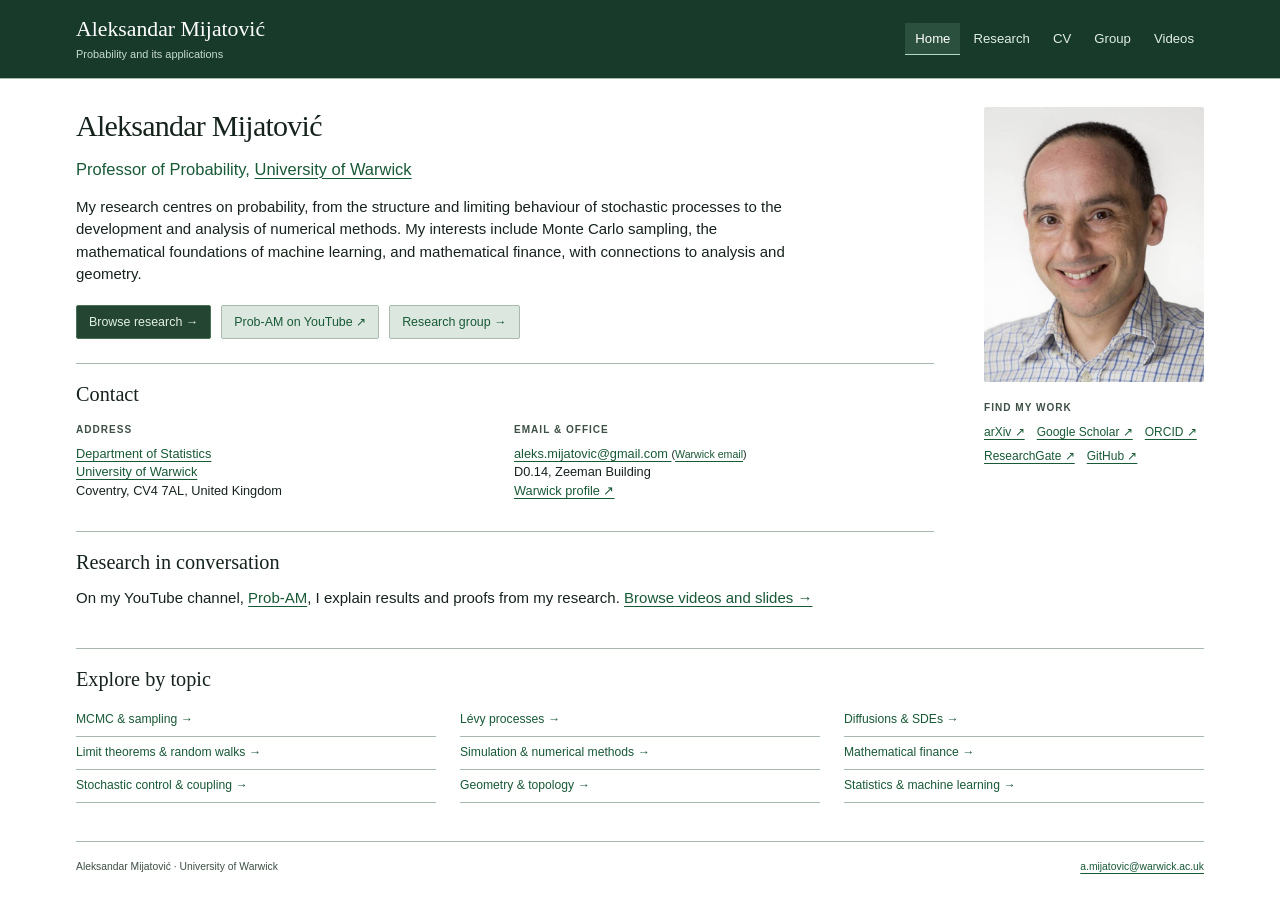
<file: index.html>
<!doctype html>
<html lang="en">
  <head>
    <meta charset="utf-8">
    <meta name="viewport" content="width=device-width, initial-scale=1">

    <title>Home · Aleksandar Mijatović</title>
    <meta
      name="description"
      content="Aleksandar Mijatović, Professor of Probability at the University of Warwick. Research, publications, CV, group and videos."
    >

    <link rel="stylesheet" href="style.css">
  </head>

  <body>
    <a class="skip-link" href="#main">Skip to content</a>

    <header class="site-header">
      <div class="header-inner">
        <a class="brand" href="index.html">
          <strong>Aleksandar Mijatović</strong>
          <span>Probability and its applications</span>
        </a>

        <nav aria-label="Main navigation">
          <a href="index.html" aria-current="page">Home</a>
          <a href="research.html">Research</a>
          <a href="cv.html">CV</a>
          <a href="group.html">Group</a>
          <a href="videos.html">Videos</a>
        </nav>
      </div>
    </header>

    <main id="main">
      <div class="home-layout">
        <div class="home-copy">
          <h1>Aleksandar Mijatović</h1>
          <p class="lead">
            Professor of Probability,
            <a href="https://warwick.ac.uk/">University of Warwick</a>
          </p>

          <p>
            My research centres on probability, from the structure and limiting
            behaviour of stochastic processes to the development and analysis of
            numerical methods. My interests include Monte Carlo sampling, the
            mathematical foundations of machine learning, and mathematical
            finance, with connections to analysis and geometry.
          </p>

          <div class="actions">
            <a class="button" href="research.html">
              Browse research →
            </a>
            <a
              class="button secondary"
              href="https://www.youtube.com/channel/UCXSoLS_uKebYZ9GzgAF0ZsA"
            >
              Prob-AM on YouTube ↗
            </a>
            <a class="button secondary" href="group.html">
              Research group →
            </a>
          </div>

          <section class="home-block">
            <h2>Contact</h2>

            <div class="contact-grid">
              <div>
                <span class="label">Address</span>
                <p>
                  <a href="https://warwick.ac.uk/fac/sci/statistics/">
                    Department of Statistics
                  </a>
                  <br>
                  <a href="https://warwick.ac.uk/">
                    University of Warwick
                  </a>
                  <br>
                  Coventry, CV4 7AL, United Kingdom
                </p>
              </div>

              <div>
                <span class="label">Email &amp; office</span>
                <p>
                  <a href="mailto:aleks.mijatovic@gmail.com">
                    aleks.mijatovic@gmail.com
                  </a>
                  <small>
                    (<a
                      href="mailto:a.mijatovic@warwick.ac.uk"
                      title="a.mijatovic@warwick.ac.uk"
                    >Warwick email</a>)
                  </small>
                  <br>
                  D0.14, Zeeman Building
                  <br>
                  <a href="https://warwick.ac.uk/fac/sci/statistics/staff/academic-research/mijatovic/">
                    Warwick profile ↗
                  </a>
                </p>
              </div>
            </div>
          </section>

          <section class="home-block">
            <h2>Research in conversation</h2>
            <p>
              On my YouTube channel,
              <a href="https://www.youtube.com/channel/UCXSoLS_uKebYZ9GzgAF0ZsA">Prob-AM</a>,
              I explain results and proofs from my research.
              <a href="videos.html">Browse videos and slides →</a>
            </p>
          </section>
        </div>

        <aside class="profile">
          <img
            class="portrait"
            src="portrait.jpg"
            alt="Portrait of Aleksandar Mijatović"
            width="400"
            height="500"
          >

          <div class="profile-links">
            <span class="label">Find my work</span>

            <a href="https://arxiv.org/search/?searchtype=author&amp;query=Mijatovi%C4%87%2C+A">
              arXiv ↗
            </a>
            <a href="https://scholar.google.co.uk/citations?user=h6xcIUsAAAAJ&amp;hl=en">
              Google Scholar ↗
            </a>
            <a href="https://orcid.org/0000-0003-0531-3551">
              ORCID ↗
            </a>
            <a href="https://www.researchgate.net/profile/Aleksandar-Mijatovic-3">
              ResearchGate ↗
            </a>
            <a href="https://github.com/aleks-mijatovic">
              GitHub ↗
            </a>
          </div>
        </aside>
      </div>

      <section class="topic-section">
        <h2>Explore by topic</h2>

        <div class="topic-grid">
          <a href="research.html?topic=sampling">
            MCMC &amp; sampling →
          </a>
          <a href="research.html?topic=levy">
            Lévy processes →
          </a>
          <a href="research.html?topic=diffusions">
            Diffusions &amp; SDEs →
          </a>
          <a href="research.html?topic=limits">
            Limit theorems &amp; random walks →
          </a>
          <a href="research.html?topic=numerics">
            Simulation &amp; numerical methods →
          </a>
          <a href="research.html?topic=finance">
            Mathematical finance →
          </a>
          <a href="research.html?topic=control">
            Stochastic control &amp; coupling →
          </a>
          <a href="research.html?topic=geometry">
            Geometry &amp; topology →
          </a>
          <a href="research.html?topic=ml">
            Statistics &amp; machine learning →
          </a>
        </div>
      </section>
    </main>

    <footer>
      <span>Aleksandar Mijatović · University of Warwick</span>
      <a href="mailto:a.mijatovic@warwick.ac.uk">
        a.mijatovic@warwick.ac.uk
      </a>
    </footer>
  </body>
</html>
</file>
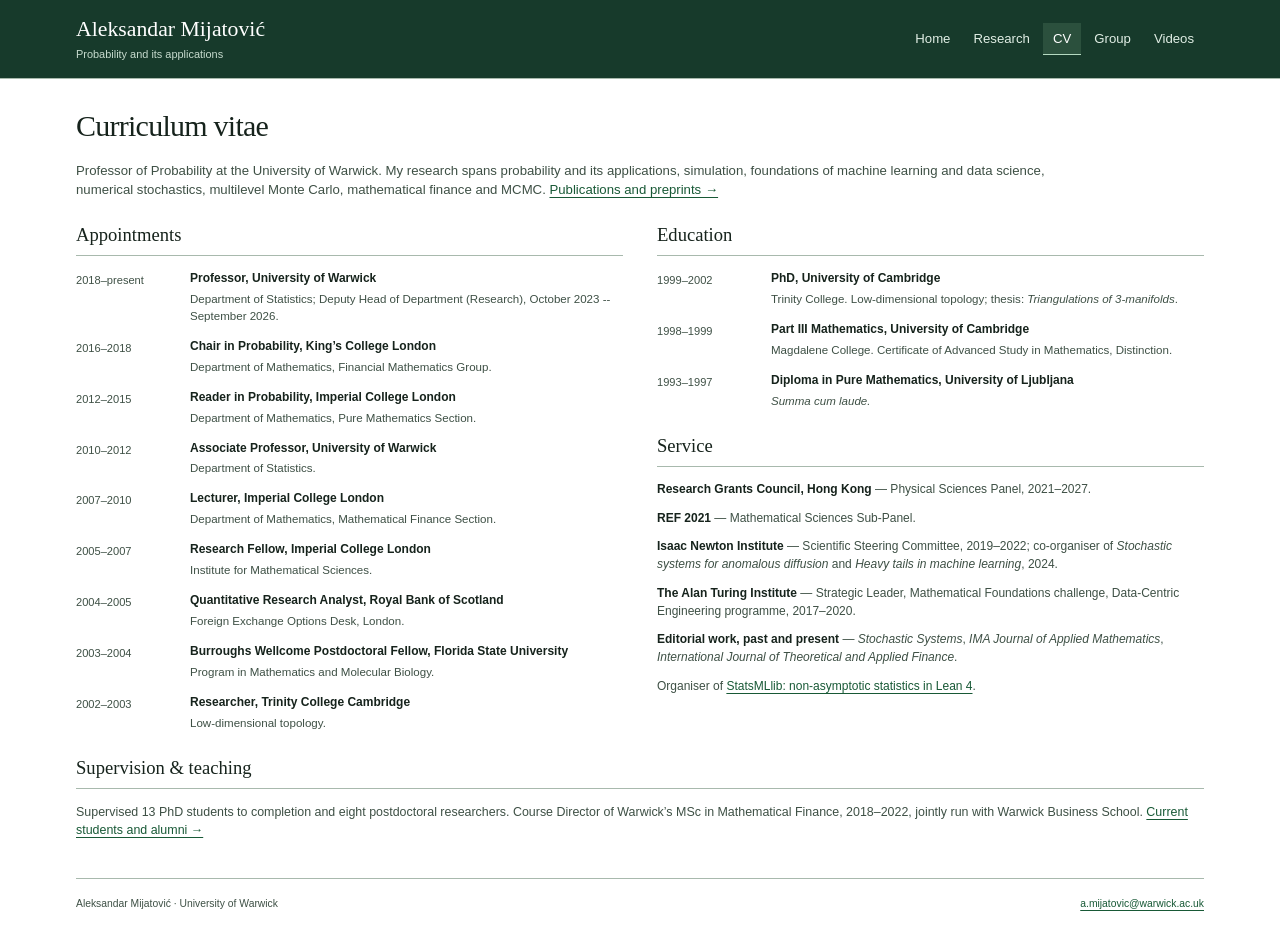
<file: cv.html>
<!doctype html>
<html lang="en"><head><meta charset="utf-8"><meta name="viewport" content="width=device-width, initial-scale=1">
<title>Curriculum vitae · Aleksandar Mijatović</title><meta name="description" content="Aleksandar Mijatović, Professor of Probability at the University of Warwick. Research, publications, CV, group and videos.">
<link rel="stylesheet" href="style.css"></head>
<body><a class="skip-link" href="#main">Skip to content</a><header class="site-header"><div class="header-inner"><a class="brand" href="index.html"><strong>Aleksandar Mijatović</strong><span>Probability and its applications</span></a><nav aria-label="Main navigation"><a href="index.html">Home</a><a href="research.html">Research</a><a href="cv.html" aria-current="page">CV</a><a href="group.html">Group</a><a href="videos.html">Videos</a></nav></div></header>
<main id="main"><div class="page-heading compact-heading"><h1>Curriculum vitae</h1></div><p class="cv-intro">Professor of Probability at the University of Warwick. My research spans probability and its applications, simulation, foundations of machine learning and data science, numerical stochastics, multilevel Monte Carlo, mathematical finance and MCMC. <a href="research.html">Publications and preprints →</a></p>
<div class="cv-grid">
<section class="cv-section"><h2>Appointments</h2>
<dl class="cv-timeline">
<dt>2018–present</dt><dd><strong>Professor, University of Warwick</strong><span>Department of Statistics; Deputy Head of Department (Research), October 2023 -- September 2026.</span></dd>
<dt>2016–2018</dt><dd><strong>Chair in Probability, King’s College London</strong><span>Department of Mathematics, Financial Mathematics Group.</span></dd>
<dt>2012–2015</dt><dd><strong>Reader in Probability, Imperial College London</strong><span>Department of Mathematics, Pure Mathematics Section.</span></dd>
<dt>2010–2012</dt><dd><strong>Associate Professor, University of Warwick</strong><span>Department of Statistics.</span></dd>
<dt>2007–2010</dt><dd><strong>Lecturer, Imperial College London</strong><span>Department of Mathematics, Mathematical Finance Section.</span></dd>
<dt>2005–2007</dt><dd><strong>Research Fellow, Imperial College London</strong><span>Institute for Mathematical Sciences.</span></dd>
<dt>2004–2005</dt><dd><strong>Quantitative Research Analyst, Royal Bank of Scotland</strong><span>Foreign Exchange Options Desk, London.</span></dd>
<dt>2003–2004</dt><dd><strong>Burroughs Wellcome Postdoctoral Fellow, Florida State University</strong><span>Program in Mathematics and Molecular Biology.</span></dd>
<dt>2002–2003</dt><dd><strong>Researcher, Trinity College Cambridge</strong><span>Low-dimensional topology.</span></dd>
</dl></section>
<div>
<section class="cv-section"><h2>Education</h2>
<dl class="cv-timeline">
<dt>1999–2002</dt><dd><strong>PhD, University of Cambridge</strong><span>Trinity College. Low-dimensional topology; thesis: <em>Triangulations of 3-manifolds</em>.</span></dd>
<dt>1998–1999</dt><dd><strong>Part III Mathematics, University of Cambridge</strong><span>Magdalene College. Certificate of Advanced Study in Mathematics, Distinction.</span></dd>
<dt>1993–1997</dt><dd><strong>Diploma in Pure Mathematics, University of Ljubljana</strong><span><em>Summa cum laude.</em></span></dd>
</dl></section>
<section class="cv-section"><h2>Service</h2>
<ul class="cv-service">
<li><strong>Research Grants Council, Hong Kong</strong> — Physical Sciences Panel, 2021–2027.</li>
<li><strong>REF 2021</strong> — Mathematical Sciences Sub-Panel.</li>
<li><strong>Isaac Newton Institute</strong> — Scientific Steering Committee, 2019–2022; co-organiser of <em>Stochastic systems for anomalous diffusion</em> and <em>Heavy tails in machine learning</em>, 2024.</li>
<li><strong>The Alan Turing Institute</strong> — Strategic Leader, Mathematical Foundations challenge, Data-Centric Engineering programme, 2017–2020.</li>
<li><strong>Editorial work, past and present</strong> — <em>Stochastic Systems</em>, <em>IMA Journal of Applied Mathematics</em>, <em>International Journal of Theoretical and Applied Finance</em>.</li>
<li>Organiser of <a href="https://statsmllib.github.io/">StatsMLlib: non-asymptotic statistics in Lean 4</a>.</li>
</ul></section>
</div></div>
<section class="cv-section cv-supervision"><h2>Supervision & teaching</h2><p>Supervised 13 PhD students to completion and eight postdoctoral researchers. Course Director of Warwick’s MSc in Mathematical Finance, 2018–2022, jointly run with Warwick Business School. <a href="group.html">Current students and alumni →</a></p></section>
</main><footer><span>Aleksandar Mijatović · University of Warwick</span><a href="mailto:a.mijatovic@warwick.ac.uk">a.mijatovic@warwick.ac.uk</a></footer></body></html>
</file>
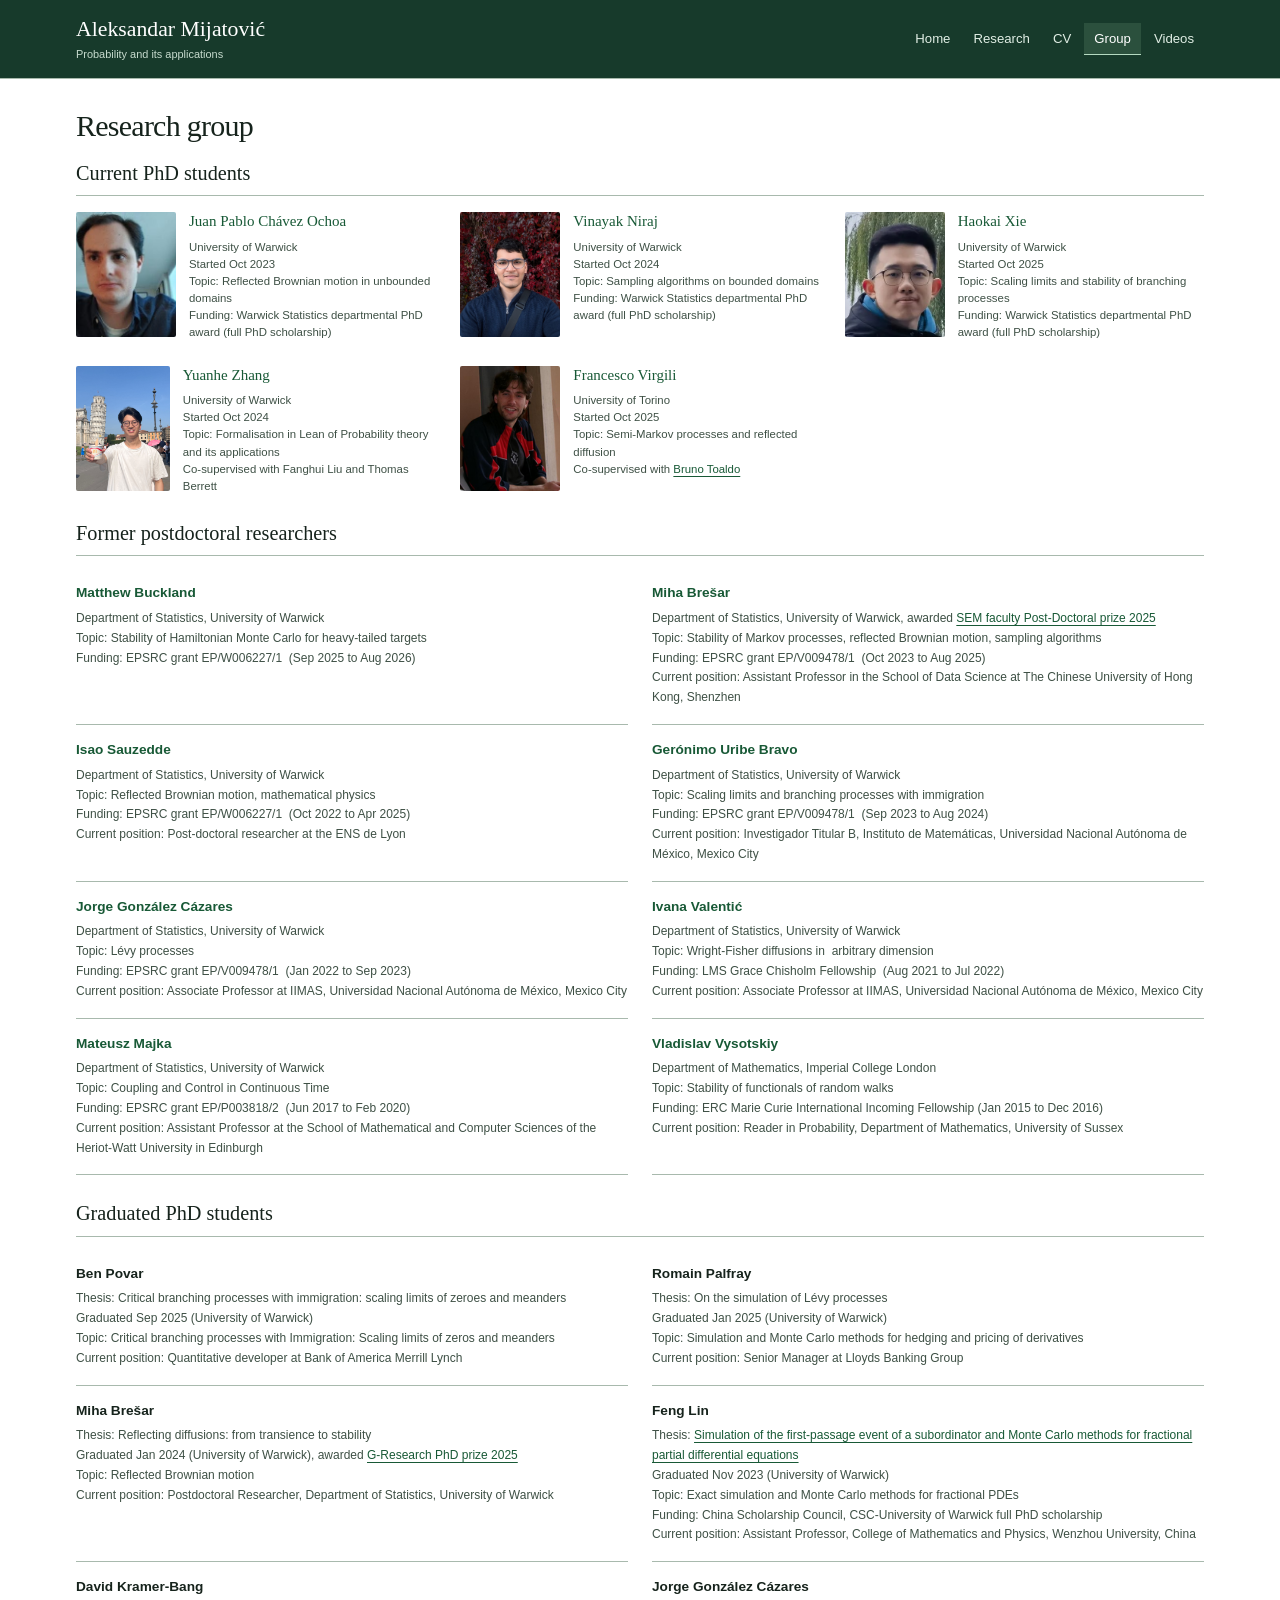
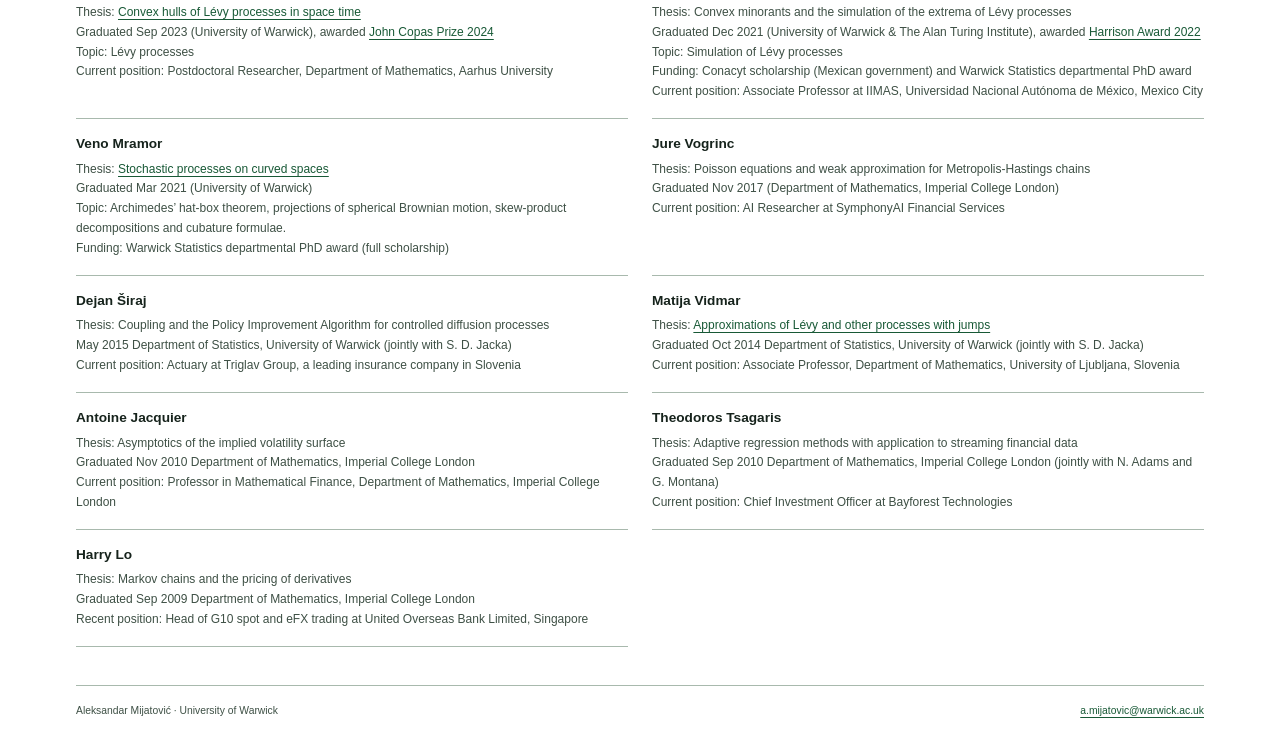
<file: group.html>
<!doctype html>
<html lang="en"><head><meta charset="utf-8"><meta name="viewport" content="width=device-width, initial-scale=1">
<title>Research group · Aleksandar Mijatović</title><meta name="description" content="Aleksandar Mijatović, Professor of Probability at the University of Warwick. Research, publications, CV, group and videos.">
<link rel="stylesheet" href="style.css"></head>
<body><a class="skip-link" href="#main">Skip to content</a><header class="site-header"><div class="header-inner"><a class="brand" href="index.html"><strong>Aleksandar Mijatović</strong><span>Probability and its applications</span></a><nav aria-label="Main navigation"><a href="index.html">Home</a><a href="research.html">Research</a><a href="cv.html">CV</a><a href="group.html" aria-current="page">Group</a><a href="videos.html">Videos</a></nav></div></header>
<main id="main"><div class="page-heading compact-heading"><h1>Research group</h1></div><section id="current-phd-students" class="group-section"><h2>Current PhD students</h2><div class="member-grid"><article class="member"><img src="person-juan-pablo-chavez-ochoa.jpg" alt="Juan Pablo Chávez Ochoa" width="160" height="180" loading="lazy"><div><h3><a href="https://warwick.ac.uk/fac/sci/statistics/staff/research_students/chavezochoa">Juan Pablo Chávez Ochoa</a></h3><p>University of Warwick <br>Started Oct 2023 <br>Topic: Reflected Brownian motion in unbounded domains <br>Funding: Warwick Statistics departmental PhD award (full PhD scholarship)</p></div></article><article class="member"><img src="person-vinayak-niraj.jpg" alt="Vinayak Niraj" width="160" height="180" loading="lazy"><div><h3><a href="https://warwick.ac.uk/fac/sci/statistics/staff/research_students/niraj/">Vinayak Niraj</a></h3><p>University of Warwick <br>Started Oct 2024 <br>Topic: Sampling algorithms on bounded domains <br>Funding: Warwick Statistics departmental PhD award (full PhD scholarship)</p></div></article><article class="member"><img src="person-haokai-xie.jpg" alt="Haokai Xie" width="160" height="180" loading="lazy"><div><h3><a href="https://warwick.ac.uk/fac/sci/statistics/staff/research_students/xie/">Haokai Xie</a></h3><p>University of Warwick <br>Started Oct 2025 <br>Topic: Scaling limits and stability of branching processes<br>Funding: Warwick Statistics departmental PhD award (full PhD scholarship)</p></div></article><article class="member"><img src="person-yuanhe-zhang.jpg" alt="Yuanhe Zhang" width="160" height="180" loading="lazy"><div><h3><a href="https://warwick.ac.uk/fac/sci/statistics/staff/research_students/yuanhezhang/">Yuanhe Zhang</a></h3><p>University of Warwick <br>Started Oct 2024 <br>Topic: Formalisation in Lean of Probability theory and its applications <br>Co-supervised with Fanghui Liu and Thomas Berrett</p></div></article><article class="member"><img src="person-francesco-virgili.png" alt="Francesco Virgili" width="160" height="180" loading="lazy"><div><h3><a href="https://www.mathphd.unito.it/do/studenti.pl/Show?_id=1101739#profilo">Francesco Virgili</a></h3><p>University of Torino <br>Started Oct 2025 <br>Topic: Semi-Markov processes and reflected diffusion<br>Co-supervised with <a href="https://sites.google.com/site/btoaldo/home">Bruno Toaldo</a></p></div></article></div></section><section id="former-postdoctoral-researchers" class="group-section"><h2>Former postdoctoral researchers</h2><div class="alumni-grid"><article class="alumnus"><h3><strong><a href="https://warwick.ac.uk/fac/sci/statistics/staff/academic-research/buckland/">Matthew Buckland</a></strong></h3><p>Department of Statistics, University of Warwick<br>Topic: Stability of Hamiltonian Monte Carlo for heavy-tailed targets <br>Funding: EPSRC grant EP/W006227/1  (Sep 2025 to Aug 2026)</p></article><article class="alumnus"><h3><strong><a href="https://sites.google.com/view/mihabresar">Miha Brešar</a></strong></h3><p>Department of Statistics, University of Warwick, awarded <a href="https://warwick.ac.uk/fac/sci/research/facultyprizes/">SEM faculty Post-Doctoral prize 2025	<br></a>Topic: Stability of Markov processes, reflected Brownian motion, sampling algorithms  <br>Funding: EPSRC grant EP/V009478/1  (Oct 2023 to Aug 2025) <br>Current position: Assistant Professor in the School of Data Science at The Chinese University of Hong Kong, Shenzhen</p></article><article class="alumnus"><h3><strong><a href="https://perso.ens-lyon.fr/isao.sauzedde/">Isao Sauzedde</a></strong></h3><p>Department of Statistics, University of Warwick 	<br>Topic: Reflected Brownian motion, mathematical physics <br>Funding: EPSRC grant EP/W006227/1  (Oct 2022 to Apr 2025) <br>Current position: Post-doctoral researcher at the ENS de Lyon</p></article><article class="alumnus"><h3><strong><a href="https://warwick.ac.uk/fac/sci/statistics/staff/academic-research/uribebravo">Gerónimo Uribe Bravo</a></strong></h3><p>Department of Statistics, University of Warwick 	<br>Topic: Scaling limits and branching processes with immigration<br>Funding: EPSRC grant EP/V009478/1  (Sep 2023 to Aug 2024)<br>Current position: Investigador Titular B, Instituto de Matemáticas, Universidad Nacional Autónoma de México, Mexico City</p></article><article class="alumnus"><h3><strong><a href="https://www.iimas.unam.mx/directorio/?idsis=34">Jorge González Cázares</a></strong></h3><p>Department of Statistics, University of Warwick 	<br>Topic: Lévy processes<br>Funding: EPSRC grant EP/V009478/1  (Jan 2022 to Sep 2023) <br>Current position: Associate Professor at IIMAS, Universidad Nacional Autónoma de México, Mexico City</p></article><article class="alumnus"><h3><strong><a href="https://web.math.pmf.unizg.hr/~ivalentic/">Ivana Valentić</a></strong></h3><p>Department of Statistics, University of Warwick 	<br>Topic: Wright-Fisher diffusions in  arbitrary dimension<br>Funding: LMS Grace Chisholm Fellowship  (Aug 2021 to Jul 2022) <br>Current position: Associate Professor at IIMAS, Universidad Nacional Autónoma de México, Mexico City</p></article><article class="alumnus"><h3><strong><a href="https://sites.google.com/site/mateuszbmajka/">Mateusz Majka</a></strong></h3><p>Department of Statistics, University of Warwick 	<br>Topic: Coupling and Control in Continuous Time<br>Funding: EPSRC grant EP/P003818/2  (Jun 2017 to Feb 2020) <br>Current position: Assistant Professor at the School of Mathematical and Computer Sciences of the Heriot-Watt University in Edinburgh</p></article><article class="alumnus"><h3><strong><a href="https://profiles.sussex.ac.uk/p406081-vladislav-vysotskiy">Vladislav Vysotskiy</a></strong></h3><p>Department of Mathematics, Imperial College London <br>Topic: Stability of functionals of random walks<br>Funding: ERC Marie Curie International Incoming Fellowship (Jan 2015 to Dec 2016) <br>Current position: Reader in Probability, Department of Mathematics, University of Sussex</p></article></div></section><section id="graduated-phd-students" class="group-section"><h2>Graduated PhD students</h2><div class="alumni-grid"><article class="alumnus"><h3><strong>Ben Povar</strong></h3><p>Thesis: Critical branching processes with immigration: scaling limits of zeroes and meanders <br>Graduated Sep 2025 (University of Warwick) <br>Topic: Critical branching processes with Immigration: Scaling limits of zeros and meanders <br>Current position: Quantitative developer at Bank of America Merrill Lynch</p></article><article class="alumnus"><h3><strong>Romain Palfray</strong></h3><p>Thesis: On the simulation of Lévy processes <br>Graduated Jan 2025 (University of Warwick) <br>Topic: Simulation and Monte Carlo methods for hedging and pricing of derivatives <br>Current position: Senior Manager at Lloyds Banking Group</p></article><article class="alumnus"><h3><strong>Miha Brešar</strong></h3><p>Thesis: Reflecting diffusions: from transience to stability <br>Graduated Jan 2024 (University of Warwick), awarded <a href="https://warwick.ac.uk/fac/sci/statistics/postgrad/gradstudentprizes/">G-Research PhD prize 2025</a> <br>Topic: Reflected Brownian motion <br>Current position: Postdoctoral Researcher, Department of Statistics, University of Warwick</p></article><article class="alumnus"><h3><strong>Feng Lin</strong></h3><p>Thesis: <a href="https://drive.google.com/file/d/1HG4sN7Ah6u-8KwNl7gJMPip8Y3h7MxgQ/view?usp=drive_link">Simulation of the first-passage event of a subordinator and Monte Carlo methods for fractional partial differential equations</a> <br>Graduated Nov 2023 (University of Warwick) <br>Topic: Exact simulation and Monte Carlo methods for fractional PDEs <br>Funding: China Scholarship Council, CSC-University of Warwick full PhD scholarship<br>Current position: Assistant Professor, College of Mathematics and Physics, Wenzhou University, China</p></article><article class="alumnus"><h3><strong>David Kramer-Bang</strong></h3><p>Thesis: <a href="https://drive.google.com/file/d/1ub8vQCSZUY85HiJy48CWOs_6L-NcJQ6S/view?usp=drive_link">Convex hulls of Lévy processes in space time</a> <br>Graduated Sep 2023 (University of Warwick), awarded <a href="https://warwick.ac.uk/fac/sci/statistics/postgrad/gradstudentprizes/">John Copas Prize 2024</a> <br>Topic: Lévy processes <br>Current position: Postdoctoral Researcher, Department of Mathematics, Aarhus University</p></article><article class="alumnus"><h3><strong>Jorge González Cázares</strong></h3><p>Thesis: Convex minorants and the simulation of the extrema of Lévy processes <br>Graduated Dec 2021 (University of Warwick &amp; The Alan Turing Institute), awarded <a href="https://warwick.ac.uk/fac/sci/statistics/postgrad/gradstudentprizes/">Harrison Award 2022</a> <br>Topic: Simulation of Lévy processes <br>Funding: Conacyt scholarship (Mexican government) and Warwick Statistics departmental PhD award<br>Current position: Associate Professor at IIMAS, Universidad Nacional Autónoma de México, Mexico City</p></article><article class="alumnus"><h3><strong>Veno Mramor</strong></h3><p>Thesis: <a href="https://drive.google.com/file/d/11s6_f5cJk9UQJG6kTjf9oldSfF0eZpvP/view?usp=share_link">Stochastic processes on curved spaces</a><br>Graduated Mar 2021 (University of Warwick)<br>Topic: Archimedes’ hat-box theorem, projections of spherical Brownian motion, skew-product decompositions and cubature formulae.<br>Funding: Warwick Statistics departmental PhD award (full scholarship)</p></article><article class="alumnus"><h3><strong>Jure Vogrinc</strong></h3><p>Thesis: Poisson equations and weak approximation for Metropolis-Hastings chains<br>Graduated Nov 2017 (Department of Mathematics, Imperial College London)<br>Current position: AI Researcher at SymphonyAI Financial Services</p></article><article class="alumnus"><h3><strong>Dejan Širaj</strong></h3><p>Thesis: Coupling and the Policy Improvement Algorithm for controlled diffusion processes <br>May 2015 Department of Statistics, University of Warwick (jointly with S. D. Jacka)<br>Current position: Actuary at Triglav Group, a leading insurance company in Slovenia</p></article><article class="alumnus"><h3><strong>Matija Vidmar</strong></h3><p>Thesis: <a href="https://drive.google.com/file/d/1MOK4orwJLbaKhAJJLet2IJ5sO6Rk6NvM/view?usp=share_link">Approximations of Lévy and other processes with jumps</a><br>Graduated Oct 2014 Department of Statistics, University of Warwick (jointly with S. D. Jacka)<br>Current position: Associate Professor, Department of Mathematics, University of Ljubljana, Slovenia</p></article><article class="alumnus"><h3><strong>Antoine Jacquier</strong></h3><p>Thesis: Asymptotics of the implied volatility surface<br>Graduated Nov 2010 Department of Mathematics, Imperial College London<br>Current position: Professor in Mathematical Finance, Department of Mathematics, Imperial College London</p></article><article class="alumnus"><h3><strong>Theodoros Tsagaris</strong></h3><p>Thesis: Adaptive regression methods with application to streaming financial data<br>Graduated Sep 2010 Department of Mathematics, Imperial College London (jointly with N. Adams and G. Montana)<br>Current position: Chief Investment Officer at Bayforest Technologies</p></article><article class="alumnus"><h3><strong>Harry Lo</strong></h3><p>Thesis: Markov chains and the pricing of derivatives<br>Graduated Sep 2009 Department of Mathematics, Imperial College London <br>Recent position: Head of G10 spot and eFX trading at United Overseas Bank Limited, Singapore</p></article></div></section></main><footer><span>Aleksandar Mijatović · University of Warwick</span><a href="mailto:a.mijatovic@warwick.ac.uk">a.mijatovic@warwick.ac.uk</a></footer></body></html>
</file>
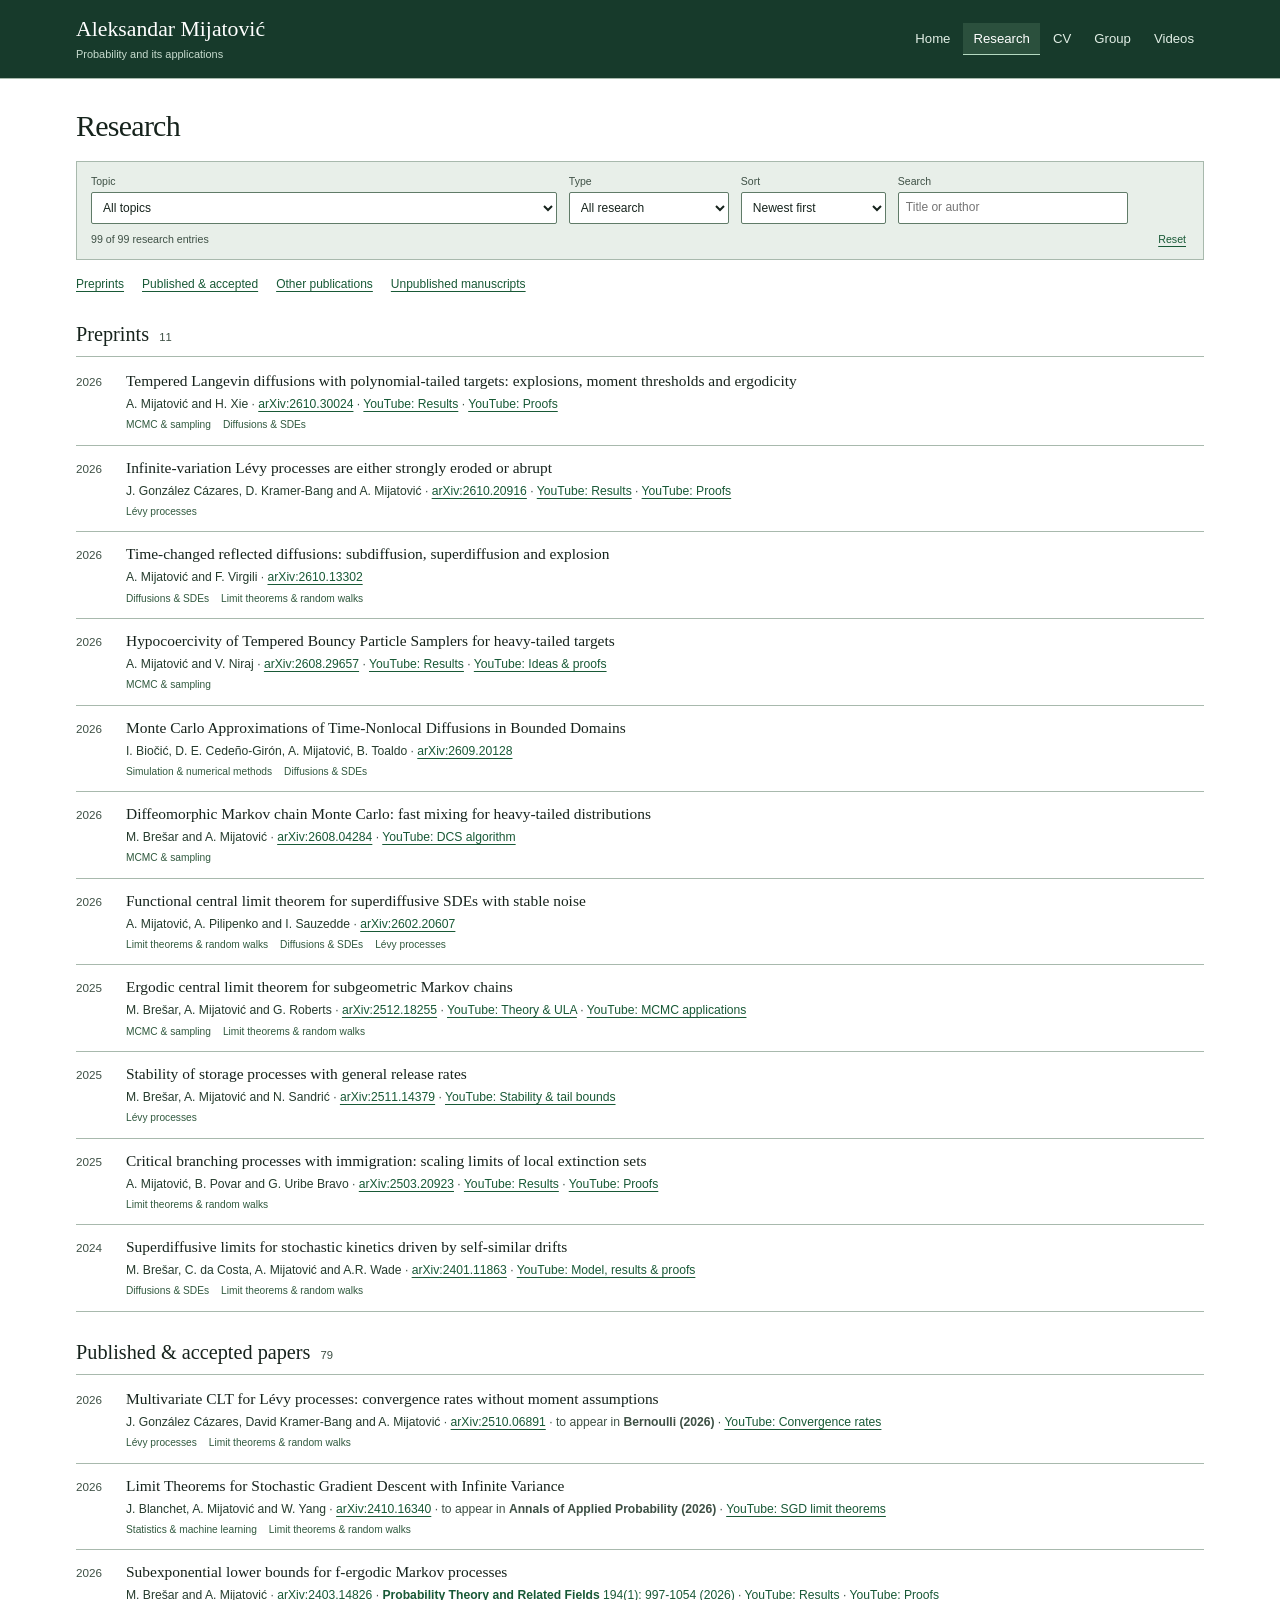
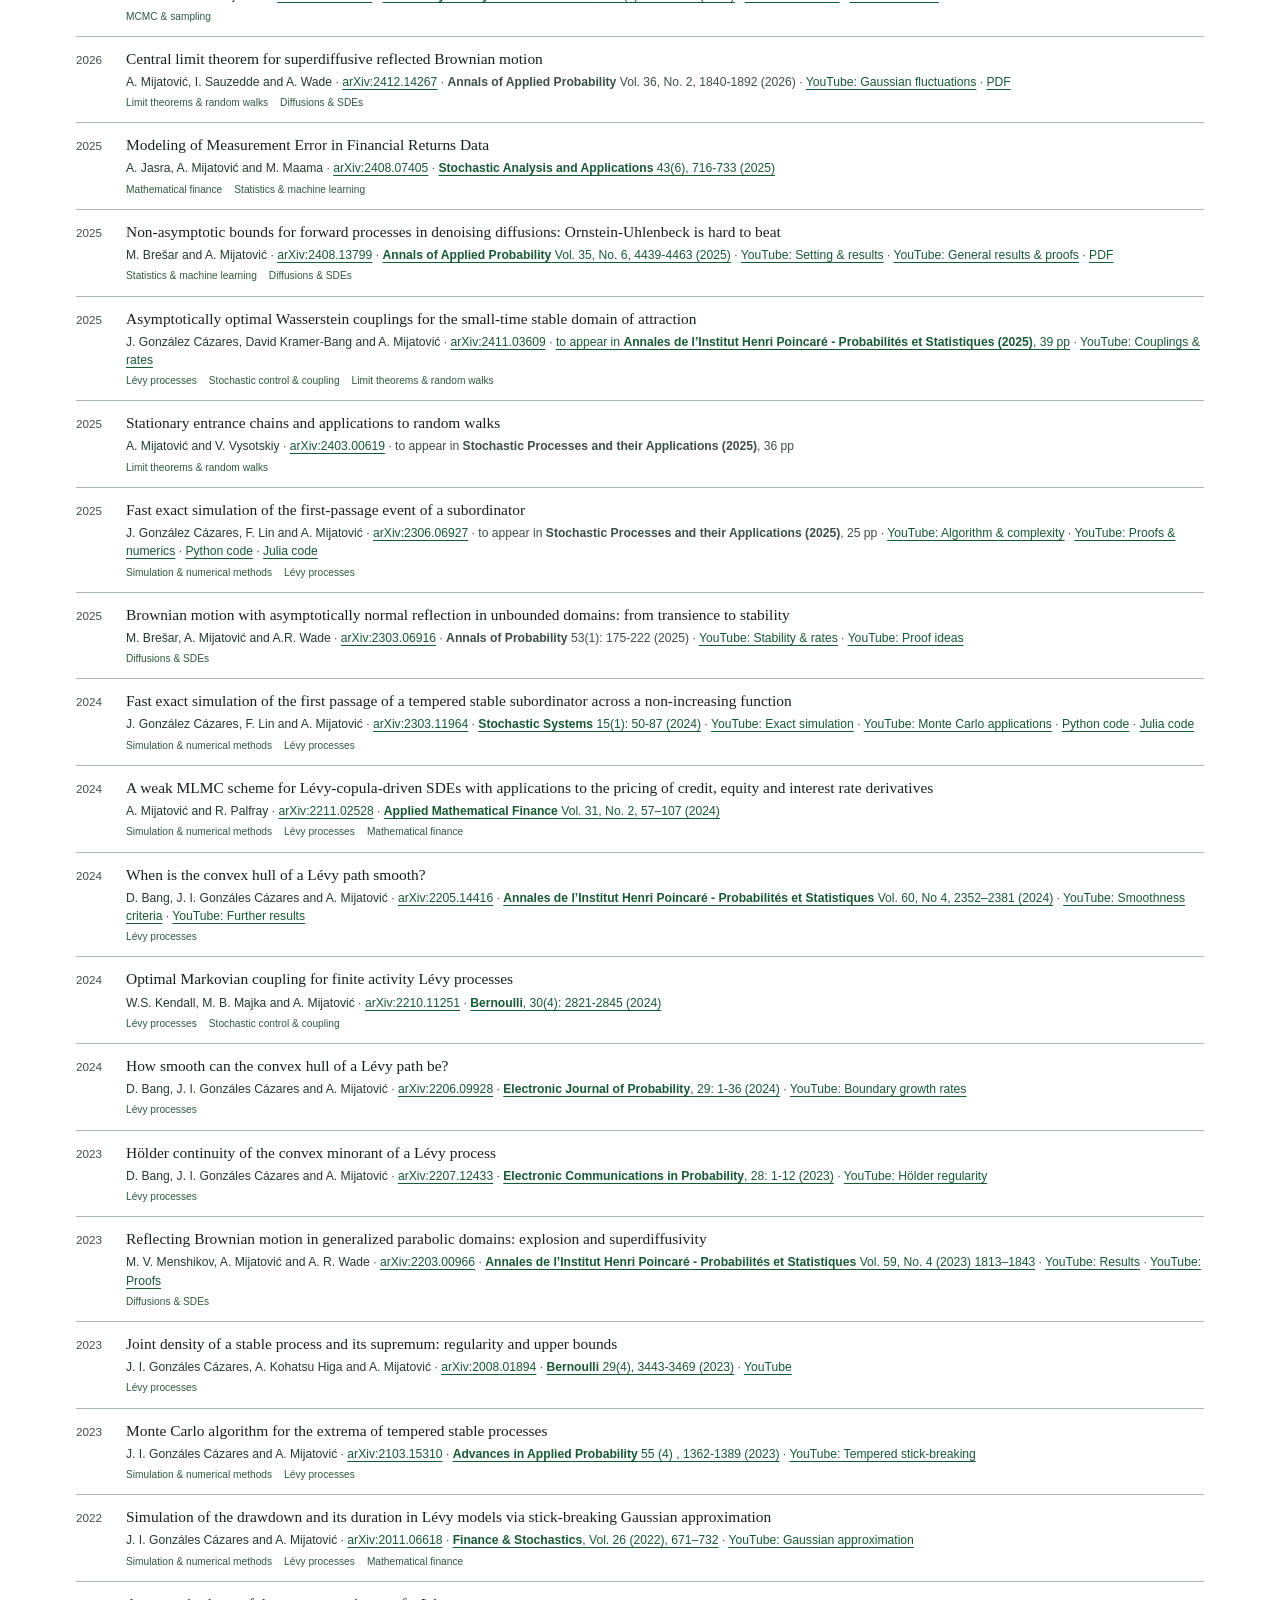
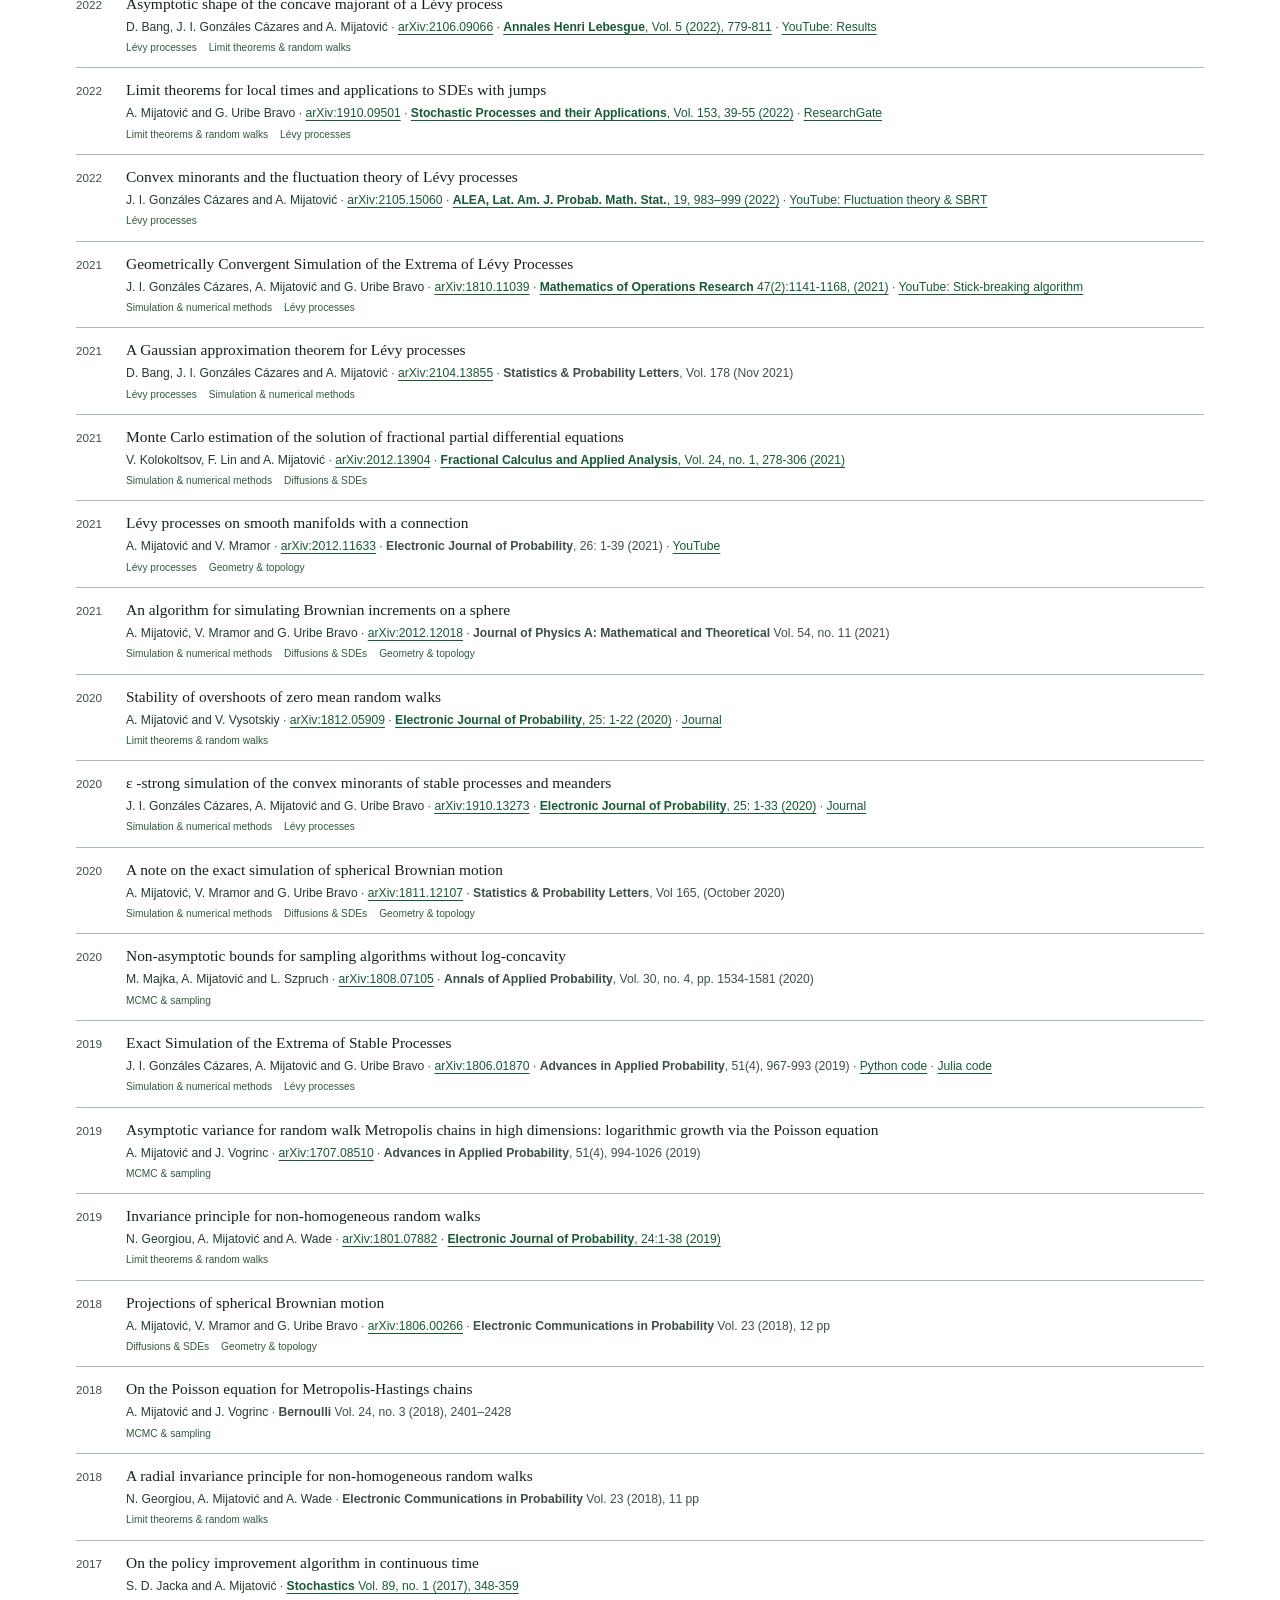
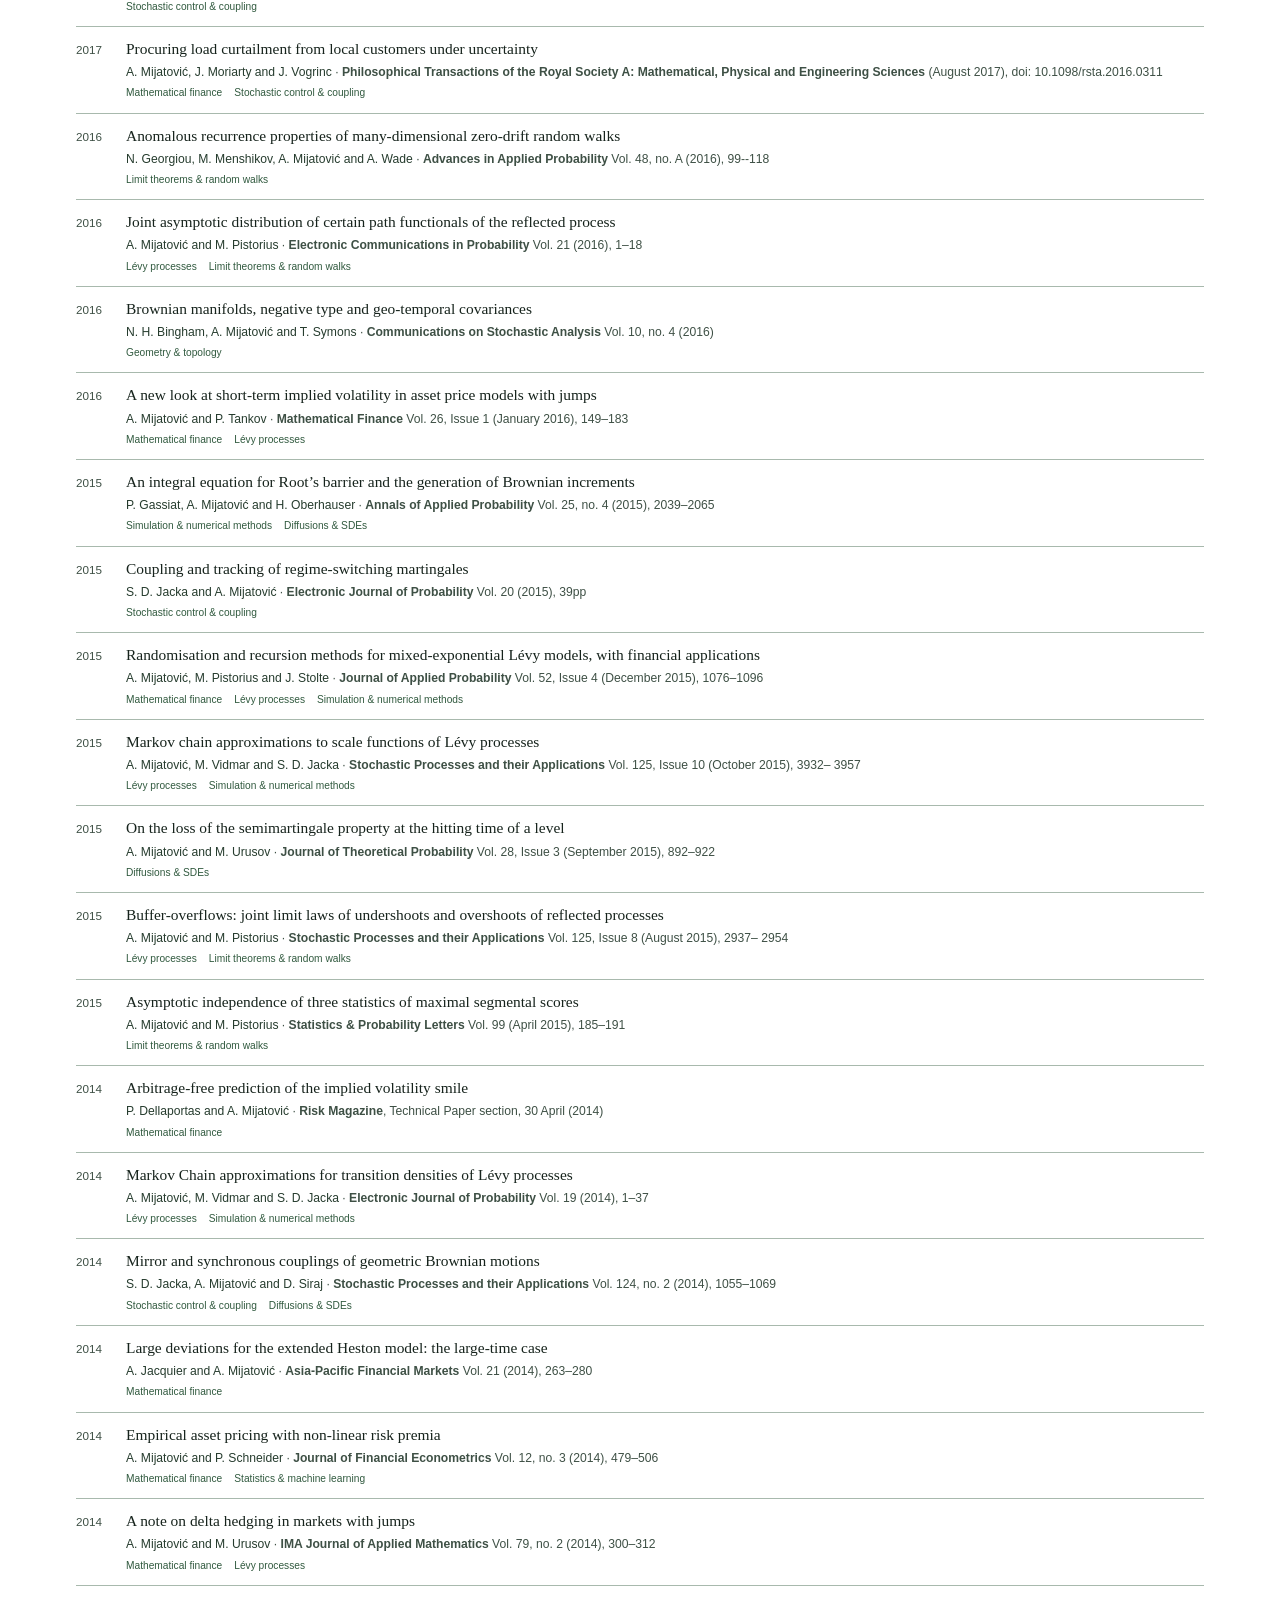
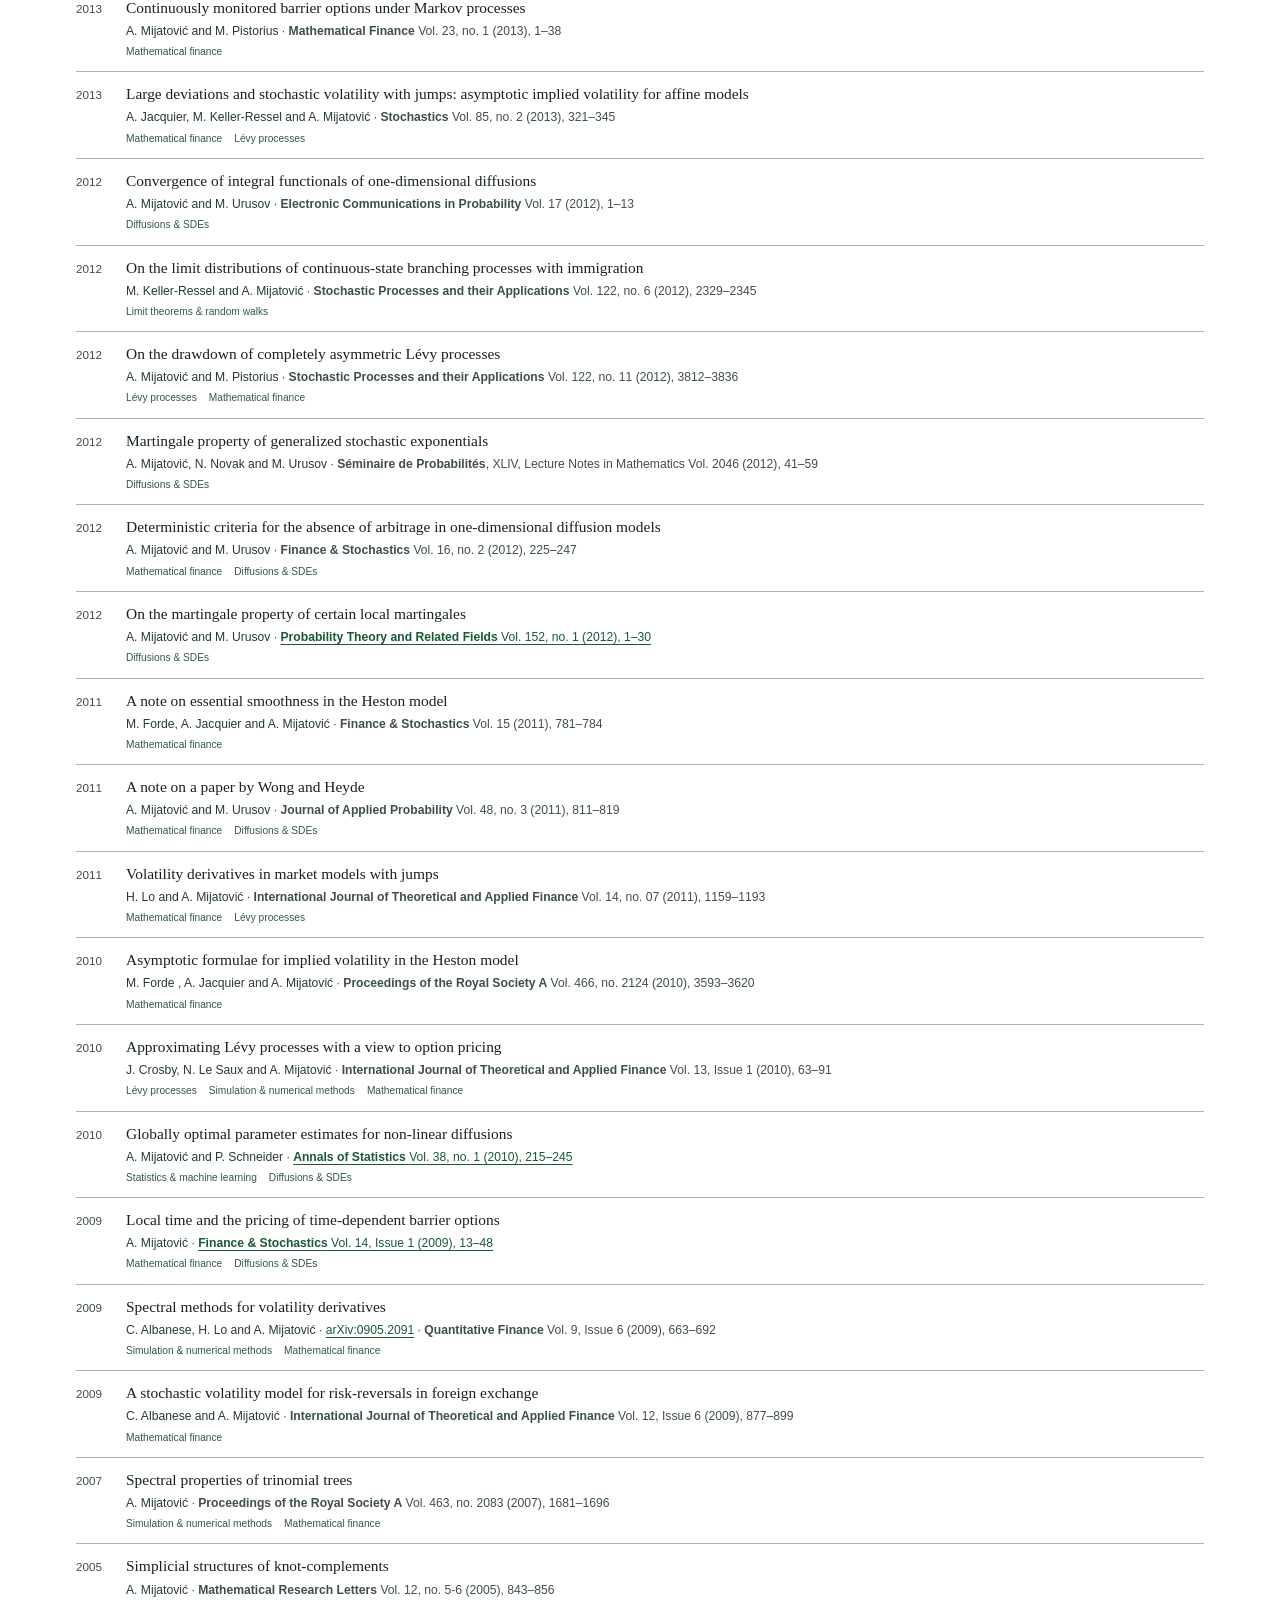
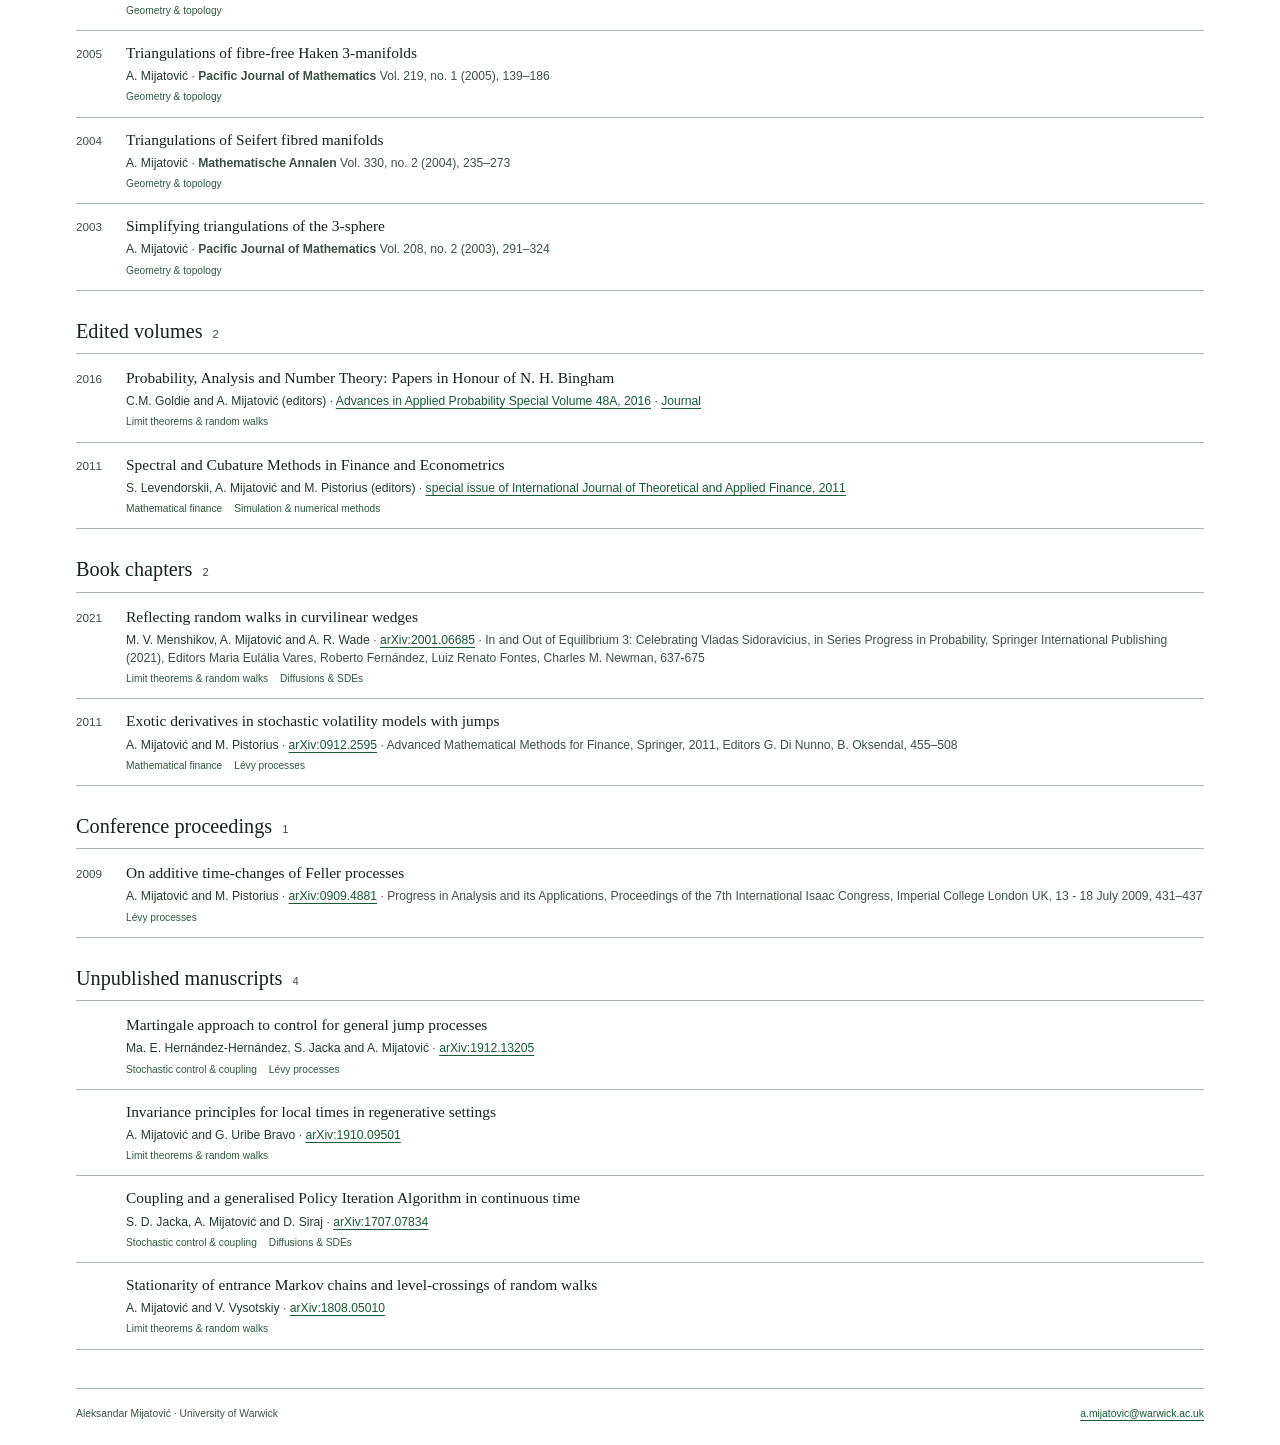
<file: research.html>
<!doctype html>
<html lang="en">
  <head>
    <meta charset="utf-8">
    <meta name="viewport" content="width=device-width, initial-scale=1">
    <title>Research · Aleksandar Mijatović</title>
    <meta name="description" content="Aleksandar Mijatović, Professor of Probability at the University of Warwick. Research, publications, CV, group and videos.">
    <link rel="stylesheet" href="style.css">
    <style>
      .research-section { margin-top: 28px; }
      .research-section > h2 { border-bottom: 1px solid var(--line); padding-bottom: 9px; margin: 0 0 2px; font-size: 1.35rem; }
      .research-section > h2 small { font: 400 .75rem/1.4 -apple-system, BlinkMacSystemFont, "Segoe UI", sans-serif; color: var(--muted); margin-left: 10px; }
      .journal { font-weight: 700; }
      .section-jumps { display: flex; gap: 8px 18px; flex-wrap: wrap; margin: 16px 0; }
      .section-jumps a { font-size: .8rem; }
      .research-section .group-heading { font-size: 1.05rem; margin-top: 18px; }
    </style>
    <script src="research.js" defer></script>
  </head>
  <body>
    <a class="skip-link" href="#main">Skip to content</a>
    <header class="site-header">
      <div class="header-inner">
        <a class="brand" href="index.html">
          <strong>Aleksandar Mijatović</strong>
          <span>Probability and its applications</span>
        </a>
        <nav aria-label="Main navigation">
          <a href="index.html">Home</a>
          <a href="research.html" aria-current="page">Research</a>
          <a href="cv.html">CV</a>
          <a href="group.html">Group</a>
          <a href="videos.html">Videos</a>
        </nav>
      </div>
    </header>
    <main id="main">
      <div class="page-heading compact-heading">
        <h1>Research</h1>
      </div>
      <form class="filters" id="filters" role="search">
        <div class="filter-row">
          <label>Topic<select id="topic"><option value="all">All topics</option><option value="sampling">MCMC &amp; sampling</option><option value="levy">Lévy processes</option><option value="diffusions">Diffusions &amp; SDEs</option><option value="limits">Limit theorems &amp; random walks</option><option value="numerics">Simulation &amp; numerical methods</option><option value="finance">Mathematical finance</option><option value="control">Stochastic control &amp; coupling</option><option value="geometry">Geometry &amp; topology</option><option value="ml">Statistics &amp; machine learning</option></select></label>
          <label class="type-filter">Type<select id="section"><option value="all">All research</option><option value="Preprints">Preprints</option><option value="Publications">Published &amp; accepted papers</option><option value="Edited volumes">Edited volumes</option><option value="Book chapters">Book chapters</option><option value="Conference proceedings">Conference proceedings</option><option value="Manuscripts">Unpublished manuscripts</option></select></label>
          <label>Sort<select id="sort"><option value="newest">Newest first</option><option value="oldest">Oldest first</option><option value="title">Title A–Z</option><option value="topic">Topic A–Z</option></select></label>
          <label class="search-label">Search<input type="search" id="query" placeholder="Title or author" autocomplete="off"></label>
        </div>
        <div class="filter-summary">
          <span id="result-count" role="status" aria-live="polite">98 research entries</span>
          <button type="reset" class="reset">Reset</button>
        </div>
      </form>
      <nav class="section-jumps" aria-label="Research sections">
        <a href="#preprints">Preprints</a>
        <a href="#publications">Published & accepted</a>
        <a href="#edited-volumes">Other publications</a>
        <a href="#manuscripts">Unpublished manuscripts</a>
      </nav>
      <noscript>
        <p>All entries are listed below. Enable JavaScript to filter and sort.</p>
      </noscript>
      <div id="papers">
        <section class="research-section" id="preprints" data-section="Preprints">
          <h2>Preprints</h2>
          <article
  class="paper"
  id="paper-99"
  data-year="2026"
  data-section="Preprints"
  data-topics="sampling diffusions"
  data-topic-names="MCMC &amp; sampling Diffusions &amp; SDEs"
  data-primary-topic="MCMC &amp; sampling"
>
  <span class="paper-year">2026</span>

  <div class="paper-body">
    <h3>
      Tempered Langevin diffusions with polynomial-tailed targets:
      explosions, moment thresholds and ergodicity
    </h3>

    <p class="citation">
      <span class="authors">A. Mijatović and H. Xie</span>
      · <a href="https://arxiv.org/abs/2610.30024">arXiv:2610.30024</a>
      · <a
        href="https://youtu.be/P0yIqm6K5r0"
        title="Main results on explosions, moment thresholds and ergodicity of tempered Langevin diffusions with polynomial-tailed targets."
      >YouTube: Results</a>
      · <a
        href="https://youtu.be/ygnPmOUINWM"
        title="Proofs of the results on tempered Langevin diffusions with polynomial-tailed targets."
      >YouTube: Proofs</a>
    </p>

    <p class="paper-topics" aria-label="Topics">
      <a href="research.html?topic=sampling">MCMC &amp; sampling</a>
      <a href="research.html?topic=diffusions">Diffusions &amp; SDEs</a>
    </p>
  </div>
</article>
          <article class="paper" id="paper-98" data-year="2026" data-section="Preprints" data-topics="levy" data-topic-names="Lévy processes" data-primary-topic="Lévy processes">
            <span class="paper-year">2026</span>
            <div class="paper-body">
              <h3>Infinite-variation Lévy processes are either strongly eroded or abrupt</h3>
              <p class="citation"><span class="authors">J. González Cázares, D. Kramer-Bang and A. Mijatović</span> · <a href="https://arxiv.org/abs/2610.20916">arXiv:2610.20916</a> · <a href="https://www.youtube.com/watch?v=xWk_RV_JuSc" title="Results on the abrupt–strongly eroded dichotomy for infinite-variation Lévy processes, convex minorants and counterexamples to Vigon’s point-hitting conjecture.">YouTube: Results</a> · <a href="https://www.youtube.com/watch?v=SzlJq_Vi4xk" title="Proof of the abrupt–strongly eroded dichotomy for infinite-variation Lévy processes.">YouTube: Proofs</a></p>
              <p class="paper-topics" aria-label="Topics">
                <a href="research.html?topic=levy">Lévy processes</a>
              </p>
            </div>
          </article>
          <article class="paper" id="paper-1" data-year="2026" data-section="Preprints" data-topics="diffusions limits" data-topic-names="Diffusions &amp; SDEs Limit theorems &amp; random walks" data-primary-topic="Diffusions &amp; SDEs">
            <span class="paper-year">2026</span>
            <div class="paper-body">
              <h3>Time-changed reflected diffusions: subdiffusion, superdiffusion and explosion</h3>
              <p class="citation"><span class="authors">A. Mijatović and F. Virgili</span> · <a href="https://arxiv.org/abs/2610.13302">arXiv:2610.13302</a></p>
              <p class="paper-topics" aria-label="Topics">
                <a href="research.html?topic=diffusions">Diffusions &amp; SDEs</a>
                <a href="research.html?topic=limits">Limit theorems &amp; random walks</a>
              </p>
            </div>
          </article>
          <article class="paper" id="paper-2" data-year="2026" data-section="Preprints" data-topics="sampling" data-topic-names="MCMC &amp; sampling" data-primary-topic="MCMC &amp; sampling">
            <span class="paper-year">2026</span>
            <div class="paper-body">
              <h3>Hypocoercivity of Tempered Bouncy Particle Samplers for heavy-tailed targets</h3>
              <p class="citation"><span class="authors">A. Mijatović and V. Niraj</span> · <a href="https://arxiv.org/abs/2608.29657">arXiv:2608.29657</a> · <a title="Vinayak Niraj introduces hypocoercivity and mixing-time bounds that grow polynomially with dimension for heavy-tailed targets." aria-label="YouTube: Results — Vinayak Niraj introduces hypocoercivity and mixing-time bounds that grow polynomially with dimension for heavy-tailed targets." href="https://www.youtube.com/watch?v=HhlTlsyhhzY">YouTube: Results</a> · <a title="Vinayak explains hypocoercivity for underdamped Langevin dynamics, tempering, and the weighted Poincaré inequality for heavy-tailed targets." aria-label="YouTube: Ideas &amp; proofs — Vinayak explains hypocoercivity for underdamped Langevin dynamics, tempering, and the weighted Poincaré inequality for heavy-tailed targets." href="https://www.youtube.com/watch?v=tX93nqGz1WU">YouTube: Ideas &amp; proofs</a></p>
              <p class="paper-topics" aria-label="Topics">
                <a href="research.html?topic=sampling">MCMC &amp; sampling</a>
              </p>
            </div>
          </article>
          <article class="paper" id="paper-3" data-year="2026" data-section="Preprints" data-topics="numerics diffusions" data-topic-names="Simulation &amp; numerical methods Diffusions &amp; SDEs" data-primary-topic="Simulation &amp; numerical methods">
            <span class="paper-year">2026</span>
            <div class="paper-body">
              <h3>Monte Carlo Approximations of Time-Nonlocal Diffusions in Bounded Domains</h3>
              <p class="citation"><span class="authors">I. Biočić, D. E. Cedeño-Girón, A. Mijatović, B. Toaldo</span> · <a href="https://arxiv.org/abs/2609.20128">arXiv:2609.20128</a></p>
              <p class="paper-topics" aria-label="Topics">
                <a href="research.html?topic=numerics">Simulation &amp; numerical methods</a>
                <a href="research.html?topic=diffusions">Diffusions &amp; SDEs</a>
              </p>
            </div>
          </article>
          <article class="paper" id="paper-4" data-year="2026" data-section="Preprints" data-topics="sampling" data-topic-names="MCMC &amp; sampling" data-primary-topic="MCMC &amp; sampling">
            <span class="paper-year">2026</span>
            <div class="paper-body">
              <h3>Diffeomorphic Markov chain Monte Carlo: fast mixing for heavy-tailed distributions</h3>
              <p class="citation"><span class="authors">M. Brešar and A. Mijatović</span> · <a href="https://arxiv.org/abs/2608.04284">arXiv:2608.04284</a> · <a title="Diffeomorphic Contraction Sampler: polynomial-in-dimension mixing-time bounds and uniform ergodicity for targets with polynomial tails, without moment restrictions." aria-label="YouTube: DCS algorithm — Diffeomorphic Contraction Sampler: polynomial-in-dimension mixing-time bounds and uniform ergodicity for targets with polynomial tails, without moment restrictions." href="https://www.youtube.com/watch?v=cOlmRLxeQM0">YouTube: DCS algorithm</a></p>
              <p class="paper-topics" aria-label="Topics">
                <a href="research.html?topic=sampling">MCMC &amp; sampling</a>
              </p>
            </div>
          </article>
          <article class="paper" id="paper-5" data-year="2026" data-section="Preprints" data-topics="limits diffusions levy" data-topic-names="Limit theorems &amp; random walks Diffusions &amp; SDEs Lévy processes" data-primary-topic="Limit theorems &amp; random walks">
            <span class="paper-year">2026</span>
            <div class="paper-body">
              <h3>Functional central limit theorem for superdiffusive SDEs with stable noise</h3>
              <p class="citation"><span class="authors">A. Mijatović, A. Pilipenko and I. Sauzedde</span> · <a href="http://arxiv.org/abs/2602.20607">arXiv:2602.20607</a></p>
              <p class="paper-topics" aria-label="Topics">
                <a href="research.html?topic=limits">Limit theorems &amp; random walks</a>
                <a href="research.html?topic=diffusions">Diffusions &amp; SDEs</a>
                <a href="research.html?topic=levy">Lévy processes</a>
              </p>
            </div>
          </article>
          <article class="paper" id="paper-6" data-year="2025" data-section="Preprints" data-topics="sampling limits" data-topic-names="MCMC &amp; sampling Limit theorems &amp; random walks" data-primary-topic="MCMC &amp; sampling">
            <span class="paper-year">2025</span>
            <div class="paper-body">
              <h3>Ergodic central limit theorem for subgeometric Markov chains</h3>
              <p class="citation"><span class="authors">M. Brešar, A. Mijatović and G. Roberts</span> · <a href="https://arxiv.org/abs/2512.18255">arXiv:2512.18255</a> · <a title="Necessary conditions for ergodic central limit theorems, with applications to unadjusted Langevin algorithms with finite- and infinite-variance increments." aria-label="YouTube: Theory &amp; ULA — Necessary conditions for ergodic central limit theorems, with applications to unadjusted Langevin algorithms with finite- and infinite-variance increments." href="https://www.youtube.com/watch?v=m2y7U4cEqy4">YouTube: Theory &amp; ULA</a> · <a title="Applications to random walk Metropolis, MALA, the stereographic projection sampler and the independence sampler for heavy-tailed targets." aria-label="YouTube: MCMC applications — Applications to random walk Metropolis, MALA, the stereographic projection sampler and the independence sampler for heavy-tailed targets." href="https://www.youtube.com/watch?v=w8I_oOweuko">YouTube: MCMC applications</a></p>
              <p class="paper-topics" aria-label="Topics">
                <a href="research.html?topic=sampling">MCMC &amp; sampling</a>
                <a href="research.html?topic=limits">Limit theorems &amp; random walks</a>
              </p>
            </div>
          </article>
          <article class="paper" id="paper-7" data-year="2025" data-section="Preprints" data-topics="levy" data-topic-names="Lévy processes" data-primary-topic="Lévy processes">
            <span class="paper-year">2025</span>
            <div class="paper-body">
              <h3>Stability of storage processes with general release rates</h3>
              <p class="citation"><span class="authors">M. Brešar, A. Mijatović and N. Sandrić</span> · <a href="https://arxiv.org/abs/2511.14379">arXiv:2511.14379</a> · <a title="Miha Brešar describes ergodicity and stationary tail-decay rates for storage models with constant, linear and power-type release rates." aria-label="YouTube: Stability &amp; tail bounds — Miha Brešar describes ergodicity and stationary tail-decay rates for storage models with constant, linear and power-type release rates." href="https://www.youtube.com/watch?v=TnvkYk2GxnM">YouTube: Stability &amp; tail bounds</a></p>
              <p class="paper-topics" aria-label="Topics">
                <a href="research.html?topic=levy">Lévy processes</a>
              </p>
            </div>
          </article>
          <article class="paper" id="paper-8" data-year="2025" data-section="Preprints" data-topics="limits" data-topic-names="Limit theorems &amp; random walks" data-primary-topic="Limit theorems &amp; random walks">
            <span class="paper-year">2025</span>
            <div class="paper-body">
              <h3>Critical branching processes with immigration: scaling limits of local extinction sets</h3>
              <p class="citation"><span class="authors">A. Mijatović, B. Povar and G. Uribe Bravo</span> · <a href="https://arxiv.org/abs/2503.20923">arXiv:2503.20923</a> · <a title="Joint scaling limits of a critical branching process with immigration and its local time at zero, with offspring and immigration laws in stable domains of attraction." aria-label="YouTube: Results — Joint scaling limits of a critical branching process with immigration and its local time at zero, with offspring and immigration laws in stable domains of attraction." href="https://www.youtube.com/watch?v=M6cBiiJt_90">YouTube: Results</a> · <a title="Proof of the joint scaling limit of the branching process and its local time at zero to a continuous-state branching process with immigration and its Markovian local time." aria-label="YouTube: Proofs — Proof of the joint scaling limit of the branching process and its local time at zero to a continuous-state branching process with immigration and its Markovian local time." href="https://www.youtube.com/watch?v=PCuIkPBApoE">YouTube: Proofs</a></p>
              <p class="paper-topics" aria-label="Topics">
                <a href="research.html?topic=limits">Limit theorems &amp; random walks</a>
              </p>
            </div>
          </article>
          <article class="paper" id="paper-9" data-year="2024" data-section="Preprints" data-topics="diffusions limits" data-topic-names="Diffusions &amp; SDEs Limit theorems &amp; random walks" data-primary-topic="Diffusions &amp; SDEs">
            <span class="paper-year">2024</span>
            <div class="paper-body">
              <h3>Superdiffusive limits for stochastic kinetics driven by self-similar drifts</h3>
              <p class="citation"><span class="authors">M. Brešar, C. da Costa, A. Mijatović and A.R. Wade</span> · <a href="http://arxiv.org/abs/2401.11863">arXiv:2401.11863</a> · <a title="A Bessel-driven kinetic model with stochastic dimension exhibits superdiffusive growth. The first half covers the model and results; the second half discusses the proofs." aria-label="YouTube: Model, results &amp; proofs — A Bessel-driven kinetic model with stochastic dimension exhibits superdiffusive growth. The first half covers the model and results; the second half discusses the proofs." href="https://www.youtube.com/watch?v=O20plic5Ko8">YouTube: Model, results &amp; proofs</a></p>
              <p class="paper-topics" aria-label="Topics">
                <a href="research.html?topic=diffusions">Diffusions &amp; SDEs</a>
                <a href="research.html?topic=limits">Limit theorems &amp; random walks</a>
              </p>
            </div>
          </article>
        </section>
        <section class="research-section" id="publications" data-section="Publications">
          <h2>Published &amp; accepted papers</h2>
          <article class="paper" id="paper-10" data-year="2026" data-section="Publications" data-topics="levy limits" data-topic-names="Lévy processes Limit theorems &amp; random walks" data-primary-topic="Lévy processes">
            <span class="paper-year">2026</span>
            <div class="paper-body">
              <h3>Multivariate CLT for Lévy processes: convergence rates without moment assumptions</h3>
              <p class="citation"><span class="authors">J. González Cázares, David Kramer-Bang and A. Mijatović</span> · <a href="http://arxiv.org/abs/2510.06891">arXiv:2510.06891</a> · to appear in <strong class="journal">Bernoulli (2026)</strong> · <a title="A multivariate central limit theorem for Lévy processes: an integrability criterion for convex distance to a Gaussian, and why Berry–Esseen bounds deteriorate near two moments." aria-label="YouTube: Convergence rates — A multivariate central limit theorem for Lévy processes: an integrability criterion for convex distance to a Gaussian, and why Berry–Esseen bounds deteriorate near two moments." href="https://www.youtube.com/watch?v=BL1aVeoGCY8">YouTube: Convergence rates</a></p>
              <p class="paper-topics" aria-label="Topics">
                <a href="research.html?topic=levy">Lévy processes</a>
                <a href="research.html?topic=limits">Limit theorems &amp; random walks</a>
              </p>
            </div>
          </article>
          <article class="paper" id="paper-11" data-year="2026" data-section="Publications" data-topics="ml limits" data-topic-names="Statistics &amp; machine learning Limit theorems &amp; random walks" data-primary-topic="Statistics &amp; machine learning">
            <span class="paper-year">2026</span>
            <div class="paper-body">
              <h3>Limit Theorems for Stochastic Gradient Descent with Infinite Variance</h3>
              <p class="citation"><span class="authors">J. Blanchet, A. Mijatović and W. Yang</span> · <a href="https://arxiv.org/abs/2410.16340">arXiv:2410.16340</a> · to appear in <strong class="journal">Annals of Applied Probability (2026)</strong> · <a title="Limit theorems for stochastic gradient descent with infinite-variance noise, covering constant and decreasing learning rates and their Ornstein–Uhlenbeck-type limits." aria-label="YouTube: SGD limit theorems — Limit theorems for stochastic gradient descent with infinite-variance noise, covering constant and decreasing learning rates and their Ornstein–Uhlenbeck-type limits." href="https://www.youtube.com/watch?v=-MrVFJbA88w">YouTube: SGD limit theorems</a></p>
              <p class="paper-topics" aria-label="Topics">
                <a href="research.html?topic=ml">Statistics &amp; machine learning</a>
                <a href="research.html?topic=limits">Limit theorems &amp; random walks</a>
              </p>
            </div>
          </article>
          <article class="paper" id="paper-12" data-year="2026" data-section="Publications" data-topics="sampling" data-topic-names="MCMC &amp; sampling" data-primary-topic="MCMC &amp; sampling">
            <span class="paper-year">2026</span>
            <div class="paper-body">
              <h3>Subexponential lower bounds for f-ergodic Markov processes</h3>
              <p class="citation"><span class="authors">M. Brešar and A. Mijatović</span> · <a href="https://arxiv.org/abs/2403.14826">arXiv:2403.14826</a> · <a href="https://link.springer.com/content/pdf/10.1007/s00440-024-01306-z.pdf"><strong class="journal">Probability Theory and Related Fields</strong> 194(1): 997-1054 (2026)</a> · <a title="A criterion for lower bounds on convergence in f-variation of a continuous-time ergodic Markov process to its invariant measure." aria-label="YouTube: Results — A criterion for lower bounds on convergence in f-variation of a continuous-time ergodic Markov process to its invariant measure." href="https://www.youtube.com/watch?v=FD37xTPrUCw">YouTube: Results</a> · <a title="Proofs of the main results on subexponential lower bounds for f-ergodic Markov processes." aria-label="YouTube: Proofs — Proofs of the main results on subexponential lower bounds for f-ergodic Markov processes." href="https://www.youtube.com/watch?v=r3eiRywC0js">YouTube: Proofs</a></p>
              <p class="paper-topics" aria-label="Topics">
                <a href="research.html?topic=sampling">MCMC &amp; sampling</a>
              </p>
            </div>
          </article>
          <article class="paper" id="paper-13" data-year="2026" data-section="Publications" data-topics="limits diffusions" data-topic-names="Limit theorems &amp; random walks Diffusions &amp; SDEs" data-primary-topic="Limit theorems &amp; random walks">
            <span class="paper-year">2026</span>
            <div class="paper-body">
              <h3>Central limit theorem for superdiffusive reflected Brownian motion</h3>
              <p class="citation"><span class="authors">A. Mijatović, I. Sauzedde and A. Wade</span> · <a href="https://arxiv.org/abs/2412.14267">arXiv:2412.14267</a> · <strong class="journal">Annals of Applied Probability</strong> Vol. 36, No. 2, 1840-1892 (2026) · <a title="Gaussian fluctuations of superdiffusive reflected Brownian motion in generalised parabolic domains, including a joint limit for the bounded component and failure in rapidly narrowing domains." aria-label="YouTube: Gaussian fluctuations — Gaussian fluctuations of superdiffusive reflected Brownian motion in generalised parabolic domains, including a joint limit for the bounded component and failure in rapidly narrowing domains." href="https://www.youtube.com/watch?v=SVcVtZafrVY">YouTube: Gaussian fluctuations</a> · <a href="https://drive.google.com/file/d/1pvFbvDWZqmZiQIuwifSi8G088fpzh0-t/view?usp=drive_link">PDF</a></p>
              <p class="paper-topics" aria-label="Topics">
                <a href="research.html?topic=limits">Limit theorems &amp; random walks</a>
                <a href="research.html?topic=diffusions">Diffusions &amp; SDEs</a>
              </p>
            </div>
          </article>
          <article class="paper" id="paper-14" data-year="2025" data-section="Publications" data-topics="finance ml" data-topic-names="Mathematical finance Statistics &amp; machine learning" data-primary-topic="Mathematical finance">
            <span class="paper-year">2025</span>
            <div class="paper-body">
              <h3>Modeling of Measurement Error in Financial Returns Data</h3>
              <p class="citation"><span class="authors">A. Jasra, A. Mijatović and M. Maama</span> · <a href="http://arxiv.org/abs/2408.07405">arXiv:2408.07405</a> · <a href="https://www.tandfonline.com/doi/full/10.1080/07362994.2025.2580983"><strong class="journal">Stochastic Analysis and Applications</strong> 43(6), 716-733 (2025)</a></p>
              <p class="paper-topics" aria-label="Topics">
                <a href="research.html?topic=finance">Mathematical finance</a>
                <a href="research.html?topic=ml">Statistics &amp; machine learning</a>
              </p>
            </div>
          </article>
          <article class="paper" id="paper-15" data-year="2025" data-section="Publications" data-topics="ml diffusions" data-topic-names="Statistics &amp; machine learning Diffusions &amp; SDEs" data-primary-topic="Statistics &amp; machine learning">
            <span class="paper-year">2025</span>
            <div class="paper-body">
              <h3>Non-asymptotic bounds for forward processes in denoising diffusions: Ornstein-Uhlenbeck is hard to beat</h3>
              <p class="citation"><span class="authors">M. Brešar and A. Mijatović</span> · <a href="https://arxiv.org/abs/2408.13799">arXiv:2408.13799</a> · <a href="https://projecteuclid.org/journals/annals-of-applied-probability/volume-35/issue-6/Nonasymptotic-bounds-for-forward-processes-in-denoising-diffusions--OrnsteinUhlenbeck/10.1214/25-AAP2232.short"><strong class="journal">Annals of Applied Probability</strong> Vol. 35, No. 6, 4439-4463 (2025)</a> · <a title="Miha Brešar introduces lower bounds for convergence of the forward process in denoising diffusion probabilistic models." aria-label="YouTube: Setting &amp; results — Miha Brešar introduces lower bounds for convergence of the forward process in denoising diffusion probabilistic models." href="https://www.youtube.com/watch?v=hQvfpwI0UPk">YouTube: Setting &amp; results</a> · <a title="The general lower-bound result for forward processes in denoising diffusions, together with its proof." aria-label="YouTube: General results &amp; proofs — The general lower-bound result for forward processes in denoising diffusions, together with its proof." href="https://www.youtube.com/watch?v=xjzVPOEkl44">YouTube: General results &amp; proofs</a> · <a href="https://drive.google.com/file/d/16_SnGv0WIBNJDgSFnG5igqoSqg0OcTvu/view?usp=drive_link">PDF</a></p>
              <p class="paper-topics" aria-label="Topics">
                <a href="research.html?topic=ml">Statistics &amp; machine learning</a>
                <a href="research.html?topic=diffusions">Diffusions &amp; SDEs</a>
              </p>
            </div>
          </article>
          <article class="paper" id="paper-16" data-year="2025" data-section="Publications" data-topics="levy control limits" data-topic-names="Lévy processes Stochastic control &amp; coupling Limit theorems &amp; random walks" data-primary-topic="Lévy processes">
            <span class="paper-year">2025</span>
            <div class="paper-body">
              <h3>Asymptotically optimal Wasserstein couplings for the small-time stable domain of attraction</h3>
              <p class="citation"><span class="authors">J. González Cázares, David Kramer-Bang and A. Mijatović</span> · <a href="http://arxiv.org/abs/2411.03609">arXiv:2411.03609</a> · <a href="https://www.e-publications.org/ims/submission/AIHP/user/submissionFile/67501?confirm=7f56a7ef">to appear in <strong class="journal">Annales de l’Institut Henri Poincaré - Probabilités et Statistiques (2025)</strong>, 39 pp</a> · <a title="Upper and lower convergence-rate bounds in the small-time stable domain of attraction, using two rate-optimal couplings of pure-jump Lévy processes." aria-label="YouTube: Couplings &amp; rates — Upper and lower convergence-rate bounds in the small-time stable domain of attraction, using two rate-optimal couplings of pure-jump Lévy processes." href="https://www.youtube.com/watch?v=76eJD6a8Kko">YouTube: Couplings &amp; rates</a></p>
              <p class="paper-topics" aria-label="Topics">
                <a href="research.html?topic=levy">Lévy processes</a>
                <a href="research.html?topic=control">Stochastic control &amp; coupling</a>
                <a href="research.html?topic=limits">Limit theorems &amp; random walks</a>
              </p>
            </div>
          </article>
          <article class="paper" id="paper-17" data-year="2025" data-section="Publications" data-topics="limits" data-topic-names="Limit theorems &amp; random walks" data-primary-topic="Limit theorems &amp; random walks">
            <span class="paper-year">2025</span>
            <div class="paper-body">
              <h3>Stationary entrance chains and applications to random walks</h3>
              <p class="citation"><span class="authors">A. Mijatović and V. Vysotskiy</span> · <a href="https://arxiv.org/abs/2403.00619">arXiv:2403.00619</a> · to appear in <strong class="journal">Stochastic Processes and their Applications (2025)</strong>, 36 pp</p>
              <p class="paper-topics" aria-label="Topics">
                <a href="research.html?topic=limits">Limit theorems &amp; random walks</a>
              </p>
            </div>
          </article>
          <article class="paper" id="paper-18" data-year="2025" data-section="Publications" data-topics="numerics levy" data-topic-names="Simulation &amp; numerical methods Lévy processes" data-primary-topic="Simulation &amp; numerical methods">
            <span class="paper-year">2025</span>
            <div class="paper-body">
              <h3>Fast exact simulation of the first-passage event of a subordinator</h3>
              <p class="citation"><span class="authors">J. González Cázares, F. Lin and A. Mijatović</span> · <a href="https://arxiv.org/abs/2306.06927">arXiv:2306.06927</a> · to appear in <strong class="journal">Stochastic Processes and their Applications (2025)</strong>, 25 pp · <a title="An exact simulation algorithm for the first-passage event of a general subordinator, with complexity results." aria-label="YouTube: Algorithm &amp; complexity — An exact simulation algorithm for the first-passage event of a general subordinator, with complexity results." href="https://www.youtube.com/watch?v=yQJY-fDBS6Q">YouTube: Algorithm &amp; complexity</a> · <a title="Ideas behind the complexity theorem for the algorithm’s expected running time, followed by a numerical example." aria-label="YouTube: Proofs &amp; numerics — Ideas behind the complexity theorem for the algorithm’s expected running time, followed by a numerical example." href="https://www.youtube.com/watch?v=FKJJzjRqdp4">YouTube: Proofs &amp; numerics</a> · <a href="https://github.com/fenglin2023/FirstPassageEvent.py">Python code</a> · <a href="https://github.com/fenglin2023/FirstPassageEvent.jl">Julia code</a></p>
              <p class="paper-topics" aria-label="Topics">
                <a href="research.html?topic=numerics">Simulation &amp; numerical methods</a>
                <a href="research.html?topic=levy">Lévy processes</a>
              </p>
            </div>
          </article>
          <article class="paper" id="paper-20" data-year="2025" data-section="Publications" data-topics="diffusions" data-topic-names="Diffusions &amp; SDEs" data-primary-topic="Diffusions &amp; SDEs">
            <span class="paper-year">2025</span>
            <div class="paper-body">
              <h3>Brownian motion with asymptotically normal reflection in unbounded domains: from transience to stability</h3>
              <p class="citation"><span class="authors">M. Brešar, A. Mijatović and A.R. Wade</span> · <a href="https://arxiv.org/abs/2303.06916">arXiv:2303.06916</a> · <strong class="journal">Annals of Probability</strong> 53(1): 175-222 (2025) · <a title="Positive recurrence of normally reflected Brownian motion in unbounded generalised parabolic domains, with polynomial stationary-tail and convergence-rate bounds." aria-label="YouTube: Stability &amp; rates — Positive recurrence of normally reflected Brownian motion in unbounded generalised parabolic domains, with polynomial stationary-tail and convergence-rate bounds." href="https://www.youtube.com/watch?v=oDDDWdbPx74">YouTube: Stability &amp; rates</a> · <a title="Ideas behind the proof of the transience and stability results for Brownian motion with asymptotically normal reflection." aria-label="YouTube: Proof ideas — Ideas behind the proof of the transience and stability results for Brownian motion with asymptotically normal reflection." href="https://www.youtube.com/watch?v=1QYNYEWeAdI">YouTube: Proof ideas</a></p>
              <p class="paper-topics" aria-label="Topics">
                <a href="research.html?topic=diffusions">Diffusions &amp; SDEs</a>
              </p>
            </div>
          </article>
          <article class="paper" id="paper-19" data-year="2024" data-section="Publications" data-topics="numerics levy" data-topic-names="Simulation &amp; numerical methods Lévy processes" data-primary-topic="Simulation &amp; numerical methods">
            <span class="paper-year">2024</span>
            <div class="paper-body">
              <h3>Fast exact simulation of the first passage of a tempered stable subordinator across a non-increasing function</h3>
              <p class="citation"><span class="authors">J. González Cázares, F. Lin and A. Mijatović</span> · <a href="https://arxiv.org/abs/2303.11964">arXiv:2303.11964</a> · <a href="https://pubsonline.informs.org/doi/10.1287/stsy.2023.0014"><strong class="journal">Stochastic Systems</strong> 15(1): 50-87 (2024)</a> · <a title="An exact simulation algorithm for the first passage of a tempered stable subordinator across a non-increasing function." aria-label="YouTube: Exact simulation — An exact simulation algorithm for the first passage of a tempered stable subordinator across a non-increasing function." href="https://www.youtube.com/watch?v=dO-cQeABHdM">YouTube: Exact simulation</a> · <a title="Jorge González Cázares explains Monte Carlo estimation of a fractional PDE solution using exact simulation of the first-passage event." aria-label="YouTube: Monte Carlo applications — Jorge González Cázares explains Monte Carlo estimation of a fractional PDE solution using exact simulation of the first-passage event." href="https://www.youtube.com/watch?v=e38c1LmrzfA">YouTube: Monte Carlo applications</a> · <a href="https://github.com/jorgeignaciogc/FirstPassageTemperedStable.py">Python code</a> · <a href="https://github.com/jorgeignaciogc/FirstPassageTemperedStable.jl">Julia code</a></p>
              <p class="paper-topics" aria-label="Topics">
                <a href="research.html?topic=numerics">Simulation &amp; numerical methods</a>
                <a href="research.html?topic=levy">Lévy processes</a>
              </p>
            </div>
          </article>
          <article class="paper" id="paper-21" data-year="2024" data-section="Publications" data-topics="numerics levy finance" data-topic-names="Simulation &amp; numerical methods Lévy processes Mathematical finance" data-primary-topic="Simulation &amp; numerical methods">
            <span class="paper-year">2024</span>
            <div class="paper-body">
              <h3>A weak MLMC scheme for Lévy-copula-driven SDEs with applications to the pricing of credit, equity and interest rate derivatives</h3>
              <p class="citation"><span class="authors">A. Mijatović and R. Palfray</span> · <a href="https://arxiv.org/abs/2211.02528">arXiv:2211.02528</a> · <a href="https://www.tandfonline.com/doi/epdf/10.1080/1350486X.2024.2400902?needAccess=true"><strong class="journal">Applied Mathematical Finance</strong> Vol. 31, No. 2, 57–107 (2024)</a></p>
              <p class="paper-topics" aria-label="Topics">
                <a href="research.html?topic=numerics">Simulation &amp; numerical methods</a>
                <a href="research.html?topic=levy">Lévy processes</a>
                <a href="research.html?topic=finance">Mathematical finance</a>
              </p>
            </div>
          </article>
          <article class="paper" id="paper-22" data-year="2024" data-section="Publications" data-topics="levy" data-topic-names="Lévy processes" data-primary-topic="Lévy processes">
            <span class="paper-year">2024</span>
            <div class="paper-body">
              <h3>When is the convex hull of a Lévy path smooth?</h3>
              <p class="citation"><span class="authors">D. Bang, J. I. Gonzáles Cázares and A. Mijatović</span> · <a href="https://arxiv.org/abs/2205.14416">arXiv:2205.14416</a> · <a href="https://projecteuclid.org/journals/annales-de-linstitut-henri-poincare-probabilites-et-statistiques/volume-60/issue-4/When-is-the-convex-hull-of-a-L%c3%a9vy-path-smooth/10.1214/23-AIHP1404.short"><strong class="journal">Annales de l’Institut Henri Poincaré - Probabilités et Statistiques</strong> Vol. 60, No 4, 2352–2381 (2024)</a> · <a title="Jorge González Cázares introduces results characterising the smoothness of the convex hull of a Lévy path." aria-label="YouTube: Smoothness criteria — Jorge González Cázares introduces results characterising the smoothness of the convex hull of a Lévy path." href="https://www.youtube.com/watch?v=qPxBqaq2AsQ">YouTube: Smoothness criteria</a> · <a title="The second part of Jorge’s presentation on the characterisation of smoothness of the convex hull of a Lévy path. The linked slides cover both parts." aria-label="YouTube: Further results — The second part of Jorge’s presentation on the characterisation of smoothness of the convex hull of a Lévy path. The linked slides cover both parts." href="https://www.youtube.com/watch?v=Z-LtWuh6Ulg">YouTube: Further results</a></p>
              <p class="paper-topics" aria-label="Topics">
                <a href="research.html?topic=levy">Lévy processes</a>
              </p>
            </div>
          </article>
          <article class="paper" id="paper-23" data-year="2024" data-section="Publications" data-topics="levy control" data-topic-names="Lévy processes Stochastic control &amp; coupling" data-primary-topic="Lévy processes">
            <span class="paper-year">2024</span>
            <div class="paper-body">
              <h3>Optimal Markovian coupling for finite activity Lévy processes</h3>
              <p class="citation"><span class="authors">W.S. Kendall, M. B. Majka and A. Mijatović</span> · <a href="https://arxiv.org/abs/2210.11251">arXiv:2210.11251</a> · <a href="https://projecteuclid.org/journals/bernoulli/volume-30/issue-4/Optimal-Markovian-coupling-for-finite-activity-L%c3%a9vy-processes/10.3150/23-BEJ1696.short"><strong class="journal">Bernoulli</strong>, 30(4): 2821-2845 (2024)</a></p>
              <p class="paper-topics" aria-label="Topics">
                <a href="research.html?topic=levy">Lévy processes</a>
                <a href="research.html?topic=control">Stochastic control &amp; coupling</a>
              </p>
            </div>
          </article>
          <article class="paper" id="paper-24" data-year="2024" data-section="Publications" data-topics="levy" data-topic-names="Lévy processes" data-primary-topic="Lévy processes">
            <span class="paper-year">2024</span>
            <div class="paper-body">
              <h3>How smooth can the convex hull of a Lévy path be?</h3>
              <p class="citation"><span class="authors">D. Bang, J. I. Gonzáles Cázares and A. Mijatović</span> · <a href="https://arxiv.org/abs/2206.09928">arXiv:2206.09928</a> · <a href="https://projecteuclid.org/journals/electronic-journal-of-probability/volume-29/issue-none/How-smooth-can-the-convex-hull-of-a-L%c3%a9vy-path/10.1214/24-EJP1095.full"><strong class="journal">Electronic Journal of Probability</strong>, 29: 1-36 (2024)</a> · <a title="Growth rates of the derivative of the boundary of the convex hull of a Lévy path." aria-label="YouTube: Boundary growth rates — Growth rates of the derivative of the boundary of the convex hull of a Lévy path." href="https://www.youtube.com/watch?v=9uCge3eMHQg">YouTube: Boundary growth rates</a></p>
              <p class="paper-topics" aria-label="Topics">
                <a href="research.html?topic=levy">Lévy processes</a>
              </p>
            </div>
          </article>
          <article class="paper" id="paper-25" data-year="2023" data-section="Publications" data-topics="levy" data-topic-names="Lévy processes" data-primary-topic="Lévy processes">
            <span class="paper-year">2023</span>
            <div class="paper-body">
              <h3>Hölder continuity of the convex minorant of a Lévy process</h3>
              <p class="citation"><span class="authors">D. Bang, J. I. Gonzáles Cázares and A. Mijatović</span> · <a href="https://arxiv.org/abs/2207.12433">arXiv:2207.12433</a> · <a href="https://projecteuclid.org/journals/electronic-communications-in-probability/volume-28/issue-none/H%c3%b6lder-continuity-of-the-convex-minorant-of-a-L%c3%a9vy-process/10.1214/23-ECP549.full?tab=ArticleLink"><strong class="journal">Electronic Communications in Probability</strong>, 28: 1-12 (2023)</a> · <a title="David Kramer-Bang describes a characterisation of the Hölder continuity of convex minorants, covering all Hölder exponents and nearly all Lévy processes." aria-label="YouTube: Hölder regularity — David Kramer-Bang describes a characterisation of the Hölder continuity of convex minorants, covering all Hölder exponents and nearly all Lévy processes." href="https://www.youtube.com/watch?v=PKvSg2tKqfs">YouTube: Hölder regularity</a></p>
              <p class="paper-topics" aria-label="Topics">
                <a href="research.html?topic=levy">Lévy processes</a>
              </p>
            </div>
          </article>
          <article class="paper" id="paper-26" data-year="2023" data-section="Publications" data-topics="diffusions" data-topic-names="Diffusions &amp; SDEs" data-primary-topic="Diffusions &amp; SDEs">
            <span class="paper-year">2023</span>
            <div class="paper-body">
              <h3>Reflecting Brownian motion in generalized parabolic domains: explosion and superdiffusivity</h3>
              <p class="citation"><span class="authors">M. V. Menshikov, A. Mijatović and A. R. Wade</span> · <a href="https://arxiv.org/abs/2203.00966">arXiv:2203.00966</a> · <a href="https://projecteuclid.org/journals/annales-de-linstitut-henri-poincare-probabilites-et-statistiques/volume-59/issue-4/Reflecting-Brownian-motion-in-generalized-parabolic-domains--Explosion-and/10.1214/22-AIHP1309.short"><strong class="journal">Annales de l’Institut Henri Poincaré - Probabilités et Statistiques</strong> Vol. 59, No. 4 (2023) 1813–1843</a> · <a title="The behaviour of an obliquely reflecting Brownian particle in a generalised parabolic domain: explosion and superdiffusivity." aria-label="YouTube: Results — The behaviour of an obliquely reflecting Brownian particle in a generalised parabolic domain: explosion and superdiffusivity." href="https://www.youtube.com/watch?v=oboxbWqvqtk">YouTube: Results</a> · <a title="Further analysis and proofs for explosion and superdiffusivity of reflected Brownian motion in generalised parabolic domains." aria-label="YouTube: Proofs — Further analysis and proofs for explosion and superdiffusivity of reflected Brownian motion in generalised parabolic domains." href="https://www.youtube.com/watch?v=E1g0C22pQWU">YouTube: Proofs</a></p>
              <p class="paper-topics" aria-label="Topics">
                <a href="research.html?topic=diffusions">Diffusions &amp; SDEs</a>
              </p>
            </div>
          </article>
          <article class="paper" id="paper-27" data-year="2023" data-section="Publications" data-topics="levy" data-topic-names="Lévy processes" data-primary-topic="Lévy processes">
            <span class="paper-year">2023</span>
            <div class="paper-body">
              <h3>Joint density of a stable process and its supremum: regularity and upper bounds</h3>
              <p class="citation"><span class="authors">J. I. Gonzáles Cázares, A. Kohatsu Higa and A. Mijatović</span> · <a href="https://arxiv.org/abs/2008.01894">arXiv:2008.01894</a> · <a href="https://projecteuclid.org/journals/bernoulli/volume-29/issue-4/Joint-density-of-the-stable-process-and-its-supremum/10.3150/23-BEJ1590.short"><strong class="journal">Bernoulli</strong> 29(4), 3443-3469 (2023)</a> · <a href="https://www.youtube.com/watch?v=x0n3Up9CxCA">YouTube</a></p>
              <p class="paper-topics" aria-label="Topics">
                <a href="research.html?topic=levy">Lévy processes</a>
              </p>
            </div>
          </article>
          <article class="paper" id="paper-28" data-year="2023" data-section="Publications" data-topics="numerics levy" data-topic-names="Simulation &amp; numerical methods Lévy processes" data-primary-topic="Simulation &amp; numerical methods">
            <span class="paper-year">2023</span>
            <div class="paper-body">
              <h3>Monte Carlo algorithm for the extrema of tempered stable processes</h3>
              <p class="citation"><span class="authors">J. I. Gonzáles Cázares and A. Mijatović</span> · <a href="https://arxiv.org/abs/2103.15310">arXiv:2103.15310</a> · <a href="https://www.cambridge.org/core/journals/advances-in-applied-probability/article/abs/monte-carlo-algorithm-for-the-extrema-of-tempered-stable-processes/3FF6E065FB772AD49F26B5D15C1CD59C"><strong class="journal">Advances in Applied Probability</strong> 55 (4) , 1362-1389 (2023)</a> · <a title="Jorge González Cázares describes geometric convergence for simulation of tempered stable processes, including CGMY, with barrier-option applications and Monte Carlo and multilevel Monte Carlo estimators." aria-label="YouTube: Tempered stick-breaking — Jorge González Cázares describes geometric convergence for simulation of tempered stable processes, including CGMY, with barrier-option applications and Monte Carlo and multilevel Monte Carlo estimators." href="https://www.youtube.com/watch?v=FJG6A3zk2lI">YouTube: Tempered stick-breaking</a></p>
              <p class="paper-topics" aria-label="Topics">
                <a href="research.html?topic=numerics">Simulation &amp; numerical methods</a>
                <a href="research.html?topic=levy">Lévy processes</a>
              </p>
            </div>
          </article>
          <article class="paper" id="paper-29" data-year="2022" data-section="Publications" data-topics="numerics levy finance" data-topic-names="Simulation &amp; numerical methods Lévy processes Mathematical finance" data-primary-topic="Simulation &amp; numerical methods">
            <span class="paper-year">2022</span>
            <div class="paper-body">
              <h3>Simulation of the drawdown and its duration in Lévy models via stick-breaking Gaussian approximation</h3>
              <p class="citation"><span class="authors">J. I. Gonzáles Cázares and A. Mijatović</span> · <a href="https://arxiv.org/abs/2011.06618">arXiv:2011.06618</a> · <a href="https://link.springer.com/article/10.1007/s00780-022-00486-7"><strong class="journal">Finance &amp; Stochastics</strong>, Vol. 26 (2022), 671–732</a> · <a title="Stick-breaking with a Gaussian approximation when Lévy increments cannot be sampled, including locally Lipschitz and discontinuous payoffs and comparison with other methods." aria-label="YouTube: Gaussian approximation — Stick-breaking with a Gaussian approximation when Lévy increments cannot be sampled, including locally Lipschitz and discontinuous payoffs and comparison with other methods." href="https://www.youtube.com/watch?v=EL0v2QUb5tQ">YouTube: Gaussian approximation</a></p>
              <p class="paper-topics" aria-label="Topics">
                <a href="research.html?topic=numerics">Simulation &amp; numerical methods</a>
                <a href="research.html?topic=levy">Lévy processes</a>
                <a href="research.html?topic=finance">Mathematical finance</a>
              </p>
            </div>
          </article>
          <article class="paper" id="paper-30" data-year="2022" data-section="Publications" data-topics="levy limits" data-topic-names="Lévy processes Limit theorems &amp; random walks" data-primary-topic="Lévy processes">
            <span class="paper-year">2022</span>
            <div class="paper-body">
              <h3>Asymptotic shape of the concave majorant of a Lévy process</h3>
              <p class="citation"><span class="authors">D. Bang, J. I. Gonzáles Cázares and A. Mijatović</span> · <a href="https://arxiv.org/abs/2106.09066">arXiv:2106.09066</a> · <a href="https://ahl.centre-mersenne.org/item/10.5802/ahl.136.pdf"><strong class="journal">Annales Henri Lebesgue</strong>, Vol. 5 (2022), 779-811</a> · <a title="David Kramer-Bang presents the results on the asymptotic shape of the concave majorant of a Lévy process." aria-label="YouTube: Results — David Kramer-Bang presents the results on the asymptotic shape of the concave majorant of a Lévy process." href="https://www.youtube.com/watch?v=b0AOJm-dE3g">YouTube: Results</a></p>
              <p class="paper-topics" aria-label="Topics">
                <a href="research.html?topic=levy">Lévy processes</a>
                <a href="research.html?topic=limits">Limit theorems &amp; random walks</a>
              </p>
            </div>
          </article>
          <article class="paper" id="paper-31" data-year="2022" data-section="Publications" data-topics="limits levy" data-topic-names="Limit theorems &amp; random walks Lévy processes" data-primary-topic="Limit theorems &amp; random walks">
            <span class="paper-year">2022</span>
            <div class="paper-body">
              <h3>Limit theorems for local times and applications to SDEs with jumps</h3>
              <p class="citation"><span class="authors">A. Mijatović and G. Uribe Bravo</span> · <a href="https://arxiv.org/abs/1910.09501">arXiv:1910.09501</a> · <a href="https://www.sciencedirect.com/science/article/pii/S0304414922001570?via%3Dihub"><strong class="journal">Stochastic Processes and their Applications</strong>, Vol. 153, 39-55 (2022)</a> · <a href="https://www.researchgate.net/publication/362999180_Limit_theorems_for_local_times_and_applications_to_SDEs_with_jumps#fullTextFileContent">ResearchGate</a></p>
              <p class="paper-topics" aria-label="Topics">
                <a href="research.html?topic=limits">Limit theorems &amp; random walks</a>
                <a href="research.html?topic=levy">Lévy processes</a>
              </p>
            </div>
          </article>
          <article class="paper" id="paper-32" data-year="2022" data-section="Publications" data-topics="levy" data-topic-names="Lévy processes" data-primary-topic="Lévy processes">
            <span class="paper-year">2022</span>
            <div class="paper-body">
              <h3>Convex minorants and the fluctuation theory of Lévy processes</h3>
              <p class="citation"><span class="authors">J. I. Gonzáles Cázares and A. Mijatović</span> · <a href="https://arxiv.org/abs/2105.15060">arXiv:2105.15060</a> · <a href="https://alea.impa.br/articles/v19/19-39.pdf"><strong class="journal">ALEA, Lat. Am. J. Probab. Math. Stat.</strong>, 19, 983–999 (2022)</a> · <a title="The first half derives fluctuation theory using convex minorants; the second proves the stick-breaking representation theorem, stated at 8:38." aria-label="YouTube: Fluctuation theory &amp; SBRT — The first half derives fluctuation theory using convex minorants; the second proves the stick-breaking representation theorem, stated at 8:38." href="https://www.youtube.com/watch?v=hEg4YmxOgXA">YouTube: Fluctuation theory &amp; SBRT</a></p>
              <p class="paper-topics" aria-label="Topics">
                <a href="research.html?topic=levy">Lévy processes</a>
              </p>
            </div>
          </article>
          <article class="paper" id="paper-33" data-year="2021" data-section="Publications" data-topics="numerics levy" data-topic-names="Simulation &amp; numerical methods Lévy processes" data-primary-topic="Simulation &amp; numerical methods">
            <span class="paper-year">2021</span>
            <div class="paper-body">
              <h3>Geometrically Convergent Simulation of the Extrema of Lévy Processes</h3>
              <p class="citation"><span class="authors">J. I. Gonzáles Cázares, A. Mijatović and G. Uribe Bravo</span> · <a href="https://arxiv.org/abs/1810.11039">arXiv:1810.11039</a> · <a href="https://pubsonline.informs.org/doi/abs/10.1287/moor.2021.1163?journalCode=moor"><strong class="journal">Mathematics of Operations Research</strong> 47(2):1141-1168, (2021)</a> · <a title="The stick-breaking algorithm simulates Lévy extrema with geometrically small bias, requiring only the ability to sample increments of the Lévy process." aria-label="YouTube: Stick-breaking algorithm — The stick-breaking algorithm simulates Lévy extrema with geometrically small bias, requiring only the ability to sample increments of the Lévy process." href="https://www.youtube.com/watch?v=P3vHmJUCFbU">YouTube: Stick-breaking algorithm</a></p>
              <p class="paper-topics" aria-label="Topics">
                <a href="research.html?topic=numerics">Simulation &amp; numerical methods</a>
                <a href="research.html?topic=levy">Lévy processes</a>
              </p>
            </div>
          </article>
          <article class="paper" id="paper-34" data-year="2021" data-section="Publications" data-topics="levy numerics" data-topic-names="Lévy processes Simulation &amp; numerical methods" data-primary-topic="Lévy processes">
            <span class="paper-year">2021</span>
            <div class="paper-body">
              <h3>A Gaussian approximation theorem for Lévy processes</h3>
              <p class="citation"><span class="authors">D. Bang, J. I. Gonzáles Cázares and A. Mijatović</span> · <a href="https://arxiv.org/abs/2104.13855">arXiv:2104.13855</a> · <strong class="journal">Statistics &amp; Probability Letters</strong>, Vol. 178 (Nov 2021)</p>
              <p class="paper-topics" aria-label="Topics">
                <a href="research.html?topic=levy">Lévy processes</a>
                <a href="research.html?topic=numerics">Simulation &amp; numerical methods</a>
              </p>
            </div>
          </article>
          <article class="paper" id="paper-35" data-year="2021" data-section="Publications" data-topics="numerics diffusions" data-topic-names="Simulation &amp; numerical methods Diffusions &amp; SDEs" data-primary-topic="Simulation &amp; numerical methods">
            <span class="paper-year">2021</span>
            <div class="paper-body">
              <h3>Monte Carlo estimation of the solution of fractional partial differential equations</h3>
              <p class="citation"><span class="authors">V. Kolokoltsov, F. Lin and A. Mijatović</span> · <a href="https://arxiv.org/abs/2012.13904">arXiv:2012.13904</a> · <a href="https://www.degruyter.com/document/doi/10.1515/fca-2021-0012/pdf"><strong class="journal">Fractional Calculus and Applied Analysis</strong>, Vol. 24, no. 1, 278-306 (2021)</a></p>
              <p class="paper-topics" aria-label="Topics">
                <a href="research.html?topic=numerics">Simulation &amp; numerical methods</a>
                <a href="research.html?topic=diffusions">Diffusions &amp; SDEs</a>
              </p>
            </div>
          </article>
          <article class="paper" id="paper-36" data-year="2021" data-section="Publications" data-topics="levy geometry" data-topic-names="Lévy processes Geometry &amp; topology" data-primary-topic="Lévy processes">
            <span class="paper-year">2021</span>
            <div class="paper-body">
              <h3>Lévy processes on smooth manifolds with a connection</h3>
              <p class="citation"><span class="authors">A. Mijatović and V. Mramor</span> · <a href="https://arxiv.org/abs/2012.11633">arXiv:2012.11633</a> · <strong class="journal">Electronic Journal of Probability</strong>, 26: 1-39 (2021) · <a href="https://www.youtube.com/watch?v=sYvmMjhqOEo&amp;t">YouTube</a></p>
              <p class="paper-topics" aria-label="Topics">
                <a href="research.html?topic=levy">Lévy processes</a>
                <a href="research.html?topic=geometry">Geometry &amp; topology</a>
              </p>
            </div>
          </article>
          <article class="paper" id="paper-37" data-year="2021" data-section="Publications" data-topics="numerics diffusions geometry" data-topic-names="Simulation &amp; numerical methods Diffusions &amp; SDEs Geometry &amp; topology" data-primary-topic="Simulation &amp; numerical methods">
            <span class="paper-year">2021</span>
            <div class="paper-body">
              <h3>An algorithm for simulating Brownian increments on a sphere</h3>
              <p class="citation"><span class="authors">A. Mijatović, V. Mramor and G. Uribe Bravo</span> · <a href="https://arxiv.org/abs/2012.12018">arXiv:2012.12018</a> · <strong class="journal">Journal of Physics A: Mathematical and Theoretical</strong> Vol. 54, no. 11 (2021)</p>
              <p class="paper-topics" aria-label="Topics">
                <a href="research.html?topic=numerics">Simulation &amp; numerical methods</a>
                <a href="research.html?topic=diffusions">Diffusions &amp; SDEs</a>
                <a href="research.html?topic=geometry">Geometry &amp; topology</a>
              </p>
            </div>
          </article>
          <article class="paper" id="paper-38" data-year="2020" data-section="Publications" data-topics="limits" data-topic-names="Limit theorems &amp; random walks" data-primary-topic="Limit theorems &amp; random walks">
            <span class="paper-year">2020</span>
            <div class="paper-body">
              <h3>Stability of overshoots of zero mean random walks</h3>
              <p class="citation"><span class="authors">A. Mijatović and V. Vysotskiy</span> · <a href="https://arxiv.org/abs/1812.05909">arXiv:1812.05909</a> · <a href="https://projecteuclid.org/journals/electronic-journal-of-probability/volume-25/issue-none/Stability-of-overshoots-of-zero-mean-random-walks/10.1214/20-EJP463.full"><strong class="journal">Electronic Journal of Probability</strong>, 25: 1-22 (2020)</a> · <a href="https://projecteuclid.org/journalArticle/Download?urlId=10.1214%2F20-EJP463">Journal</a></p>
              <p class="paper-topics" aria-label="Topics">
                <a href="research.html?topic=limits">Limit theorems &amp; random walks</a>
              </p>
            </div>
          </article>
          <article class="paper" id="paper-39" data-year="2020" data-section="Publications" data-topics="numerics levy" data-topic-names="Simulation &amp; numerical methods Lévy processes" data-primary-topic="Simulation &amp; numerical methods">
            <span class="paper-year">2020</span>
            <div class="paper-body">
              <h3>ε -strong simulation of the convex minorants of stable processes and meanders</h3>
              <p class="citation"><span class="authors">J. I. Gonzáles Cázares, A. Mijatović and G. Uribe Bravo</span> · <a href="https://arxiv.org/abs/1910.13273">arXiv:1910.13273</a> · <a href="https://projecteuclid.org/journals/electronic-journal-of-probability/volume-25/issue-none/varepsilon--strong-simulation-of-the-convex-minorants-of-stable/10.1214/20-EJP503.full"><strong class="journal">Electronic Journal of Probability</strong>, 25: 1-33 (2020)</a> · <a href="https://projecteuclid.org/journalArticle/Download?urlId=10.1214%2F20-EJP503">Journal</a></p>
              <p class="paper-topics" aria-label="Topics">
                <a href="research.html?topic=numerics">Simulation &amp; numerical methods</a>
                <a href="research.html?topic=levy">Lévy processes</a>
              </p>
            </div>
          </article>
          <article class="paper" id="paper-40" data-year="2020" data-section="Publications" data-topics="numerics diffusions geometry" data-topic-names="Simulation &amp; numerical methods Diffusions &amp; SDEs Geometry &amp; topology" data-primary-topic="Simulation &amp; numerical methods">
            <span class="paper-year">2020</span>
            <div class="paper-body">
              <h3>A note on the exact simulation of spherical Brownian motion</h3>
              <p class="citation"><span class="authors">A. Mijatović, V. Mramor and G. Uribe Bravo</span> · <a href="https://arxiv.org/abs/1811.12107">arXiv:1811.12107</a> · <strong class="journal">Statistics &amp; Probability Letters</strong>, Vol 165, (October 2020)</p>
              <p class="paper-topics" aria-label="Topics">
                <a href="research.html?topic=numerics">Simulation &amp; numerical methods</a>
                <a href="research.html?topic=diffusions">Diffusions &amp; SDEs</a>
                <a href="research.html?topic=geometry">Geometry &amp; topology</a>
              </p>
            </div>
          </article>
          <article class="paper" id="paper-41" data-year="2020" data-section="Publications" data-topics="sampling" data-topic-names="MCMC &amp; sampling" data-primary-topic="MCMC &amp; sampling">
            <span class="paper-year">2020</span>
            <div class="paper-body">
              <h3>Non-asymptotic bounds for sampling algorithms without log-concavity</h3>
              <p class="citation"><span class="authors">M. Majka, A. Mijatović and L. Szpruch</span> · <a href="https://arxiv.org/abs/1808.07105">arXiv:1808.07105</a> · <strong class="journal">Annals of Applied Probability</strong>, Vol. 30, no. 4, pp. 1534-1581 (2020)</p>
              <p class="paper-topics" aria-label="Topics">
                <a href="research.html?topic=sampling">MCMC &amp; sampling</a>
              </p>
            </div>
          </article>
          <article class="paper" id="paper-42" data-year="2019" data-section="Publications" data-topics="numerics levy" data-topic-names="Simulation &amp; numerical methods Lévy processes" data-primary-topic="Simulation &amp; numerical methods">
            <span class="paper-year">2019</span>
            <div class="paper-body">
              <h3>Exact Simulation of the Extrema of Stable Processes</h3>
              <p class="citation"><span class="authors">J. I. Gonzáles Cázares, A. Mijatović and G. Uribe Bravo</span> · <a href="https://arxiv.org/abs/1806.01870">arXiv:1806.01870</a> · <strong class="journal">Advances in Applied Probability</strong>, 51(4), 967-993 (2019) · <a href="https://github.com/vniraj/supremumstable">Python code</a> · <a href="https://github.com/jorgeignaciogc/SupStable.jl">Julia code</a></p>
              <p class="paper-topics" aria-label="Topics">
                <a href="research.html?topic=numerics">Simulation &amp; numerical methods</a>
                <a href="research.html?topic=levy">Lévy processes</a>
              </p>
            </div>
          </article>
          <article class="paper" id="paper-43" data-year="2019" data-section="Publications" data-topics="sampling" data-topic-names="MCMC &amp; sampling" data-primary-topic="MCMC &amp; sampling">
            <span class="paper-year">2019</span>
            <div class="paper-body">
              <h3>Asymptotic variance for random walk Metropolis chains in high dimensions: logarithmic growth via the Poisson equation</h3>
              <p class="citation"><span class="authors">A. Mijatović and J. Vogrinc</span> · <a href="https://arxiv.org/abs/1707.08510">arXiv:1707.08510</a> · <strong class="journal">Advances in Applied Probability</strong>, 51(4), 994-1026 (2019)</p>
              <p class="paper-topics" aria-label="Topics">
                <a href="research.html?topic=sampling">MCMC &amp; sampling</a>
              </p>
            </div>
          </article>
          <article class="paper" id="paper-44" data-year="2019" data-section="Publications" data-topics="limits" data-topic-names="Limit theorems &amp; random walks" data-primary-topic="Limit theorems &amp; random walks">
            <span class="paper-year">2019</span>
            <div class="paper-body">
              <h3>Invariance principle for non-homogeneous random walks</h3>
              <p class="citation"><span class="authors">N. Georgiou, A. Mijatović and A. Wade</span> · <a href="https://arxiv.org/abs/1801.07882">arXiv:1801.07882</a> · <a href="https://projecteuclid.org/journalArticle/Download?urlId=10.1214%2F19-EJP302"><strong class="journal">Electronic Journal of Probability</strong>, 24:1-38 (2019)</a></p>
              <p class="paper-topics" aria-label="Topics">
                <a href="research.html?topic=limits">Limit theorems &amp; random walks</a>
              </p>
            </div>
          </article>
          <article class="paper" id="paper-45" data-year="2018" data-section="Publications" data-topics="diffusions geometry" data-topic-names="Diffusions &amp; SDEs Geometry &amp; topology" data-primary-topic="Diffusions &amp; SDEs">
            <span class="paper-year">2018</span>
            <div class="paper-body">
              <h3>Projections of spherical Brownian motion</h3>
              <p class="citation"><span class="authors">A. Mijatović, V. Mramor and G. Uribe Bravo</span> · <a href="https://arxiv.org/abs/1806.00266">arXiv:1806.00266</a> · <strong class="journal">Electronic Communications in Probability</strong> Vol. 23 (2018), 12 pp</p>
              <p class="paper-topics" aria-label="Topics">
                <a href="research.html?topic=diffusions">Diffusions &amp; SDEs</a>
                <a href="research.html?topic=geometry">Geometry &amp; topology</a>
              </p>
            </div>
          </article>
          <article class="paper" id="paper-46" data-year="2018" data-section="Publications" data-topics="sampling" data-topic-names="MCMC &amp; sampling" data-primary-topic="MCMC &amp; sampling">
            <span class="paper-year">2018</span>
            <div class="paper-body">
              <h3>On the Poisson equation for Metropolis-Hastings chains</h3>
              <p class="citation"><span class="authors">A. Mijatović and J. Vogrinc</span> · <strong class="journal">Bernoulli</strong> Vol. 24, no. 3 (2018), 2401–2428</p>
              <p class="paper-topics" aria-label="Topics">
                <a href="research.html?topic=sampling">MCMC &amp; sampling</a>
              </p>
            </div>
          </article>
          <article class="paper" id="paper-47" data-year="2018" data-section="Publications" data-topics="limits" data-topic-names="Limit theorems &amp; random walks" data-primary-topic="Limit theorems &amp; random walks">
            <span class="paper-year">2018</span>
            <div class="paper-body">
              <h3>A radial invariance principle for non-homogeneous random walks</h3>
              <p class="citation"><span class="authors">N. Georgiou, A. Mijatović and A. Wade</span> · <strong class="journal">Electronic Communications in Probability</strong> Vol. 23 (2018), 11 pp</p>
              <p class="paper-topics" aria-label="Topics">
                <a href="research.html?topic=limits">Limit theorems &amp; random walks</a>
              </p>
            </div>
          </article>
          <article class="paper" id="paper-48" data-year="2017" data-section="Publications" data-topics="control" data-topic-names="Stochastic control &amp; coupling" data-primary-topic="Stochastic control &amp; coupling">
            <span class="paper-year">2017</span>
            <div class="paper-body">
              <h3>On the policy improvement algorithm in continuous time</h3>
              <p class="citation"><span class="authors">S. D. Jacka and A. Mijatović</span> · <a href="https://www.tandfonline.com/doi/abs/10.1080/17442508.2016.1187609"><strong class="journal">Stochastics</strong> Vol. 89, no. 1 (2017), 348-359</a></p>
              <p class="paper-topics" aria-label="Topics">
                <a href="research.html?topic=control">Stochastic control &amp; coupling</a>
              </p>
            </div>
          </article>
          <article class="paper" id="paper-49" data-year="2017" data-section="Publications" data-topics="finance control" data-topic-names="Mathematical finance Stochastic control &amp; coupling" data-primary-topic="Mathematical finance">
            <span class="paper-year">2017</span>
            <div class="paper-body">
              <h3>Procuring load curtailment from local customers under uncertainty</h3>
              <p class="citation"><span class="authors">A. Mijatović, J. Moriarty and J. Vogrinc</span> · <strong class="journal">Philosophical Transactions of the Royal Society A: Mathematical, Physical and Engineering Sciences</strong> (August 2017), doi: 10.1098/rsta.2016.0311</p>
              <p class="paper-topics" aria-label="Topics">
                <a href="research.html?topic=finance">Mathematical finance</a>
                <a href="research.html?topic=control">Stochastic control &amp; coupling</a>
              </p>
            </div>
          </article>
          <article class="paper" id="paper-50" data-year="2016" data-section="Publications" data-topics="limits" data-topic-names="Limit theorems &amp; random walks" data-primary-topic="Limit theorems &amp; random walks">
            <span class="paper-year">2016</span>
            <div class="paper-body">
              <h3>Anomalous recurrence properties of many-dimensional zero-drift random walks</h3>
              <p class="citation"><span class="authors">N. Georgiou, M. Menshikov, A. Mijatović and A. Wade</span> · <strong class="journal">Advances in Applied Probability</strong> Vol. 48, no. A (2016), 99--118</p>
              <p class="paper-topics" aria-label="Topics">
                <a href="research.html?topic=limits">Limit theorems &amp; random walks</a>
              </p>
            </div>
          </article>
          <article class="paper" id="paper-51" data-year="2016" data-section="Publications" data-topics="levy limits" data-topic-names="Lévy processes Limit theorems &amp; random walks" data-primary-topic="Lévy processes">
            <span class="paper-year">2016</span>
            <div class="paper-body">
              <h3>Joint asymptotic distribution of certain path functionals of the reflected process</h3>
              <p class="citation"><span class="authors">A. Mijatović and M. Pistorius</span> · <strong class="journal">Electronic Communications in Probability</strong> Vol. 21 (2016), 1–18</p>
              <p class="paper-topics" aria-label="Topics">
                <a href="research.html?topic=levy">Lévy processes</a>
                <a href="research.html?topic=limits">Limit theorems &amp; random walks</a>
              </p>
            </div>
          </article>
          <article class="paper" id="paper-52" data-year="2016" data-section="Publications" data-topics="geometry" data-topic-names="Geometry &amp; topology" data-primary-topic="Geometry &amp; topology">
            <span class="paper-year">2016</span>
            <div class="paper-body">
              <h3>Brownian manifolds, negative type and geo-temporal covariances</h3>
              <p class="citation"><span class="authors">N. H. Bingham, A. Mijatović and T. Symons</span> · <strong class="journal">Communications on Stochastic Analysis</strong> Vol. 10, no. 4 (2016)</p>
              <p class="paper-topics" aria-label="Topics">
                <a href="research.html?topic=geometry">Geometry &amp; topology</a>
              </p>
            </div>
          </article>
          <article class="paper" id="paper-53" data-year="2016" data-section="Publications" data-topics="finance levy" data-topic-names="Mathematical finance Lévy processes" data-primary-topic="Mathematical finance">
            <span class="paper-year">2016</span>
            <div class="paper-body">
              <h3>A new look at short-term implied volatility in asset price models with jumps</h3>
              <p class="citation"><span class="authors">A. Mijatović and P. Tankov</span> · <strong class="journal">Mathematical Finance</strong> Vol. 26, Issue 1 (January 2016), 149–183</p>
              <p class="paper-topics" aria-label="Topics">
                <a href="research.html?topic=finance">Mathematical finance</a>
                <a href="research.html?topic=levy">Lévy processes</a>
              </p>
            </div>
          </article>
          <article class="paper" id="paper-54" data-year="2015" data-section="Publications" data-topics="numerics diffusions" data-topic-names="Simulation &amp; numerical methods Diffusions &amp; SDEs" data-primary-topic="Simulation &amp; numerical methods">
            <span class="paper-year">2015</span>
            <div class="paper-body">
              <h3>An integral equation for Root’s barrier and the generation of Brownian increments</h3>
              <p class="citation"><span class="authors">P. Gassiat, A. Mijatović and H. Oberhauser</span> · <strong class="journal">Annals of Applied Probability</strong> Vol. 25, no. 4 (2015), 2039–2065</p>
              <p class="paper-topics" aria-label="Topics">
                <a href="research.html?topic=numerics">Simulation &amp; numerical methods</a>
                <a href="research.html?topic=diffusions">Diffusions &amp; SDEs</a>
              </p>
            </div>
          </article>
          <article class="paper" id="paper-55" data-year="2015" data-section="Publications" data-topics="control" data-topic-names="Stochastic control &amp; coupling" data-primary-topic="Stochastic control &amp; coupling">
            <span class="paper-year">2015</span>
            <div class="paper-body">
              <h3>Coupling and tracking of regime-switching martingales</h3>
              <p class="citation"><span class="authors">S. D. Jacka and A. Mijatović</span> · <strong class="journal">Electronic Journal of Probability</strong> Vol. 20 (2015), 39pp</p>
              <p class="paper-topics" aria-label="Topics">
                <a href="research.html?topic=control">Stochastic control &amp; coupling</a>
              </p>
            </div>
          </article>
          <article class="paper" id="paper-56" data-year="2015" data-section="Publications" data-topics="finance levy numerics" data-topic-names="Mathematical finance Lévy processes Simulation &amp; numerical methods" data-primary-topic="Mathematical finance">
            <span class="paper-year">2015</span>
            <div class="paper-body">
              <h3>Randomisation and recursion methods for mixed-exponential Lévy models, with financial applications</h3>
              <p class="citation"><span class="authors">A. Mijatović, M. Pistorius and J. Stolte</span> · <strong class="journal">Journal of Applied Probability</strong> Vol. 52, Issue 4 (December 2015), 1076–1096</p>
              <p class="paper-topics" aria-label="Topics">
                <a href="research.html?topic=finance">Mathematical finance</a>
                <a href="research.html?topic=levy">Lévy processes</a>
                <a href="research.html?topic=numerics">Simulation &amp; numerical methods</a>
              </p>
            </div>
          </article>
          <article class="paper" id="paper-57" data-year="2015" data-section="Publications" data-topics="levy numerics" data-topic-names="Lévy processes Simulation &amp; numerical methods" data-primary-topic="Lévy processes">
            <span class="paper-year">2015</span>
            <div class="paper-body">
              <h3>Markov chain approximations to scale functions of Lévy processes</h3>
              <p class="citation"><span class="authors">A. Mijatović, M. Vidmar and S. D. Jacka</span> · <strong class="journal">Stochastic Processes and their Applications</strong> Vol. 125, Issue 10 (October 2015), 3932– 3957</p>
              <p class="paper-topics" aria-label="Topics">
                <a href="research.html?topic=levy">Lévy processes</a>
                <a href="research.html?topic=numerics">Simulation &amp; numerical methods</a>
              </p>
            </div>
          </article>
          <article class="paper" id="paper-58" data-year="2015" data-section="Publications" data-topics="diffusions" data-topic-names="Diffusions &amp; SDEs" data-primary-topic="Diffusions &amp; SDEs">
            <span class="paper-year">2015</span>
            <div class="paper-body">
              <h3>On the loss of the semimartingale property at the hitting time of a level</h3>
              <p class="citation"><span class="authors">A. Mijatović and M. Urusov</span> · <strong class="journal">Journal of Theoretical Probability</strong> Vol. 28, Issue 3 (September 2015), 892–922</p>
              <p class="paper-topics" aria-label="Topics">
                <a href="research.html?topic=diffusions">Diffusions &amp; SDEs</a>
              </p>
            </div>
          </article>
          <article class="paper" id="paper-59" data-year="2015" data-section="Publications" data-topics="levy limits" data-topic-names="Lévy processes Limit theorems &amp; random walks" data-primary-topic="Lévy processes">
            <span class="paper-year">2015</span>
            <div class="paper-body">
              <h3>Buffer-overflows: joint limit laws of undershoots and overshoots of reflected processes</h3>
              <p class="citation"><span class="authors">A. Mijatović and M. Pistorius</span> · <strong class="journal">Stochastic Processes and their Applications</strong> Vol. 125, Issue 8 (August 2015), 2937– 2954</p>
              <p class="paper-topics" aria-label="Topics">
                <a href="research.html?topic=levy">Lévy processes</a>
                <a href="research.html?topic=limits">Limit theorems &amp; random walks</a>
              </p>
            </div>
          </article>
          <article class="paper" id="paper-60" data-year="2015" data-section="Publications" data-topics="limits" data-topic-names="Limit theorems &amp; random walks" data-primary-topic="Limit theorems &amp; random walks">
            <span class="paper-year">2015</span>
            <div class="paper-body">
              <h3>Asymptotic independence of three statistics of maximal segmental scores</h3>
              <p class="citation"><span class="authors">A. Mijatović and M. Pistorius</span> · <strong class="journal">Statistics &amp; Probability Letters</strong> Vol. 99 (April 2015), 185–191</p>
              <p class="paper-topics" aria-label="Topics">
                <a href="research.html?topic=limits">Limit theorems &amp; random walks</a>
              </p>
            </div>
          </article>
          <article class="paper" id="paper-61" data-year="2014" data-section="Publications" data-topics="finance" data-topic-names="Mathematical finance" data-primary-topic="Mathematical finance">
            <span class="paper-year">2014</span>
            <div class="paper-body">
              <h3>Arbitrage-free prediction of the implied volatility smile</h3>
              <p class="citation"><span class="authors">P. Dellaportas and A. Mijatović</span> · <strong class="journal">Risk Magazine</strong>, Technical Paper section, 30 April (2014)</p>
              <p class="paper-topics" aria-label="Topics">
                <a href="research.html?topic=finance">Mathematical finance</a>
              </p>
            </div>
          </article>
          <article class="paper" id="paper-62" data-year="2014" data-section="Publications" data-topics="levy numerics" data-topic-names="Lévy processes Simulation &amp; numerical methods" data-primary-topic="Lévy processes">
            <span class="paper-year">2014</span>
            <div class="paper-body">
              <h3>Markov Chain approximations for transition densities of Lévy processes</h3>
              <p class="citation"><span class="authors">A. Mijatović, M. Vidmar and S. D. Jacka</span> · <strong class="journal">Electronic Journal of Probability</strong> Vol. 19 (2014), 1–37</p>
              <p class="paper-topics" aria-label="Topics">
                <a href="research.html?topic=levy">Lévy processes</a>
                <a href="research.html?topic=numerics">Simulation &amp; numerical methods</a>
              </p>
            </div>
          </article>
          <article class="paper" id="paper-63" data-year="2014" data-section="Publications" data-topics="control diffusions" data-topic-names="Stochastic control &amp; coupling Diffusions &amp; SDEs" data-primary-topic="Stochastic control &amp; coupling">
            <span class="paper-year">2014</span>
            <div class="paper-body">
              <h3>Mirror and synchronous couplings of geometric Brownian motions</h3>
              <p class="citation"><span class="authors">S. D. Jacka, A. Mijatović and D. Siraj</span> · <strong class="journal">Stochastic Processes and their Applications</strong> Vol. 124, no. 2 (2014), 1055–1069</p>
              <p class="paper-topics" aria-label="Topics">
                <a href="research.html?topic=control">Stochastic control &amp; coupling</a>
                <a href="research.html?topic=diffusions">Diffusions &amp; SDEs</a>
              </p>
            </div>
          </article>
          <article class="paper" id="paper-64" data-year="2014" data-section="Publications" data-topics="finance" data-topic-names="Mathematical finance" data-primary-topic="Mathematical finance">
            <span class="paper-year">2014</span>
            <div class="paper-body">
              <h3>Large deviations for the extended Heston model: the large-time case</h3>
              <p class="citation"><span class="authors">A. Jacquier and A. Mijatović</span> · <strong class="journal">Asia-Pacific Financial Markets</strong> Vol. 21 (2014), 263–280</p>
              <p class="paper-topics" aria-label="Topics">
                <a href="research.html?topic=finance">Mathematical finance</a>
              </p>
            </div>
          </article>
          <article class="paper" id="paper-65" data-year="2014" data-section="Publications" data-topics="finance ml" data-topic-names="Mathematical finance Statistics &amp; machine learning" data-primary-topic="Mathematical finance">
            <span class="paper-year">2014</span>
            <div class="paper-body">
              <h3>Empirical asset pricing with non-linear risk premia</h3>
              <p class="citation"><span class="authors">A. Mijatović and P. Schneider</span> · <strong class="journal">Journal of Financial Econometrics</strong> Vol. 12, no. 3 (2014), 479–506</p>
              <p class="paper-topics" aria-label="Topics">
                <a href="research.html?topic=finance">Mathematical finance</a>
                <a href="research.html?topic=ml">Statistics &amp; machine learning</a>
              </p>
            </div>
          </article>
          <article class="paper" id="paper-66" data-year="2014" data-section="Publications" data-topics="finance levy" data-topic-names="Mathematical finance Lévy processes" data-primary-topic="Mathematical finance">
            <span class="paper-year">2014</span>
            <div class="paper-body">
              <h3>A note on delta hedging in markets with jumps</h3>
              <p class="citation"><span class="authors">A. Mijatović and M. Urusov</span> · <strong class="journal">IMA Journal of Applied Mathematics</strong> Vol. 79, no. 2 (2014), 300–312</p>
              <p class="paper-topics" aria-label="Topics">
                <a href="research.html?topic=finance">Mathematical finance</a>
                <a href="research.html?topic=levy">Lévy processes</a>
              </p>
            </div>
          </article>
          <article class="paper" id="paper-67" data-year="2013" data-section="Publications" data-topics="finance" data-topic-names="Mathematical finance" data-primary-topic="Mathematical finance">
            <span class="paper-year">2013</span>
            <div class="paper-body">
              <h3>Continuously monitored barrier options under Markov processes</h3>
              <p class="citation"><span class="authors">A. Mijatović and M. Pistorius</span> · <strong class="journal">Mathematical Finance</strong> Vol. 23, no. 1 (2013), 1–38</p>
              <p class="paper-topics" aria-label="Topics">
                <a href="research.html?topic=finance">Mathematical finance</a>
              </p>
            </div>
          </article>
          <article class="paper" id="paper-68" data-year="2013" data-section="Publications" data-topics="finance levy" data-topic-names="Mathematical finance Lévy processes" data-primary-topic="Mathematical finance">
            <span class="paper-year">2013</span>
            <div class="paper-body">
              <h3>Large deviations and stochastic volatility with jumps: asymptotic implied volatility for affine models</h3>
              <p class="citation"><span class="authors">A. Jacquier, M. Keller-Ressel and A. Mijatović</span> · <strong class="journal">Stochastics</strong> Vol. 85, no. 2 (2013), 321–345</p>
              <p class="paper-topics" aria-label="Topics">
                <a href="research.html?topic=finance">Mathematical finance</a>
                <a href="research.html?topic=levy">Lévy processes</a>
              </p>
            </div>
          </article>
          <article class="paper" id="paper-69" data-year="2012" data-section="Publications" data-topics="diffusions" data-topic-names="Diffusions &amp; SDEs" data-primary-topic="Diffusions &amp; SDEs">
            <span class="paper-year">2012</span>
            <div class="paper-body">
              <h3>Convergence of integral functionals of one-dimensional diffusions</h3>
              <p class="citation"><span class="authors">A. Mijatović and M. Urusov</span> · <strong class="journal">Electronic Communications in Probability</strong> Vol. 17 (2012), 1–13</p>
              <p class="paper-topics" aria-label="Topics">
                <a href="research.html?topic=diffusions">Diffusions &amp; SDEs</a>
              </p>
            </div>
          </article>
          <article class="paper" id="paper-70" data-year="2012" data-section="Publications" data-topics="limits" data-topic-names="Limit theorems &amp; random walks" data-primary-topic="Limit theorems &amp; random walks">
            <span class="paper-year">2012</span>
            <div class="paper-body">
              <h3>On the limit distributions of continuous-state branching processes with immigration</h3>
              <p class="citation"><span class="authors">M. Keller-Ressel and A. Mijatović</span> · <strong class="journal">Stochastic Processes and their Applications</strong> Vol. 122, no. 6 (2012), 2329–2345</p>
              <p class="paper-topics" aria-label="Topics">
                <a href="research.html?topic=limits">Limit theorems &amp; random walks</a>
              </p>
            </div>
          </article>
          <article class="paper" id="paper-71" data-year="2012" data-section="Publications" data-topics="levy finance" data-topic-names="Lévy processes Mathematical finance" data-primary-topic="Lévy processes">
            <span class="paper-year">2012</span>
            <div class="paper-body">
              <h3>On the drawdown of completely asymmetric Lévy processes</h3>
              <p class="citation"><span class="authors">A. Mijatović and M. Pistorius</span> · <strong class="journal">Stochastic Processes and their Applications</strong> Vol. 122, no. 11 (2012), 3812–3836</p>
              <p class="paper-topics" aria-label="Topics">
                <a href="research.html?topic=levy">Lévy processes</a>
                <a href="research.html?topic=finance">Mathematical finance</a>
              </p>
            </div>
          </article>
          <article class="paper" id="paper-72" data-year="2012" data-section="Publications" data-topics="diffusions" data-topic-names="Diffusions &amp; SDEs" data-primary-topic="Diffusions &amp; SDEs">
            <span class="paper-year">2012</span>
            <div class="paper-body">
              <h3>Martingale property of generalized stochastic exponentials</h3>
              <p class="citation"><span class="authors">A. Mijatović, N. Novak and M. Urusov</span> · <strong class="journal">Séminaire de Probabilités</strong>, XLIV, Lecture Notes in Mathematics Vol. 2046 (2012), 41–59</p>
              <p class="paper-topics" aria-label="Topics">
                <a href="research.html?topic=diffusions">Diffusions &amp; SDEs</a>
              </p>
            </div>
          </article>
          <article class="paper" id="paper-73" data-year="2012" data-section="Publications" data-topics="finance diffusions" data-topic-names="Mathematical finance Diffusions &amp; SDEs" data-primary-topic="Mathematical finance">
            <span class="paper-year">2012</span>
            <div class="paper-body">
              <h3>Deterministic criteria for the absence of arbitrage in one-dimensional diffusion models</h3>
              <p class="citation"><span class="authors">A. Mijatović and M. Urusov</span> · <strong class="journal">Finance &amp; Stochastics</strong> Vol. 16, no. 2 (2012), 225–247</p>
              <p class="paper-topics" aria-label="Topics">
                <a href="research.html?topic=finance">Mathematical finance</a>
                <a href="research.html?topic=diffusions">Diffusions &amp; SDEs</a>
              </p>
            </div>
          </article>
          <article class="paper" id="paper-74" data-year="2012" data-section="Publications" data-topics="diffusions" data-topic-names="Diffusions &amp; SDEs" data-primary-topic="Diffusions &amp; SDEs">
            <span class="paper-year">2012</span>
            <div class="paper-body">
              <h3>On the martingale property of certain local martingales</h3>
              <p class="citation"><span class="authors">A. Mijatović and M. Urusov</span> · <a href="https://link.springer.com/article/10.1007/s00440-010-0314-7"><strong class="journal">Probability Theory and Related Fields</strong> Vol. 152, no. 1 (2012), 1–30</a></p>
              <p class="paper-topics" aria-label="Topics">
                <a href="research.html?topic=diffusions">Diffusions &amp; SDEs</a>
              </p>
            </div>
          </article>
          <article class="paper" id="paper-75" data-year="2011" data-section="Publications" data-topics="finance" data-topic-names="Mathematical finance" data-primary-topic="Mathematical finance">
            <span class="paper-year">2011</span>
            <div class="paper-body">
              <h3>A note on essential smoothness in the Heston model</h3>
              <p class="citation"><span class="authors">M. Forde, A. Jacquier and A. Mijatović</span> · <strong class="journal">Finance &amp; Stochastics</strong> Vol. 15 (2011), 781–784</p>
              <p class="paper-topics" aria-label="Topics">
                <a href="research.html?topic=finance">Mathematical finance</a>
              </p>
            </div>
          </article>
          <article class="paper" id="paper-76" data-year="2011" data-section="Publications" data-topics="finance diffusions" data-topic-names="Mathematical finance Diffusions &amp; SDEs" data-primary-topic="Mathematical finance">
            <span class="paper-year">2011</span>
            <div class="paper-body">
              <h3>A note on a paper by Wong and Heyde</h3>
              <p class="citation"><span class="authors">A. Mijatović and M. Urusov</span> · <strong class="journal">Journal of Applied Probability</strong> Vol. 48, no. 3 (2011), 811–819</p>
              <p class="paper-topics" aria-label="Topics">
                <a href="research.html?topic=finance">Mathematical finance</a>
                <a href="research.html?topic=diffusions">Diffusions &amp; SDEs</a>
              </p>
            </div>
          </article>
          <article class="paper" id="paper-77" data-year="2011" data-section="Publications" data-topics="finance levy" data-topic-names="Mathematical finance Lévy processes" data-primary-topic="Mathematical finance">
            <span class="paper-year">2011</span>
            <div class="paper-body">
              <h3>Volatility derivatives in market models with jumps</h3>
              <p class="citation"><span class="authors">H. Lo and A. Mijatović</span> · <strong class="journal">International Journal of Theoretical and Applied Finance</strong> Vol. 14, no. 07 (2011), 1159–1193</p>
              <p class="paper-topics" aria-label="Topics">
                <a href="research.html?topic=finance">Mathematical finance</a>
                <a href="research.html?topic=levy">Lévy processes</a>
              </p>
            </div>
          </article>
          <article class="paper" id="paper-78" data-year="2010" data-section="Publications" data-topics="finance" data-topic-names="Mathematical finance" data-primary-topic="Mathematical finance">
            <span class="paper-year">2010</span>
            <div class="paper-body">
              <h3>Asymptotic formulae for implied volatility in the Heston model</h3>
              <p class="citation"><span class="authors">M. Forde , A. Jacquier and A. Mijatović</span> · <strong class="journal">Proceedings of the Royal Society A</strong> Vol. 466, no. 2124 (2010), 3593–3620</p>
              <p class="paper-topics" aria-label="Topics">
                <a href="research.html?topic=finance">Mathematical finance</a>
              </p>
            </div>
          </article>
          <article class="paper" id="paper-79" data-year="2010" data-section="Publications" data-topics="levy numerics finance" data-topic-names="Lévy processes Simulation &amp; numerical methods Mathematical finance" data-primary-topic="Lévy processes">
            <span class="paper-year">2010</span>
            <div class="paper-body">
              <h3>Approximating Lévy processes with a view to option pricing</h3>
              <p class="citation"><span class="authors">J. Crosby, N. Le Saux and A. Mijatović</span> · <strong class="journal">International Journal of Theoretical and Applied Finance</strong> Vol. 13, Issue 1 (2010), 63–91</p>
              <p class="paper-topics" aria-label="Topics">
                <a href="research.html?topic=levy">Lévy processes</a>
                <a href="research.html?topic=numerics">Simulation &amp; numerical methods</a>
                <a href="research.html?topic=finance">Mathematical finance</a>
              </p>
            </div>
          </article>
          <article class="paper" id="paper-80" data-year="2010" data-section="Publications" data-topics="ml diffusions" data-topic-names="Statistics &amp; machine learning Diffusions &amp; SDEs" data-primary-topic="Statistics &amp; machine learning">
            <span class="paper-year">2010</span>
            <div class="paper-body">
              <h3>Globally optimal parameter estimates for non-linear diffusions</h3>
              <p class="citation"><span class="authors">A. Mijatović and P. Schneider</span> · <a href="https://projecteuclid.org/journals/annals-of-statistics/volume-38/issue-1/Globally-optimal-parameter-estimates-for-nonlinear-diffusions/10.1214/09-AOS710.full"><strong class="journal">Annals of Statistics</strong> Vol. 38, no. 1 (2010), 215–245</a></p>
              <p class="paper-topics" aria-label="Topics">
                <a href="research.html?topic=ml">Statistics &amp; machine learning</a>
                <a href="research.html?topic=diffusions">Diffusions &amp; SDEs</a>
              </p>
            </div>
          </article>
          <article class="paper" id="paper-81" data-year="2009" data-section="Publications" data-topics="finance diffusions" data-topic-names="Mathematical finance Diffusions &amp; SDEs" data-primary-topic="Mathematical finance">
            <span class="paper-year">2009</span>
            <div class="paper-body">
              <h3>Local time and the pricing of time-dependent barrier options</h3>
              <p class="citation"><span class="authors">A. Mijatović</span> · <a href="https://link.springer.com/article/10.1007/s00780-008-0077-5"><strong class="journal">Finance &amp; Stochastics</strong> Vol. 14, Issue 1 (2009), 13–48</a></p>
              <p class="paper-topics" aria-label="Topics">
                <a href="research.html?topic=finance">Mathematical finance</a>
                <a href="research.html?topic=diffusions">Diffusions &amp; SDEs</a>
              </p>
            </div>
          </article>
          <article class="paper" id="paper-83" data-year="2009" data-section="Publications" data-topics="numerics finance" data-topic-names="Simulation &amp; numerical methods Mathematical finance" data-primary-topic="Simulation &amp; numerical methods">
            <span class="paper-year">2009</span>
            <div class="paper-body">
              <h3>Spectral methods for volatility derivatives</h3>
              <p class="citation"><span class="authors">C. Albanese, H. Lo and A. Mijatović</span> · <a href="https://arxiv.org/abs/0905.2091">arXiv:0905.2091</a> · <strong class="journal">Quantitative Finance</strong> Vol. 9, Issue 6 (2009), 663–692</p>
              <p class="paper-topics" aria-label="Topics">
                <a href="research.html?topic=numerics">Simulation &amp; numerical methods</a>
                <a href="research.html?topic=finance">Mathematical finance</a>
              </p>
            </div>
          </article>
          <article class="paper" id="paper-84" data-year="2009" data-section="Publications" data-topics="finance" data-topic-names="Mathematical finance" data-primary-topic="Mathematical finance">
            <span class="paper-year">2009</span>
            <div class="paper-body">
              <h3>A stochastic volatility model for risk-reversals in foreign exchange</h3>
              <p class="citation"><span class="authors">C. Albanese and A. Mijatović</span> · <strong class="journal">International Journal of Theoretical and Applied Finance</strong> Vol. 12, Issue 6 (2009), 877–899</p>
              <p class="paper-topics" aria-label="Topics">
                <a href="research.html?topic=finance">Mathematical finance</a>
              </p>
            </div>
          </article>
          <article class="paper" id="paper-82" data-year="2007" data-section="Publications" data-topics="numerics finance" data-topic-names="Simulation &amp; numerical methods Mathematical finance" data-primary-topic="Simulation &amp; numerical methods">
            <span class="paper-year">2007</span>
            <div class="paper-body">
              <h3>Spectral properties of trinomial trees</h3>
              <p class="citation"><span class="authors">A. Mijatović</span> · <strong class="journal">Proceedings of the Royal Society A</strong> Vol. 463, no. 2083 (2007), 1681–1696</p>
              <p class="paper-topics" aria-label="Topics">
                <a href="research.html?topic=numerics">Simulation &amp; numerical methods</a>
                <a href="research.html?topic=finance">Mathematical finance</a>
              </p>
            </div>
          </article>
          <article class="paper" id="paper-85" data-year="2005" data-section="Publications" data-topics="geometry" data-topic-names="Geometry &amp; topology" data-primary-topic="Geometry &amp; topology">
            <span class="paper-year">2005</span>
            <div class="paper-body">
              <h3>Simplicial structures of knot-complements</h3>
              <p class="citation"><span class="authors">A. Mijatović</span> · <strong class="journal">Mathematical Research Letters</strong> Vol. 12, no. 5-6 (2005), 843–856</p>
              <p class="paper-topics" aria-label="Topics">
                <a href="research.html?topic=geometry">Geometry &amp; topology</a>
              </p>
            </div>
          </article>
          <article class="paper" id="paper-86" data-year="2005" data-section="Publications" data-topics="geometry" data-topic-names="Geometry &amp; topology" data-primary-topic="Geometry &amp; topology">
            <span class="paper-year">2005</span>
            <div class="paper-body">
              <h3>Triangulations of fibre-free Haken 3-manifolds</h3>
              <p class="citation"><span class="authors">A. Mijatović</span> · <strong class="journal">Pacific Journal of Mathematics</strong> Vol. 219, no. 1 (2005), 139–186</p>
              <p class="paper-topics" aria-label="Topics">
                <a href="research.html?topic=geometry">Geometry &amp; topology</a>
              </p>
            </div>
          </article>
          <article class="paper" id="paper-87" data-year="2004" data-section="Publications" data-topics="geometry" data-topic-names="Geometry &amp; topology" data-primary-topic="Geometry &amp; topology">
            <span class="paper-year">2004</span>
            <div class="paper-body">
              <h3>Triangulations of Seifert fibred manifolds</h3>
              <p class="citation"><span class="authors">A. Mijatović</span> · <strong class="journal">Mathematische Annalen</strong> Vol. 330, no. 2 (2004), 235–273</p>
              <p class="paper-topics" aria-label="Topics">
                <a href="research.html?topic=geometry">Geometry &amp; topology</a>
              </p>
            </div>
          </article>
          <article class="paper" id="paper-88" data-year="2003" data-section="Publications" data-topics="geometry" data-topic-names="Geometry &amp; topology" data-primary-topic="Geometry &amp; topology">
            <span class="paper-year">2003</span>
            <div class="paper-body">
              <h3>Simplifying triangulations of the 3-sphere</h3>
              <p class="citation"><span class="authors">A. Mijatović</span> · <strong class="journal">Pacific Journal of Mathematics</strong> Vol. 208, no. 2 (2003), 291–324</p>
              <p class="paper-topics" aria-label="Topics">
                <a href="research.html?topic=geometry">Geometry &amp; topology</a>
              </p>
            </div>
          </article>
        </section>
        <section class="research-section" id="edited-volumes" data-section="Edited volumes">
          <h2>Edited volumes</h2>
          <article class="paper" id="paper-89" data-year="2016" data-section="Edited volumes" data-topics="limits" data-topic-names="Limit theorems &amp; random walks" data-primary-topic="Limit theorems &amp; random walks">
            <span class="paper-year">2016</span>
            <div class="paper-body">
              <h3>Probability, Analysis and Number Theory: Papers in Honour of N. H. Bingham</h3>
              <p class="citation"><span class="authors">C.M. Goldie and A. Mijatović (editors)</span> · <a href="https://www.cambridge.org/core/services/aop-cambridge-core/content/view/25E94439B7B234CC009DBB89FFF23929/S0001867816000367a.pdf/apr_volume_48_issue_a_cover_and_front_matter.pdf">Advances in Applied Probability Special Volume 48A, 2016</a> · <a href="https://www.cambridge.org/core/journals/advances-in-applied-probability/issue/77C52E8D5D9D76444BAF9268729BE0F7">Journal</a></p>
              <p class="paper-topics" aria-label="Topics">
                <a href="research.html?topic=limits">Limit theorems &amp; random walks</a>
              </p>
            </div>
          </article>
          <article class="paper" id="paper-90" data-year="2011" data-section="Edited volumes" data-topics="finance numerics" data-topic-names="Mathematical finance Simulation &amp; numerical methods" data-primary-topic="Mathematical finance">
            <span class="paper-year">2011</span>
            <div class="paper-body">
              <h3>Spectral and Cubature Methods in Finance and Econometrics</h3>
              <p class="citation"><span class="authors">S. Levendorskii, A. Mijatović and M. Pistorius (editors)</span> · <a href="https://www.worldscientific.com/doi/abs/10.1142/S0219024911006814">special issue of International Journal of Theoretical and Applied Finance, 2011</a></p>
              <p class="paper-topics" aria-label="Topics">
                <a href="research.html?topic=finance">Mathematical finance</a>
                <a href="research.html?topic=numerics">Simulation &amp; numerical methods</a>
              </p>
            </div>
          </article>
        </section>
        <section class="research-section" id="book-chapters" data-section="Book chapters">
          <h2>Book chapters</h2>
          <article class="paper" id="paper-91" data-year="2021" data-section="Book chapters" data-topics="limits diffusions" data-topic-names="Limit theorems &amp; random walks Diffusions &amp; SDEs" data-primary-topic="Limit theorems &amp; random walks">
            <span class="paper-year">2021</span>
            <div class="paper-body">
              <h3>Reflecting random walks in curvilinear wedges</h3>
              <p class="citation"><span class="authors">M. V. Menshikov, A. Mijatović and A. R. Wade</span> · <a href="https://arxiv.org/abs/2001.06685">arXiv:2001.06685</a> · In and Out of Equilibrium 3: Celebrating Vladas Sidoravicius, in Series Progress in Probability, Springer International Publishing (2021), Editors Maria Eulália Vares, Roberto Fernández, Luiz Renato Fontes, Charles M. Newman, 637-675</p>
              <p class="paper-topics" aria-label="Topics">
                <a href="research.html?topic=limits">Limit theorems &amp; random walks</a>
                <a href="research.html?topic=diffusions">Diffusions &amp; SDEs</a>
              </p>
            </div>
          </article>
          <article class="paper" id="paper-92" data-year="2011" data-section="Book chapters" data-topics="finance levy" data-topic-names="Mathematical finance Lévy processes" data-primary-topic="Mathematical finance">
            <span class="paper-year">2011</span>
            <div class="paper-body">
              <h3>Exotic derivatives in stochastic volatility models with jumps</h3>
              <p class="citation"><span class="authors">A. Mijatović and M. Pistorius</span> · <a href="https://arxiv.org/abs/0912.2595">arXiv:0912.2595</a> · Advanced Mathematical Methods for Finance, Springer, 2011, Editors G. Di Nunno, B. Oksendal, 455–508</p>
              <p class="paper-topics" aria-label="Topics">
                <a href="research.html?topic=finance">Mathematical finance</a>
                <a href="research.html?topic=levy">Lévy processes</a>
              </p>
            </div>
          </article>
        </section>
        <section class="research-section" id="conference-proceedings" data-section="Conference proceedings">
          <h2>Conference proceedings</h2>
          <article class="paper" id="paper-93" data-year="2009" data-section="Conference proceedings" data-topics="levy" data-topic-names="Lévy processes" data-primary-topic="Lévy processes">
            <span class="paper-year">2009</span>
            <div class="paper-body">
              <h3>On additive time-changes of Feller processes</h3>
              <p class="citation"><span class="authors">A. Mijatović and M. Pistorius</span> · <a href="https://arxiv.org/abs/0909.4881">arXiv:0909.4881</a> · Progress in Analysis and its Applications, Proceedings of the 7th International Isaac Congress, Imperial College London UK, 13 - 18 July 2009, 431–437</p>
              <p class="paper-topics" aria-label="Topics">
                <a href="research.html?topic=levy">Lévy processes</a>
              </p>
            </div>
          </article>
        </section>
        <section class="research-section" id="manuscripts" data-section="Manuscripts">
          <h2>Unpublished manuscripts</h2>
          <article class="paper" id="paper-94" data-year="2019" data-section="Manuscripts" data-topics="control levy" data-topic-names="Stochastic control &amp; coupling Lévy processes" data-primary-topic="Stochastic control &amp; coupling">
            <span class="paper-year" aria-hidden="true"></span>
            <div class="paper-body">
              <h3>Martingale approach to control for general jump processes</h3>
              <p class="citation"><span class="authors">Ma. E. Hernández-Hernández, S. Jacka and A. Mijatović</span> · <a href="https://arxiv.org/abs/1912.13205">arXiv:1912.13205</a></p>
              <p class="paper-topics" aria-label="Topics">
                <a href="research.html?topic=control">Stochastic control &amp; coupling</a>
                <a href="research.html?topic=levy">Lévy processes</a>
              </p>
            </div>
          </article>
          <article class="paper" id="paper-95" data-year="2019" data-section="Manuscripts" data-topics="limits" data-topic-names="Limit theorems &amp; random walks" data-primary-topic="Limit theorems &amp; random walks">
            <span class="paper-year" aria-hidden="true"></span>
            <div class="paper-body">
              <h3>Invariance principles for local times in regenerative settings</h3>
              <p class="citation"><span class="authors">A. Mijatović and G. Uribe Bravo</span> · <a href="https://arxiv.org/abs/1910.09501">arXiv:1910.09501</a></p>
              <p class="paper-topics" aria-label="Topics">
                <a href="research.html?topic=limits">Limit theorems &amp; random walks</a>
              </p>
            </div>
          </article>
          <article class="paper" id="paper-96" data-year="2017" data-section="Manuscripts" data-topics="control diffusions" data-topic-names="Stochastic control &amp; coupling Diffusions &amp; SDEs" data-primary-topic="Stochastic control &amp; coupling">
            <span class="paper-year" aria-hidden="true"></span>
            <div class="paper-body">
              <h3>Coupling and a generalised Policy Iteration Algorithm in continuous time</h3>
              <p class="citation"><span class="authors">S. D. Jacka, A. Mijatović and D. Siraj</span> · <a href="https://arxiv.org/abs/1707.07834">arXiv:1707.07834</a></p>
              <p class="paper-topics" aria-label="Topics">
                <a href="research.html?topic=control">Stochastic control &amp; coupling</a>
                <a href="research.html?topic=diffusions">Diffusions &amp; SDEs</a>
              </p>
            </div>
          </article>
          <article class="paper" id="paper-97" data-year="2018" data-section="Manuscripts" data-topics="limits" data-topic-names="Limit theorems &amp; random walks" data-primary-topic="Limit theorems &amp; random walks">
            <span class="paper-year" aria-hidden="true"></span>
            <div class="paper-body">
              <h3>Stationarity of entrance Markov chains and level-crossings of random walks</h3>
              <p class="citation"><span class="authors">A. Mijatović and V. Vysotskiy</span> · <a href="https://arxiv.org/abs/1808.05010">arXiv:1808.05010</a></p>
              <p class="paper-topics" aria-label="Topics">
                <a href="research.html?topic=limits">Limit theorems &amp; random walks</a>
              </p>
            </div>
          </article>
        </section>
      </div>
      <p id="empty" class="empty" hidden>No papers match. Try another topic or reset.</p>
    </main>
    <footer>
      <span>Aleksandar Mijatović · University of Warwick</span>
      <a href="mailto:a.mijatovic@warwick.ac.uk">a.mijatovic@warwick.ac.uk</a>
    </footer>
  </body>
</html>
</file>
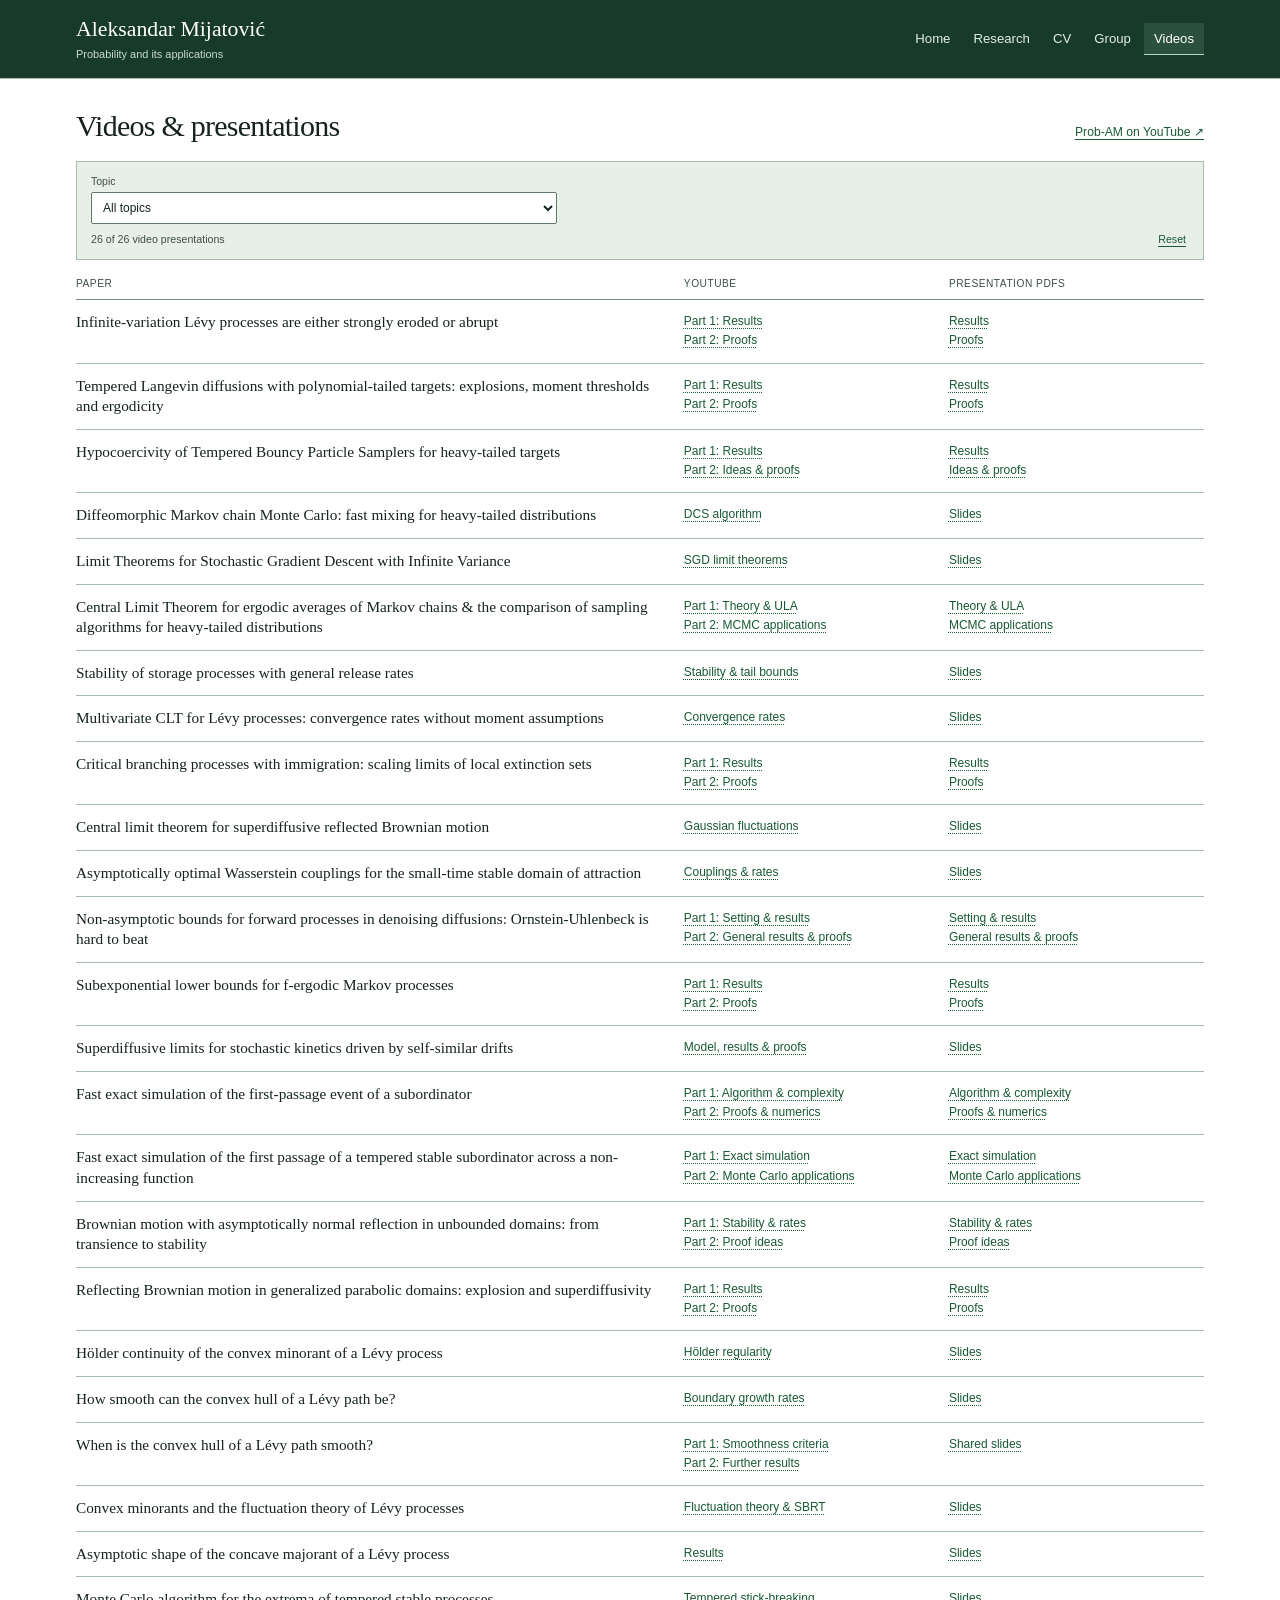
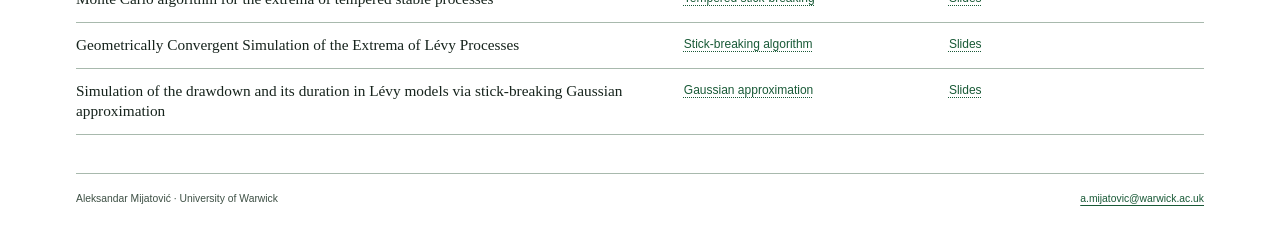
<file: videos.html>
<!doctype html>
<html lang="en">
  <head>
    <meta charset="utf-8">
    <meta name="viewport" content="width=device-width, initial-scale=1">
    <title>Research videos · Aleksandar Mijatović</title>
    <meta name="description" content="Aleksandar Mijatović, Professor of Probability at the University of Warwick. Research, publications, CV, group and videos.">
    <link rel="stylesheet" href="style.css">
    <script src="videos.js" defer></script>
  </head>
  <body>
    <a class="skip-link" href="#main">Skip to content</a>
    <header class="site-header">
      <div class="header-inner">
        <a class="brand" href="index.html">
          <strong>Aleksandar Mijatović</strong>
          <span>Probability and its applications</span>
        </a>
        <nav aria-label="Main navigation">
          <a href="index.html">Home</a>
          <a href="research.html">Research</a>
          <a href="cv.html">CV</a>
          <a href="group.html">Group</a>
          <a href="videos.html" aria-current="page">Videos</a>
        </nav>
      </div>
    </header>
    <main id="main">
      <div class="page-heading compact-heading">
        <h1>Videos & presentations</h1>
        <a href="https://www.youtube.com/channel/UCXSoLS_uKebYZ9GzgAF0ZsA">Prob-AM on YouTube ↗</a>
      </div>
      <form class="filters" id="filters">
        <div class="filter-row">
          <label>Topic<select id="topic"><option value="all">All topics</option><option value="sampling">MCMC &amp; sampling</option><option value="levy">Lévy processes</option><option value="diffusions">Diffusions &amp; SDEs</option><option value="limits">Limit theorems &amp; random walks</option><option value="numerics">Simulation &amp; numerical methods</option><option value="finance">Mathematical finance</option><option value="control">Stochastic control &amp; coupling</option><option value="geometry">Geometry &amp; topology</option><option value="ml">Statistics &amp; machine learning</option></select></label>
        </div>
        <div class="filter-summary">
          <span id="result-count" role="status" aria-live="polite">26 video presentations</span>
          <button type="reset" class="reset">Reset</button>
        </div>
      </form>
      <noscript>
        <p>All videos are listed below. Enable JavaScript to filter by topic.</p>
      </noscript>
      <table class="video-table">
        <thead>
          <tr>
            <th scope="col">Paper</th>
            <th scope="col">YouTube</th>
            <th scope="col">Presentation PDFs</th>
          </tr>
        </thead>
        <tbody id="videos">
          <tr data-paper="paper-98" data-topics="levy">
            <th scope="row">
              <a href="research.html#paper-98">Infinite-variation Lévy processes are either strongly eroded or abrupt</a>
            </th>
            <td>
              <a title="Results on the abrupt–strongly eroded dichotomy for infinite-variation Lévy processes, convex minorants and counterexamples to Vigon’s point-hitting conjecture." aria-label="Part 1: Results — Results on the abrupt–strongly eroded dichotomy for infinite-variation Lévy processes, convex minorants and counterexamples to Vigon’s point-hitting conjecture." href="https://www.youtube.com/watch?v=xWk_RV_JuSc">Part 1: Results</a>
              <br>
              <a title="Proof of the abrupt–strongly eroded dichotomy for infinite-variation Lévy processes." aria-label="Part 2: Proofs — Proof of the abrupt–strongly eroded dichotomy for infinite-variation Lévy processes." href="https://www.youtube.com/watch?v=SzlJq_Vi4xk">Part 2: Proofs</a>
            </td>
            <td>
              <a title="Presentation PDF for Results. Results on the abrupt–strongly eroded dichotomy for infinite-variation Lévy processes, convex minorants and counterexamples to Vigon’s point-hitting conjecture." aria-label="Results — presentation PDF" href="slides-36-strong-erosion-and-abruptness-part-1.pdf">Results</a>
              <br>
              <a title="Presentation PDF. Proof of the abrupt–strongly eroded dichotomy for infinite-variation Lévy processes." aria-label="Proofs — presentation PDF" href="slides-37-strong-erosion-and-abruptness-proofs.pdf">Proofs</a>
            </td>
          </tr>
          <tr data-paper="paper-99" data-topics="sampling diffusions">
            <th scope="row">
              <a href="research.html#paper-99">Tempered Langevin diffusions with polynomial-tailed targets: explosions, moment thresholds and ergodicity</a>
            </th>
            <td>
              <a title="Main results and intuition: explosion thresholds, moment thresholds, and the transition from polynomial to exponential and uniform ergodicity." aria-label="Part 1: Results — Main results and intuition: explosion thresholds, moment thresholds, and the transition from polynomial to exponential and uniform ergodicity." href="https://www.youtube.com/watch?v=P0yIqm6K5r0">Part 1: Results</a>
              <br>
              <a title="Proofs of explosion and non-explosion, moment thresholds, and ergodicity of tempered Langevin diffusions with polynomial-tailed targets." aria-label="Part 2: Proofs — Proofs of explosion and non-explosion, moment thresholds, and ergodicity of tempered Langevin diffusions with polynomial-tailed targets." href="https://www.youtube.com/watch?v=ygnPmOUINWM">Part 2: Proofs</a>
            </td>
            <td>
              <a title="Presentation PDF for Part 1: Main results and intuition on explosions, moment thresholds and ergodicity." aria-label="Results — Presentation PDF for Part 1: Main results and intuition on explosions, moment thresholds and ergodicity." href="slides-34-tempered-langevin-results.pdf">Results</a>
              <br>
              <a title="Presentation PDF for Part 2: Proofs of explosion and non-explosion, moment thresholds and ergodicity." aria-label="Proofs — Presentation PDF for Part 2: Proofs of explosion and non-explosion, moment thresholds and ergodicity." href="slides-35-tempered-langevin-proofs.pdf">Proofs</a>
            </td>
          </tr>
          <tr data-paper="paper-2" data-topics="sampling">
            <th scope="row">
              <a href="research.html#paper-2">Hypocoercivity of Tempered Bouncy Particle Samplers for heavy-tailed targets</a>
            </th>
            <td>
              <a title="Vinayak Niraj introduces hypocoercivity and mixing-time bounds that grow polynomially with dimension for heavy-tailed targets." aria-label="Part 1: Results — Vinayak Niraj introduces hypocoercivity and mixing-time bounds that grow polynomially with dimension for heavy-tailed targets." href="https://www.youtube.com/watch?v=HhlTlsyhhzY">Part 1: Results</a>
              <br>
              <a title="Vinayak explains hypocoercivity for underdamped Langevin dynamics, tempering, and the weighted Poincaré inequality for heavy-tailed targets." aria-label="Part 2: Ideas &amp; proofs — Vinayak explains hypocoercivity for underdamped Langevin dynamics, tempering, and the weighted Poincaré inequality for heavy-tailed targets." href="https://www.youtube.com/watch?v=tX93nqGz1WU">Part 2: Ideas &amp; proofs</a>
            </td>
            <td>
              <a title="Presentation PDF. Vinayak Niraj introduces hypocoercivity and mixing-time bounds that grow polynomially with dimension for heavy-tailed targets." aria-label="Results — Presentation PDF. Vinayak Niraj introduces hypocoercivity and mixing-time bounds that grow polynomially with dimension for heavy-tailed targets." href="slides-01-hypocoercivity-of-tempered-bouncy-particle-sampler-for-heavy-taile.pdf">Results</a>
              <br>
              <a title="Presentation PDF. Vinayak explains hypocoercivity for underdamped Langevin dynamics, tempering, and the weighted Poincaré inequality for heavy-tailed targets." aria-label="Ideas &amp; proofs — Presentation PDF. Vinayak explains hypocoercivity for underdamped Langevin dynamics, tempering, and the weighted Poincaré inequality for heavy-tailed targets." href="slides-02-part-ii-hypocoercivity-of-tbps-for-heavy-tailed-targets-ideas-and.pdf">Ideas &amp; proofs</a>
            </td>
          </tr>
          <tr data-paper="paper-4" data-topics="sampling">
            <th scope="row">
              <a href="research.html#paper-4">Diffeomorphic Markov chain Monte Carlo: fast mixing for heavy-tailed distributions</a>
            </th>
            <td>
              <a title="Diffeomorphic Contraction Sampler: polynomial-in-dimension mixing-time bounds and uniform ergodicity for targets with polynomial tails, without moment restrictions." aria-label="DCS algorithm — Diffeomorphic Contraction Sampler: polynomial-in-dimension mixing-time bounds and uniform ergodicity for targets with polynomial tails, without moment restrictions." href="https://www.youtube.com/watch?v=cOlmRLxeQM0">DCS algorithm</a>
            </td>
            <td>
              <a title="Presentation PDF. Diffeomorphic Contraction Sampler: polynomial-in-dimension mixing-time bounds and uniform ergodicity for targets with polynomial tails, without moment restrictions." aria-label="Slides — Presentation PDF. Diffeomorphic Contraction Sampler: polynomial-in-dimension mixing-time bounds and uniform ergodicity for targets with polynomial tails, without moment restrictions." href="slides-03-diffeomorphic-contraction-sampler-fast-mixing-for-heavy-tailed-dis.pdf">Slides</a>
            </td>
          </tr>
          <tr data-paper="paper-11" data-topics="ml limits">
            <th scope="row">
              <a href="research.html#paper-11">Limit Theorems for Stochastic Gradient Descent with Infinite Variance</a>
            </th>
            <td>
              <a title="Limit theorems for stochastic gradient descent with infinite-variance noise, covering constant and decreasing learning rates and their Ornstein–Uhlenbeck-type limits." aria-label="SGD limit theorems — Limit theorems for stochastic gradient descent with infinite-variance noise, covering constant and decreasing learning rates and their Ornstein–Uhlenbeck-type limits." href="https://www.youtube.com/watch?v=-MrVFJbA88w">SGD limit theorems</a>
            </td>
            <td>
              <a title="Presentation PDF. Limit theorems for stochastic gradient descent with infinite-variance noise, covering constant and decreasing learning rates and their Ornstein–Uhlenbeck-type limits." aria-label="Slides — Presentation PDF. Limit theorems for stochastic gradient descent with infinite-variance noise, covering constant and decreasing learning rates and their Ornstein–Uhlenbeck-type limits." href="slides-04-limit-theorems-for-stochastic-gradient-descent-with-infinite-varia.pdf">Slides</a>
            </td>
          </tr>
          <tr data-paper="paper-6" data-topics="sampling limits">
            <th scope="row">
              <a href="research.html#paper-6">Central Limit Theorem for ergodic averages of Markov chains &amp; the comparison of sampling algorithms for heavy-tailed distributions</a>
            </th>
            <td>
              <a title="Necessary conditions for ergodic central limit theorems, with applications to unadjusted Langevin algorithms with finite- and infinite-variance increments." aria-label="Part 1: Theory &amp; ULA — Necessary conditions for ergodic central limit theorems, with applications to unadjusted Langevin algorithms with finite- and infinite-variance increments." href="https://www.youtube.com/watch?v=m2y7U4cEqy4">Part 1: Theory &amp; ULA</a>
              <br>
              <a title="Applications to random walk Metropolis, MALA, the stereographic projection sampler and the independence sampler for heavy-tailed targets." aria-label="Part 2: MCMC applications — Applications to random walk Metropolis, MALA, the stereographic projection sampler and the independence sampler for heavy-tailed targets." href="https://www.youtube.com/watch?v=w8I_oOweuko">Part 2: MCMC applications</a>
            </td>
            <td>
              <a title="Presentation PDF. Necessary conditions for ergodic central limit theorems, with applications to unadjusted Langevin algorithms with finite- and infinite-variance increments." aria-label="Theory &amp; ULA — Presentation PDF. Necessary conditions for ergodic central limit theorems, with applications to unadjusted Langevin algorithms with finite- and infinite-variance increments." href="slides-05-clt-for-ergodic-averages-of-markov-chains-i-theory-and-ula-type-al.pdf">Theory &amp; ULA</a>
              <br>
              <a title="Presentation PDF. Applications to random walk Metropolis, MALA, the stereographic projection sampler and the independence sampler for heavy-tailed targets." aria-label="MCMC applications — Presentation PDF. Applications to random walk Metropolis, MALA, the stereographic projection sampler and the independence sampler for heavy-tailed targets." href="slides-06-clt-for-ergodic-averages-of-markov-chains-ii-unbiased-mcmc-algorit.pdf">MCMC applications</a>
            </td>
          </tr>
          <tr data-paper="paper-7" data-topics="levy">
            <th scope="row">
              <a href="research.html#paper-7">Stability of storage processes with general release rates</a>
            </th>
            <td>
              <a title="Miha Brešar describes ergodicity and stationary tail-decay rates for storage models with constant, linear and power-type release rates." aria-label="Stability &amp; tail bounds — Miha Brešar describes ergodicity and stationary tail-decay rates for storage models with constant, linear and power-type release rates." href="https://www.youtube.com/watch?v=TnvkYk2GxnM">Stability &amp; tail bounds</a>
            </td>
            <td>
              <a title="Presentation PDF. Miha Brešar describes ergodicity and stationary tail-decay rates for storage models with constant, linear and power-type release rates." aria-label="Slides — Presentation PDF. Miha Brešar describes ergodicity and stationary tail-decay rates for storage models with constant, linear and power-type release rates." href="slides-07-stability-of-storage-processes-with-general-release-rates.pdf">Slides</a>
            </td>
          </tr>
          <tr data-paper="paper-10" data-topics="levy limits">
            <th scope="row">
              <a href="research.html#paper-10">Multivariate CLT for Lévy processes: convergence rates without moment assumptions</a>
            </th>
            <td>
              <a title="A multivariate central limit theorem for Lévy processes: an integrability criterion for convex distance to a Gaussian, and why Berry–Esseen bounds deteriorate near two moments." aria-label="Convergence rates — A multivariate central limit theorem for Lévy processes: an integrability criterion for convex distance to a Gaussian, and why Berry–Esseen bounds deteriorate near two moments." href="https://www.youtube.com/watch?v=BL1aVeoGCY8">Convergence rates</a>
            </td>
            <td>
              <a title="Presentation PDF. A multivariate central limit theorem for Lévy processes: an integrability criterion for convex distance to a Gaussian, and why Berry–Esseen bounds deteriorate near two moments." aria-label="Slides — Presentation PDF. A multivariate central limit theorem for Lévy processes: an integrability criterion for convex distance to a Gaussian, and why Berry–Esseen bounds deteriorate near two moments." href="slides-08-multivariate-clt-for-levy-processes-convergence-rates-without-mome.pdf">Slides</a>
            </td>
          </tr>
          <tr data-paper="paper-8" data-topics="limits">
            <th scope="row">
              <a href="research.html#paper-8">Critical branching processes with immigration: scaling limits of local extinction sets</a>
            </th>
            <td>
              <a title="Joint scaling limits of a critical branching process with immigration and its local time at zero, with offspring and immigration laws in stable domains of attraction." aria-label="Part 1: Results — Joint scaling limits of a critical branching process with immigration and its local time at zero, with offspring and immigration laws in stable domains of attraction." href="https://www.youtube.com/watch?v=M6cBiiJt_90">Part 1: Results</a>
              <br>
              <a title="Proof of the joint scaling limit of the branching process and its local time at zero to a continuous-state branching process with immigration and its Markovian local time." aria-label="Part 2: Proofs — Proof of the joint scaling limit of the branching process and its local time at zero to a continuous-state branching process with immigration and its Markovian local time." href="https://www.youtube.com/watch?v=PCuIkPBApoE">Part 2: Proofs</a>
            </td>
            <td>
              <a title="Presentation PDF. Joint scaling limits of a critical branching process with immigration and its local time at zero, with offspring and immigration laws in stable domains of attraction." aria-label="Results — Presentation PDF. Joint scaling limits of a critical branching process with immigration and its local time at zero, with offspring and immigration laws in stable domains of attraction." href="slides-09-critical-branching-processes-with-immigration-scaling-limits-of-lo.pdf">Results</a>
              <br>
              <a title="Presentation PDF. Proof of the joint scaling limit of the branching process and its local time at zero to a continuous-state branching process with immigration and its Markovian local time." aria-label="Proofs — Presentation PDF. Proof of the joint scaling limit of the branching process and its local time at zero to a continuous-state branching process with immigration and its Markovian local time." href="slides-10-critical-branching-processes-with-immigration-scaling-limits-of-lo.pdf">Proofs</a>
            </td>
          </tr>
          <tr data-paper="paper-13" data-topics="limits diffusions">
            <th scope="row">
              <a href="research.html#paper-13">Central limit theorem for superdiffusive reflected Brownian motion</a>
            </th>
            <td>
              <a title="Gaussian fluctuations of superdiffusive reflected Brownian motion in generalised parabolic domains, including a joint limit for the bounded component and failure in rapidly narrowing domains." aria-label="Gaussian fluctuations — Gaussian fluctuations of superdiffusive reflected Brownian motion in generalised parabolic domains, including a joint limit for the bounded component and failure in rapidly narrowing domains." href="https://www.youtube.com/watch?v=SVcVtZafrVY">Gaussian fluctuations</a>
            </td>
            <td>
              <a title="Presentation PDF. Gaussian fluctuations of superdiffusive reflected Brownian motion in generalised parabolic domains, including a joint limit for the bounded component and failure in rapidly narrowing domains." aria-label="Slides — Presentation PDF. Gaussian fluctuations of superdiffusive reflected Brownian motion in generalised parabolic domains, including a joint limit for the bounded component and failure in rapidly narrowing domains." href="slides-11-central-limit-theorem-for-superdiffusive-reflected-brownian-motion.pdf">Slides</a>
            </td>
          </tr>
          <tr data-paper="paper-16" data-topics="levy control limits">
            <th scope="row">
              <a href="research.html#paper-16">Asymptotically optimal Wasserstein couplings for the small-time stable domain of attraction</a>
            </th>
            <td>
              <a title="Upper and lower convergence-rate bounds in the small-time stable domain of attraction, using two rate-optimal couplings of pure-jump Lévy processes." aria-label="Couplings &amp; rates — Upper and lower convergence-rate bounds in the small-time stable domain of attraction, using two rate-optimal couplings of pure-jump Lévy processes." href="https://www.youtube.com/watch?v=76eJD6a8Kko">Couplings &amp; rates</a>
            </td>
            <td>
              <a title="Presentation PDF. Upper and lower convergence-rate bounds in the small-time stable domain of attraction, using two rate-optimal couplings of pure-jump Lévy processes." aria-label="Slides — Presentation PDF. Upper and lower convergence-rate bounds in the small-time stable domain of attraction, using two rate-optimal couplings of pure-jump Lévy processes." href="slides-12-asymptotically-optimal-wasserstein-couplings-for-the-small-time-st.pdf">Slides</a>
            </td>
          </tr>
          <tr data-paper="paper-15" data-topics="ml diffusions">
            <th scope="row">
              <a href="research.html#paper-15">Non-asymptotic bounds for forward processes in denoising diffusions: Ornstein-Uhlenbeck is hard to beat</a>
            </th>
            <td>
              <a title="Miha Brešar introduces lower bounds for convergence of the forward process in denoising diffusion probabilistic models." aria-label="Part 1: Setting &amp; results — Miha Brešar introduces lower bounds for convergence of the forward process in denoising diffusion probabilistic models." href="https://www.youtube.com/watch?v=hQvfpwI0UPk">Part 1: Setting &amp; results</a>
              <br>
              <a title="The general lower-bound result for forward processes in denoising diffusions, together with its proof." aria-label="Part 2: General results &amp; proofs — The general lower-bound result for forward processes in denoising diffusions, together with its proof." href="https://www.youtube.com/watch?v=xjzVPOEkl44">Part 2: General results &amp; proofs</a>
            </td>
            <td>
              <a title="Presentation PDF. Miha Brešar introduces lower bounds for convergence of the forward process in denoising diffusion probabilistic models." aria-label="Setting &amp; results — Presentation PDF. Miha Brešar introduces lower bounds for convergence of the forward process in denoising diffusion probabilistic models." href="slides-13-non-asymptotic-bounds-for-denoising-diffusions-ornstein-uhlenbeck.pdf">Setting &amp; results</a>
              <br>
              <a title="Presentation PDF. The general lower-bound result for forward processes in denoising diffusions, together with its proof." aria-label="General results &amp; proofs — Presentation PDF. The general lower-bound result for forward processes in denoising diffusions, together with its proof." href="slides-14-non-asymptotic-bounds-for-denoising-diffusions-ornstein-uhlenbeck.pdf">General results &amp; proofs</a>
            </td>
          </tr>
          <tr data-paper="paper-12" data-topics="sampling">
            <th scope="row">
              <a href="research.html#paper-12">Subexponential lower bounds for f-ergodic Markov processes</a>
            </th>
            <td>
              <a title="A criterion for lower bounds on convergence in f-variation of a continuous-time ergodic Markov process to its invariant measure." aria-label="Part 1: Results — A criterion for lower bounds on convergence in f-variation of a continuous-time ergodic Markov process to its invariant measure." href="https://www.youtube.com/watch?v=FD37xTPrUCw">Part 1: Results</a>
              <br>
              <a title="Proofs of the main results on subexponential lower bounds for f-ergodic Markov processes." aria-label="Part 2: Proofs — Proofs of the main results on subexponential lower bounds for f-ergodic Markov processes." href="https://www.youtube.com/watch?v=r3eiRywC0js">Part 2: Proofs</a>
            </td>
            <td>
              <a title="Presentation PDF. A criterion for lower bounds on convergence in f-variation of a continuous-time ergodic Markov process to its invariant measure." aria-label="Results — Presentation PDF. A criterion for lower bounds on convergence in f-variation of a continuous-time ergodic Markov process to its invariant measure." href="slides-15-subexponential-lower-bounds-for-f-ergodic-markov-processes-part-i.pdf">Results</a>
              <br>
              <a title="Presentation PDF. Proofs of the main results on subexponential lower bounds for f-ergodic Markov processes." aria-label="Proofs — Presentation PDF. Proofs of the main results on subexponential lower bounds for f-ergodic Markov processes." href="slides-16-subexponential-lower-bounds-for-f-ergodic-markov-processes-part-ii.pdf">Proofs</a>
            </td>
          </tr>
          <tr data-paper="paper-9" data-topics="diffusions limits">
            <th scope="row">
              <a href="research.html#paper-9">Superdiffusive limits for stochastic kinetics driven by self-similar drifts</a>
            </th>
            <td>
              <a title="A Bessel-driven kinetic model with stochastic dimension exhibits superdiffusive growth. The first half covers the model and results; the second half discusses the proofs." aria-label="Model, results &amp; proofs — A Bessel-driven kinetic model with stochastic dimension exhibits superdiffusive growth. The first half covers the model and results; the second half discusses the proofs." href="https://www.youtube.com/watch?v=O20plic5Ko8">Model, results &amp; proofs</a>
            </td>
            <td>
              <a title="Presentation PDF. A Bessel-driven kinetic model with stochastic dimension exhibits superdiffusive growth. The first half covers the model and results; the second half discusses the proofs." aria-label="Slides — Presentation PDF. A Bessel-driven kinetic model with stochastic dimension exhibits superdiffusive growth. The first half covers the model and results; the second half discusses the proofs." href="slides-17-anomalous-diffusive-behaviour-for-bessel-driven-stochastic-kinetic.pdf">Slides</a>
            </td>
          </tr>
          <tr data-paper="paper-18" data-topics="numerics levy">
            <th scope="row">
              <a href="research.html#paper-18">Fast exact simulation of the first-passage event of a subordinator</a>
            </th>
            <td>
              <a title="An exact simulation algorithm for the first-passage event of a general subordinator, with complexity results." aria-label="Part 1: Algorithm &amp; complexity — An exact simulation algorithm for the first-passage event of a general subordinator, with complexity results." href="https://www.youtube.com/watch?v=yQJY-fDBS6Q">Part 1: Algorithm &amp; complexity</a>
              <br>
              <a title="Ideas behind the complexity theorem for the algorithm’s expected running time, followed by a numerical example." aria-label="Part 2: Proofs &amp; numerics — Ideas behind the complexity theorem for the algorithm’s expected running time, followed by a numerical example." href="https://www.youtube.com/watch?v=FKJJzjRqdp4">Part 2: Proofs &amp; numerics</a>
            </td>
            <td>
              <a title="Presentation PDF. An exact simulation algorithm for the first-passage event of a general subordinator, with complexity results." aria-label="Algorithm &amp; complexity — Presentation PDF. An exact simulation algorithm for the first-passage event of a general subordinator, with complexity results." href="slides-18-fast-exact-simulation-of-the-first-passage-event-of-a-subordinator.pdf">Algorithm &amp; complexity</a>
              <br>
              <a title="Presentation PDF. Ideas behind the complexity theorem for the algorithm’s expected running time, followed by a numerical example." aria-label="Proofs &amp; numerics — Presentation PDF. Ideas behind the complexity theorem for the algorithm’s expected running time, followed by a numerical example." href="slides-19-fast-exact-simulation-of-the-first-passage-event-of-a-subordinator.pdf">Proofs &amp; numerics</a>
            </td>
          </tr>
          <tr data-paper="paper-19" data-topics="numerics levy">
            <th scope="row">
              <a href="research.html#paper-19">Fast exact simulation of the first passage of a tempered stable subordinator across a non-increasing function</a>
            </th>
            <td>
              <a title="An exact simulation algorithm for the first passage of a tempered stable subordinator across a non-increasing function." aria-label="Part 1: Exact simulation — An exact simulation algorithm for the first passage of a tempered stable subordinator across a non-increasing function." href="https://www.youtube.com/watch?v=dO-cQeABHdM">Part 1: Exact simulation</a>
              <br>
              <a title="Jorge González Cázares explains Monte Carlo estimation of a fractional PDE solution using exact simulation of the first-passage event." aria-label="Part 2: Monte Carlo applications — Jorge González Cázares explains Monte Carlo estimation of a fractional PDE solution using exact simulation of the first-passage event." href="https://www.youtube.com/watch?v=e38c1LmrzfA">Part 2: Monte Carlo applications</a>
            </td>
            <td>
              <a title="Presentation PDF. An exact simulation algorithm for the first passage of a tempered stable subordinator across a non-increasing function." aria-label="Exact simulation — Presentation PDF. An exact simulation algorithm for the first passage of a tempered stable subordinator across a non-increasing function." href="slides-20-exact-simulation-of-the-first-passage-event-of-a-tempered-stable-s.pdf">Exact simulation</a>
              <br>
              <a title="Presentation PDF. Jorge González Cázares explains Monte Carlo estimation of a fractional PDE solution using exact simulation of the first-passage event." aria-label="Monte Carlo applications — Presentation PDF. Jorge González Cázares explains Monte Carlo estimation of a fractional PDE solution using exact simulation of the first-passage event." href="slides-21-monte-carlo-algorithm-based-on-exact-simulation-of-the-first-passa.pdf">Monte Carlo applications</a>
            </td>
          </tr>
          <tr data-paper="paper-20" data-topics="diffusions">
            <th scope="row">
              <a href="research.html#paper-20">Brownian motion with asymptotically normal reflection in unbounded domains: from transience to stability</a>
            </th>
            <td>
              <a title="Positive recurrence of normally reflected Brownian motion in unbounded generalised parabolic domains, with polynomial stationary-tail and convergence-rate bounds." aria-label="Part 1: Stability &amp; rates — Positive recurrence of normally reflected Brownian motion in unbounded generalised parabolic domains, with polynomial stationary-tail and convergence-rate bounds." href="https://www.youtube.com/watch?v=oDDDWdbPx74">Part 1: Stability &amp; rates</a>
              <br>
              <a title="Ideas behind the proof of the transience and stability results for Brownian motion with asymptotically normal reflection." aria-label="Part 2: Proof ideas — Ideas behind the proof of the transience and stability results for Brownian motion with asymptotically normal reflection." href="https://www.youtube.com/watch?v=1QYNYEWeAdI">Part 2: Proof ideas</a>
            </td>
            <td>
              <a title="Presentation PDF. Positive recurrence of normally reflected Brownian motion in unbounded generalised parabolic domains, with polynomial stationary-tail and convergence-rate bounds." aria-label="Stability &amp; rates — Presentation PDF. Positive recurrence of normally reflected Brownian motion in unbounded generalised parabolic domains, with polynomial stationary-tail and convergence-rate bounds." href="slides-22-brownian-motion-with-asymptotically-normal-reflection-from-transie.pdf">Stability &amp; rates</a>
              <br>
              <a title="Presentation PDF. Ideas behind the proof of the transience and stability results for Brownian motion with asymptotically normal reflection." aria-label="Proof ideas — Presentation PDF. Ideas behind the proof of the transience and stability results for Brownian motion with asymptotically normal reflection." href="slides-23-brownian-motion-with-asymptotically-normal-reflection-from-transie.pdf">Proof ideas</a>
            </td>
          </tr>
          <tr data-paper="paper-26" data-topics="diffusions">
            <th scope="row">
              <a href="research.html#paper-26">Reflecting Brownian motion in generalized parabolic domains: explosion and superdiffusivity</a>
            </th>
            <td>
              <a title="The behaviour of an obliquely reflecting Brownian particle in a generalised parabolic domain: explosion and superdiffusivity." aria-label="Part 1: Results — The behaviour of an obliquely reflecting Brownian particle in a generalised parabolic domain: explosion and superdiffusivity." href="https://www.youtube.com/watch?v=oboxbWqvqtk">Part 1: Results</a>
              <br>
              <a title="Further analysis and proofs for explosion and superdiffusivity of reflected Brownian motion in generalised parabolic domains." aria-label="Part 2: Proofs — Further analysis and proofs for explosion and superdiffusivity of reflected Brownian motion in generalised parabolic domains." href="https://www.youtube.com/watch?v=E1g0C22pQWU">Part 2: Proofs</a>
            </td>
            <td>
              <a title="Presentation PDF. The behaviour of an obliquely reflecting Brownian particle in a generalised parabolic domain: explosion and superdiffusivity." aria-label="Results — Presentation PDF. The behaviour of an obliquely reflecting Brownian particle in a generalised parabolic domain: explosion and superdiffusivity." href="slides-24-explosion-and-superdiffusivity-of-reflected-brownian-motion.pdf">Results</a>
              <br>
              <a title="Presentation PDF. Further analysis and proofs for explosion and superdiffusivity of reflected Brownian motion in generalised parabolic domains." aria-label="Proofs — Presentation PDF. Further analysis and proofs for explosion and superdiffusivity of reflected Brownian motion in generalised parabolic domains." href="slides-25-explosion-and-superdiffusivity-of-reflected-brownian-motion-part-2.pdf">Proofs</a>
            </td>
          </tr>
          <tr data-paper="paper-25" data-topics="levy">
            <th scope="row">
              <a href="research.html#paper-25">Hölder continuity of the convex minorant of a Lévy process</a>
            </th>
            <td>
              <a title="David Kramer-Bang describes a characterisation of the Hölder continuity of convex minorants, covering all Hölder exponents and nearly all Lévy processes." aria-label="Hölder regularity — David Kramer-Bang describes a characterisation of the Hölder continuity of convex minorants, covering all Hölder exponents and nearly all Lévy processes." href="https://www.youtube.com/watch?v=PKvSg2tKqfs">Hölder regularity</a>
            </td>
            <td>
              <a title="Presentation PDF. David Kramer-Bang describes a characterisation of the Hölder continuity of convex minorants, covering all Hölder exponents and nearly all Lévy processes." aria-label="Slides — Presentation PDF. David Kramer-Bang describes a characterisation of the Hölder continuity of convex minorants, covering all Hölder exponents and nearly all Lévy processes." href="slides-26-holder-continuity-of-the-convex-minorant-of-a-levy-process.pdf">Slides</a>
            </td>
          </tr>
          <tr data-paper="paper-24" data-topics="levy">
            <th scope="row">
              <a href="research.html#paper-24">How smooth can the convex hull of a Lévy path be?</a>
            </th>
            <td>
              <a title="Growth rates of the derivative of the boundary of the convex hull of a Lévy path." aria-label="Boundary growth rates — Growth rates of the derivative of the boundary of the convex hull of a Lévy path." href="https://www.youtube.com/watch?v=9uCge3eMHQg">Boundary growth rates</a>
            </td>
            <td>
              <a title="Presentation PDF. Growth rates of the derivative of the boundary of the convex hull of a Lévy path." aria-label="Slides — Presentation PDF. Growth rates of the derivative of the boundary of the convex hull of a Lévy path." href="slides-27-how-smooth-can-a-convex-hull-of-a-levy-path-be.pdf">Slides</a>
            </td>
          </tr>
          <tr data-paper="paper-22" data-topics="levy">
            <th scope="row">
              <a href="research.html#paper-22">When is the convex hull of a Lévy path smooth?</a>
            </th>
            <td>
              <a title="Jorge González Cázares introduces results characterising the smoothness of the convex hull of a Lévy path." aria-label="Part 1: Smoothness criteria — Jorge González Cázares introduces results characterising the smoothness of the convex hull of a Lévy path." href="https://www.youtube.com/watch?v=qPxBqaq2AsQ">Part 1: Smoothness criteria</a>
              <br>
              <a title="The second part of Jorge’s presentation on the characterisation of smoothness of the convex hull of a Lévy path. The linked slides cover both parts." aria-label="Part 2: Further results — The second part of Jorge’s presentation on the characterisation of smoothness of the convex hull of a Lévy path. The linked slides cover both parts." href="https://www.youtube.com/watch?v=Z-LtWuh6Ulg">Part 2: Further results</a>
            </td>
            <td>
              <a title="Presentation PDF. The second part of Jorge’s presentation on the characterisation of smoothness of the convex hull of a Lévy path. The linked slides cover both parts." aria-label="Shared slides — Presentation PDF. The second part of Jorge’s presentation on the characterisation of smoothness of the convex hull of a Lévy path. The linked slides cover both parts." href="slides-28-when-is-the-convex-hull-of-a-levy-path-smooth-part-2.pdf">Shared slides</a>
            </td>
          </tr>
          <tr data-paper="paper-32" data-topics="levy">
            <th scope="row">
              <a href="research.html#paper-32">Convex minorants and the fluctuation theory of Lévy processes</a>
            </th>
            <td>
              <a title="The first half derives fluctuation theory using convex minorants; the second proves the stick-breaking representation theorem, stated at 8:38." aria-label="Fluctuation theory &amp; SBRT — The first half derives fluctuation theory using convex minorants; the second proves the stick-breaking representation theorem, stated at 8:38." href="https://www.youtube.com/watch?v=hEg4YmxOgXA">Fluctuation theory &amp; SBRT</a>
            </td>
            <td>
              <a title="Presentation PDF. The first half derives fluctuation theory using convex minorants; the second proves the stick-breaking representation theorem, stated at 8:38." aria-label="Slides — Presentation PDF. The first half derives fluctuation theory using convex minorants; the second proves the stick-breaking representation theorem, stated at 8:38." href="slides-29-convex-minorant-and-fluctuation-theory-of-levy-processes.pdf">Slides</a>
            </td>
          </tr>
          <tr data-paper="paper-30" data-topics="levy limits">
            <th scope="row">
              <a href="research.html#paper-30">Asymptotic shape of the concave majorant of a Lévy process</a>
            </th>
            <td>
              <a title="David Kramer-Bang presents the results on the asymptotic shape of the concave majorant of a Lévy process." aria-label="Results — David Kramer-Bang presents the results on the asymptotic shape of the concave majorant of a Lévy process." href="https://www.youtube.com/watch?v=b0AOJm-dE3g">Results</a>
            </td>
            <td>
              <a title="Presentation PDF. David Kramer-Bang presents the results on the asymptotic shape of the concave majorant of a Lévy process." aria-label="Slides — Presentation PDF. David Kramer-Bang presents the results on the asymptotic shape of the concave majorant of a Lévy process." href="slides-30-asymptotic-shape-of-the-concave-majorant-of-a-levy-process.pdf">Slides</a>
            </td>
          </tr>
          <tr data-paper="paper-28" data-topics="numerics levy">
            <th scope="row">
              <a href="research.html#paper-28">Monte Carlo algorithm for the extrema of tempered stable processes</a>
            </th>
            <td>
              <a title="Jorge González Cázares describes geometric convergence for simulation of tempered stable processes, including CGMY, with barrier-option applications and Monte Carlo and multilevel Monte Carlo estimators." aria-label="Tempered stick-breaking — Jorge González Cázares describes geometric convergence for simulation of tempered stable processes, including CGMY, with barrier-option applications and Monte Carlo and multilevel Monte Carlo estimators." href="https://www.youtube.com/watch?v=FJG6A3zk2lI">Tempered stick-breaking</a>
            </td>
            <td>
              <a title="Presentation PDF. Jorge González Cázares describes geometric convergence for simulation of tempered stable processes, including CGMY, with barrier-option applications and Monte Carlo and multilevel Monte Carlo estimators." aria-label="Slides — Presentation PDF. Jorge González Cázares describes geometric convergence for simulation of tempered stable processes, including CGMY, with barrier-option applications and Monte Carlo and multilevel Monte Carlo estimators." href="slides-31-tsb-alg-video.pdf">Slides</a>
            </td>
          </tr>
          <tr data-paper="paper-33" data-topics="numerics levy">
            <th scope="row">
              <a href="research.html#paper-33">Geometrically Convergent Simulation of the Extrema of Lévy Processes</a>
            </th>
            <td>
              <a title="The stick-breaking algorithm simulates Lévy extrema with geometrically small bias, requiring only the ability to sample increments of the Lévy process." aria-label="Stick-breaking algorithm — The stick-breaking algorithm simulates Lévy extrema with geometrically small bias, requiring only the ability to sample increments of the Lévy process." href="https://www.youtube.com/watch?v=P3vHmJUCFbU">Stick-breaking algorithm</a>
            </td>
            <td>
              <a title="Presentation PDF. The stick-breaking algorithm simulates Lévy extrema with geometrically small bias, requiring only the ability to sample increments of the Lévy process." aria-label="Slides — Presentation PDF. The stick-breaking algorithm simulates Lévy extrema with geometrically small bias, requiring only the ability to sample increments of the Lévy process." href="slides-32-sb-algorithm-for-the-simulation-of-the-extrema-of-levy-processes.pdf">Slides</a>
            </td>
          </tr>
          <tr data-paper="paper-29" data-topics="numerics levy finance">
            <th scope="row">
              <a href="research.html#paper-29">Simulation of the drawdown and its duration in Lévy models via stick-breaking Gaussian approximation</a>
            </th>
            <td>
              <a title="Stick-breaking with a Gaussian approximation when Lévy increments cannot be sampled, including locally Lipschitz and discontinuous payoffs and comparison with other methods." aria-label="Gaussian approximation — Stick-breaking with a Gaussian approximation when Lévy increments cannot be sampled, including locally Lipschitz and discontinuous payoffs and comparison with other methods." href="https://www.youtube.com/watch?v=EL0v2QUb5tQ">Gaussian approximation</a>
            </td>
            <td>
              <a title="Presentation PDF. Stick-breaking with a Gaussian approximation when Lévy increments cannot be sampled, including locally Lipschitz and discontinuous payoffs and comparison with other methods." aria-label="Slides — Presentation PDF. Stick-breaking with a Gaussian approximation when Lévy increments cannot be sampled, including locally Lipschitz and discontinuous payoffs and comparison with other methods." href="slides-33-stick-breaking-gaussian-simulation-extrema-of-levy-processes.pdf">Slides</a>
            </td>
          </tr>
        </tbody>
      </table>
      <p id="empty" class="empty" hidden>No videos match. Try another topic or reset.</p>
    </main>
    <footer>
      <span>Aleksandar Mijatović · University of Warwick</span>
      <a href="mailto:a.mijatovic@warwick.ac.uk">a.mijatovic@warwick.ac.uk</a>
    </footer>
  </body>
</html>
</file>
<file: style.css>
:root{color-scheme:dark;--ink:#dce2dd;--muted:#a6b1aa;--paper:#101412;--line:#303b34;--accent:#a0cdb2;--tint:#1a251f;--panel:#141c17;font:15px/1.48 -apple-system,BlinkMacSystemFont,"Segoe UI",Helvetica,Arial,sans-serif;color:var(--ink);background:var(--paper)}
*{box-sizing:border-box}body{margin:0}a{color:var(--accent);text-underline-offset:3px;text-decoration-thickness:1px}a:hover{color:#d0e8d8}button,input,select{font:inherit}button,select{cursor:pointer}button,a,input,select{touch-action:manipulation}a:focus-visible,button:focus-visible,input:focus-visible,select:focus-visible{outline:2px solid #e2b56c;outline-offset:3px}h1,h2,h3,p{margin-top:0}h1,h2,h3{font-family:Georgia,"Times New Roman",serif;font-weight:400;line-height:1.25;color:#e4eae5}h1{font-size:2rem;letter-spacing:-.025em;margin-bottom:12px}h2{font-size:1.35rem;margin-bottom:12px}h3{font-size:1.07rem}p{margin-bottom:12px}
.site-header{background:#121d17;border-bottom:1px solid var(--line)}.header-inner{max-width:1180px;margin:auto;padding:16px 26px;display:flex;justify-content:space-between;align-items:center;gap:24px}.brand{display:flex;flex-direction:column;color:#e4eae5;text-decoration:none}.brand strong{font:1.45rem/1.2 Georgia,"Times New Roman",serif;font-weight:400}.brand span{font-size:.73rem;color:var(--muted);margin-top:4px}.site-header nav{display:flex;gap:3px;flex-wrap:wrap}.site-header nav a{padding:6px 10px;color:#b8c4bb;text-decoration:none;font-size:.88rem}.site-header nav a:hover,.site-header nav a[aria-current]{color:#e0eae2;background:var(--tint)}.site-header nav a[aria-current]{box-shadow:inset 0 -1px var(--accent)}main{max-width:1180px;margin:auto;padding:28px 26px 38px}.eyebrow,.label{text-transform:uppercase;font-size:.67rem;font-weight:600;letter-spacing:.1em;color:var(--muted)}.eyebrow{margin-bottom:10px}.lead{font-size:1.1rem;color:var(--accent);margin-bottom:15px}.home-layout{display:grid;grid-template-columns:minmax(0,1fr) 220px;gap:50px}.home-copy>p:not(.eyebrow):not(.lead){max-width:720px}.actions{display:flex;flex-wrap:wrap;gap:10px;margin:20px 0 24px}.button{display:inline-block;padding:7px 12px;background:#254533;color:#e1f0e4;text-decoration:none;border:1px solid #487055;border-radius:2px;font-size:.83rem}.button:hover{background:#355c43;color:#fff}.button.secondary{background:var(--tint);color:var(--accent);border-color:var(--line)}.home-block{border-top:1px solid var(--line);padding-top:18px;margin-top:18px}.contact-grid{display:grid;grid-template-columns:1fr 1fr;gap:18px;font-size:.85rem}.contact-grid p{margin-top:6px}.portrait{width:100%;height:auto;aspect-ratio:4/5;object-fit:cover;border-radius:2px}.profile-links{display:flex;flex-wrap:wrap;gap:6px 12px;padding-top:13px}.profile-links .label{width:100%;margin-bottom:2px}.profile-links a{font-size:.8rem}.topic-section{border-top:1px solid var(--line);margin-top:26px;padding-top:18px}.topic-grid{display:grid;grid-template-columns:repeat(3,1fr);gap:0 24px}.topic-grid a{padding:7px 0;border-bottom:1px solid var(--line);font-size:.81rem;text-decoration:none}.page-heading{margin-bottom:20px;max-width:900px}.page-heading h1{margin-bottom:8px}.page-heading p:not(.eyebrow){color:var(--muted)}.compact-heading{display:flex;align-items:baseline;justify-content:space-between;gap:15px;max-width:none;margin-bottom:16px}.compact-heading h1{margin:0}.compact-heading>a{font-size:.81rem}
.filters{padding:12px 14px 8px;background:var(--panel);border:1px solid var(--line);margin-bottom:8px}.filter-row{display:grid;grid-template-columns:minmax(180px,1.6fr) 160px 145px minmax(135px,1fr);gap:12px}.filter-row label{font-size:.7rem;color:var(--muted);display:flex;flex-direction:column;gap:3px}.search-label{max-width:230px}input,select{min-width:0;width:100%;border:1px solid #405247;border-radius:2px;padding:5px 7px;background:#101812;color:var(--ink);font-size:.8rem;min-height:32px}.filter-summary{display:flex;justify-content:space-between;align-items:center;gap:15px;font-size:.71rem;color:var(--muted);margin-top:5px}.reset{border:0;background:none;padding:3px;color:var(--accent);text-decoration:underline;text-underline-offset:3px}.paper{display:grid;grid-template-columns:38px minmax(0,1fr);gap:12px;padding:12px 0;border-bottom:1px solid #28332b;scroll-margin-top:20px}.paper-year{font-size:.78rem;color:var(--muted);font-variant-numeric:tabular-nums;padding-top:2px}.paper h3{font-size:1.03rem;line-height:1.3;margin:0 0 4px}.paper .citation{font-size:.81rem;line-height:1.5;color:var(--muted);margin:0}.citation .authors{color:#cbd5cd}.citation a{white-space:normal}.group-heading{font-size:1.35rem;margin:24px 0 0;border-bottom:1px solid var(--line);padding-bottom:8px}.empty{padding:24px;text-align:center;color:var(--muted)}
.contents{display:flex;flex-wrap:wrap;gap:6px 20px;padding:10px 0;margin-bottom:20px;border-block:1px solid var(--line);font-size:.8rem}.prose{max-width:1000px}.prose h2{margin:28px 0 14px;scroll-margin-top:20px}.prose h3{margin:18px 0 8px}.prose ul{padding-left:20px}.prose li{padding-left:3px;margin:0 0 12px}.prose p{font-size:.87rem}.prose>br{display:none}.group-section{margin-top:26px}.group-section:first-of-type{margin-top:0}.group-section>h2{padding-bottom:9px;border-bottom:1px solid var(--line)}.member-grid{display:grid;grid-template-columns:repeat(3,minmax(0,1fr));gap:24px 25px;margin-top:16px}.member{display:flex;gap:13px;align-items:flex-start}.member img{width:100px;height:125px;object-fit:cover;object-position:center top;border-radius:2px}.member h3{font-size:1rem;margin:0 0 8px}.member h3 a{text-decoration:none}.member p{font-size:.76rem;color:var(--muted);line-height:1.5;margin:0}.alumni-grid{display:grid;grid-template-columns:repeat(2,minmax(0,1fr));gap:0 24px}.alumnus{padding:12px 0;border-bottom:1px solid #28332b}.alumnus p{font-size:.8rem;line-height:1.5;margin:0;color:var(--muted)}.alumnus a{color:var(--accent)}
.video-table{width:100%;border-collapse:collapse;text-align:left;font-size:.8rem}.video-table thead th{font-size:.68rem;letter-spacing:.05em;text-transform:uppercase;color:var(--muted);font-weight:500;padding:8px 10px;border-bottom:1px solid #536456}.video-table tbody th,.video-table td{border-bottom:1px solid var(--line);padding:12px 10px;vertical-align:top}.video-table tbody th{font:1.02rem/1.35 Georgia,"Times New Roman",serif;font-weight:400;width:62%}.video-table tbody th a{color:var(--ink);text-decoration:none}.video-table tbody th a:hover{color:var(--accent);text-decoration:underline}.video-table td{width:19%;line-height:1.6}.video-table td a{white-space:nowrap}.video-table th:first-child{padding-left:0}.video-table td:last-child{padding-right:0}footer{max-width:1128px;margin:auto;border-top:1px solid var(--line);padding:17px 0 24px;display:flex;justify-content:space-between;gap:12px;font-size:.69rem;color:var(--muted)}.skip-link{position:absolute;top:-100px;left:12px;background:var(--paper);padding:10px;z-index:5}.skip-link:focus{top:8px}[hidden]{display:none!important}
@media(max-width:1000px){.member-grid{grid-template-columns:repeat(2,minmax(0,1fr))}.filter-row{grid-template-columns:minmax(0,1.4fr) minmax(0,1fr) minmax(0,1fr) minmax(0,1fr)}}
@media(max-width:760px){.header-inner{flex-direction:column;align-items:flex-start;gap:11px;padding:15px 20px}.site-header nav a:first-child{margin-left:-10px}main{padding:23px 20px 30px}.home-layout{grid-template-columns:minmax(0,1fr) 175px;gap:27px}.contact-grid{grid-template-columns:1fr;gap:0}.filter-row{grid-template-columns:minmax(0,1fr) minmax(0,1fr);gap:8px 12px}.search-label{max-width:none}.filters{padding:10px 12px 7px}.topic-grid{grid-template-columns:1fr 1fr}.video-table tbody th{width:54%}.video-table td{width:23%}.member-grid{gap:20px 18px}.member{flex-direction:column}.member img{width:110px;height:130px}.alumni-grid{grid-template-columns:1fr}footer{margin-inline:20px}}
@media(max-width:480px){h1{font-size:1.75rem}.brand strong{font-size:1.3rem}.site-header nav a{font-size:.83rem;padding:5px 9px}.home-layout{display:flex;flex-direction:column;gap:20px}.profile{display:grid;grid-template-columns:110px minmax(0,1fr);gap:20px}.profile-links{padding-top:0;align-content:start}.profile-links a{font-size:.8rem}.topic-grid{grid-template-columns:1fr}.paper{grid-template-columns:31px minmax(0,1fr);gap:9px;padding:11px 0}.paper h3{font-size:1rem}.paper .citation{font-size:.79rem}.paper-year{font-size:.7rem}.compact-heading{display:block}.compact-heading>a{display:inline-block;margin-top:6px}.video-table{font-size:.72rem}.video-table thead th{font-size:.62rem;padding:8px 5px}.video-table tbody th{font-size:.9rem;width:51%}.video-table tbody th,.video-table td{padding:10px 5px}.video-table td{width:24.5%}.video-table td a{white-space:normal}.member p{font-size:.75rem}.member h3{font-size:.96rem}.member-grid{gap:23px 18px}footer{flex-direction:column;gap:6px}}
@media print{:root{color-scheme:light;--ink:#111;--muted:#333;--paper:white;--line:#bbb;--accent:#222;--tint:#eee}.site-header,footer,.filters,.actions,.contents,.skip-link{display:none}main{padding:0;max-width:none}h1,h2,h3,.citation .authors{color:#111}.paper,.member,.video-table tr{break-inside:avoid}a{color:inherit}.profile{max-width:180px}body{background:white}}
/* Compact topic links, descriptive media links, and the short CV. */
.paper .paper-topics{display:flex;flex-wrap:wrap;gap:3px 12px;font-size:.68rem;line-height:1.4;margin:5px 0 0}.paper-topics a{color:#a6bbae;text-decoration:none}.paper-topics a:hover{text-decoration:underline;color:var(--accent)}
.video-table{table-layout:fixed}.video-table thead th:first-child{width:53%}.video-table tbody th{width:53%}.video-table td{width:23.5%;overflow-wrap:anywhere}.video-table td a{white-space:normal}.video-table td a[title]{text-decoration-style:dotted}
.alumnus{padding:16px 0}.alumnus h3{font-family:inherit;font-size:.91rem;margin:0 0 7px;line-height:1.3}.alumnus h3 strong{font-weight:700;color:var(--ink)}.alumnus h3 a{text-decoration:none;color:var(--accent)}.alumnus p{line-height:1.65;overflow-wrap:anywhere}
.cv-intro{max-width:970px;font-size:.88rem;color:var(--muted);margin:0 0 23px}.cv-grid{display:grid;grid-template-columns:1fr 1fr;gap:34px}.cv-section h2{font-size:1.24rem;border-bottom:1px solid var(--line);padding-bottom:9px;margin:0 0 14px}.cv-section+.cv-section{margin-top:24px}.cv-timeline{display:grid;grid-template-columns:100px minmax(0,1fr);gap:13px 14px;margin:0}.cv-timeline dt{font-size:.74rem;color:var(--muted);font-variant-numeric:tabular-nums;padding-top:2px}.cv-timeline dd{margin:0;font-size:.8rem}.cv-timeline dd strong{font-weight:600;color:var(--ink)}.cv-timeline dd span{display:block;font-size:.77rem;color:var(--muted);margin-top:3px}.cv-service{list-style:none;padding:0;margin:0;font-size:.8rem;color:var(--muted)}.cv-service li{margin-bottom:11px}.cv-service strong{color:var(--ink);font-weight:600}.cv-supervision{margin-top:24px}.cv-supervision p{font-size:.83rem;color:var(--muted);margin:0}
@media(max-width:760px){.cv-grid{grid-template-columns:1fr;gap:25px}.video-table thead th:first-child,.video-table tbody th{width:42%}.video-table td{width:29%}}
@media(max-width:480px){.cv-timeline{grid-template-columns:84px minmax(0,1fr);gap:13px 10px}.video-table thead th:first-child,.video-table tbody th{width:40%}.video-table td{width:30%}}

/* Follow the visitor's browser or operating-system colour preference. */
@media screen and (prefers-color-scheme: light) {
  :root {
    color-scheme: light;
    --ink: #16231c;
    --muted: #3e5045;
    --paper: #ffffff;
    --line: #a8b9ad;
    --accent: #185936;
    --tint: #dce8df;
    --panel: #e8efe9;
  }

  h1, h2, h3, .brand { color: var(--ink); }
  a:hover { color: #103d25; }
  .site-header { background: #173a2b; }
  .site-header .brand { color: #ffffff; }
  .site-header .brand span { color: #c7dbce; }
  .site-header nav a { color: #e1eee5; }
  .site-header nav a:hover,
  .site-header nav a[aria-current] { color: #ffffff; background: #2b503d; }
  .site-header nav a[aria-current] { box-shadow: inset 0 -1px #b5d9c1; }
  input, select { border-color: #607b68; background: #fff; }
  a:focus-visible, button:focus-visible,
  input:focus-visible, select:focus-visible { outline-color: #805b13; }
  .paper, .alumnus { border-bottom-color: var(--line); }
  .citation .authors { color: #263c2e; }
  .video-table thead th { border-bottom-color: #738e7c; }
  .paper-topics a { color: #315a3f; }
}
</file>
